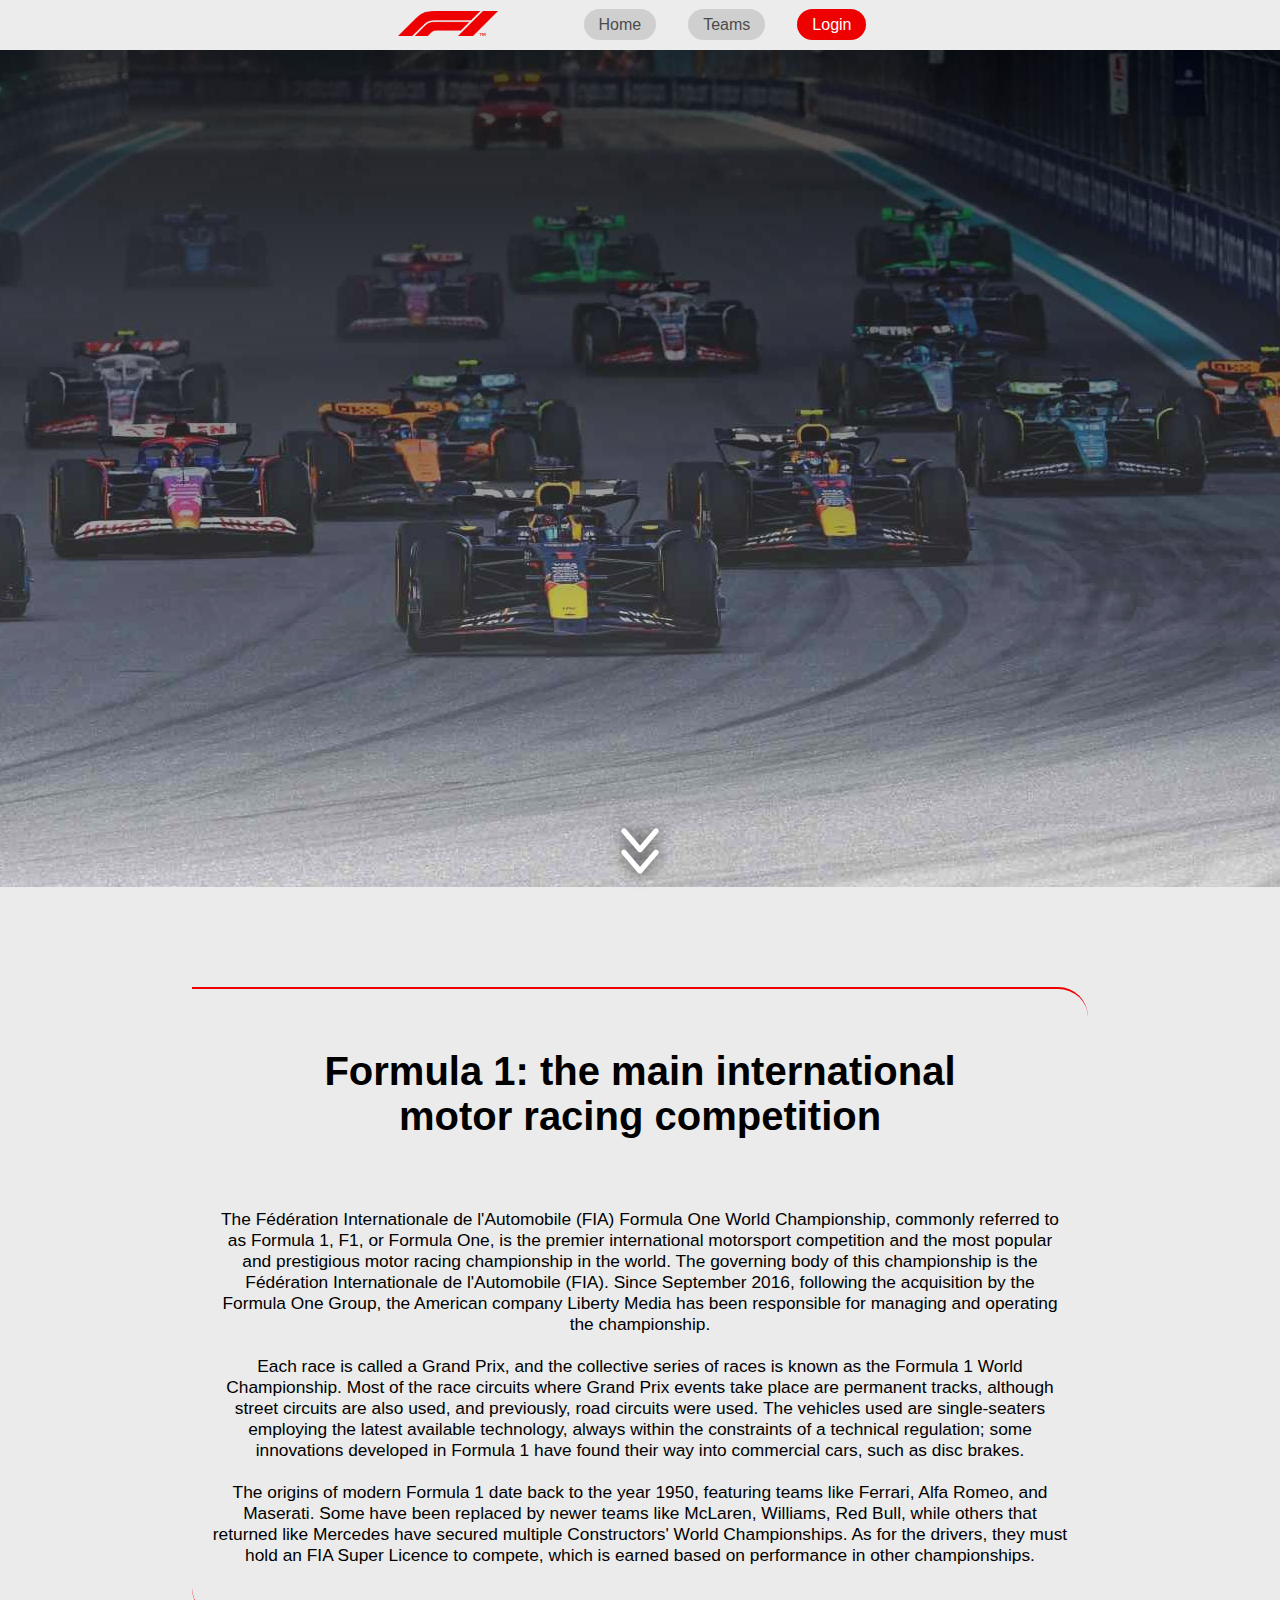
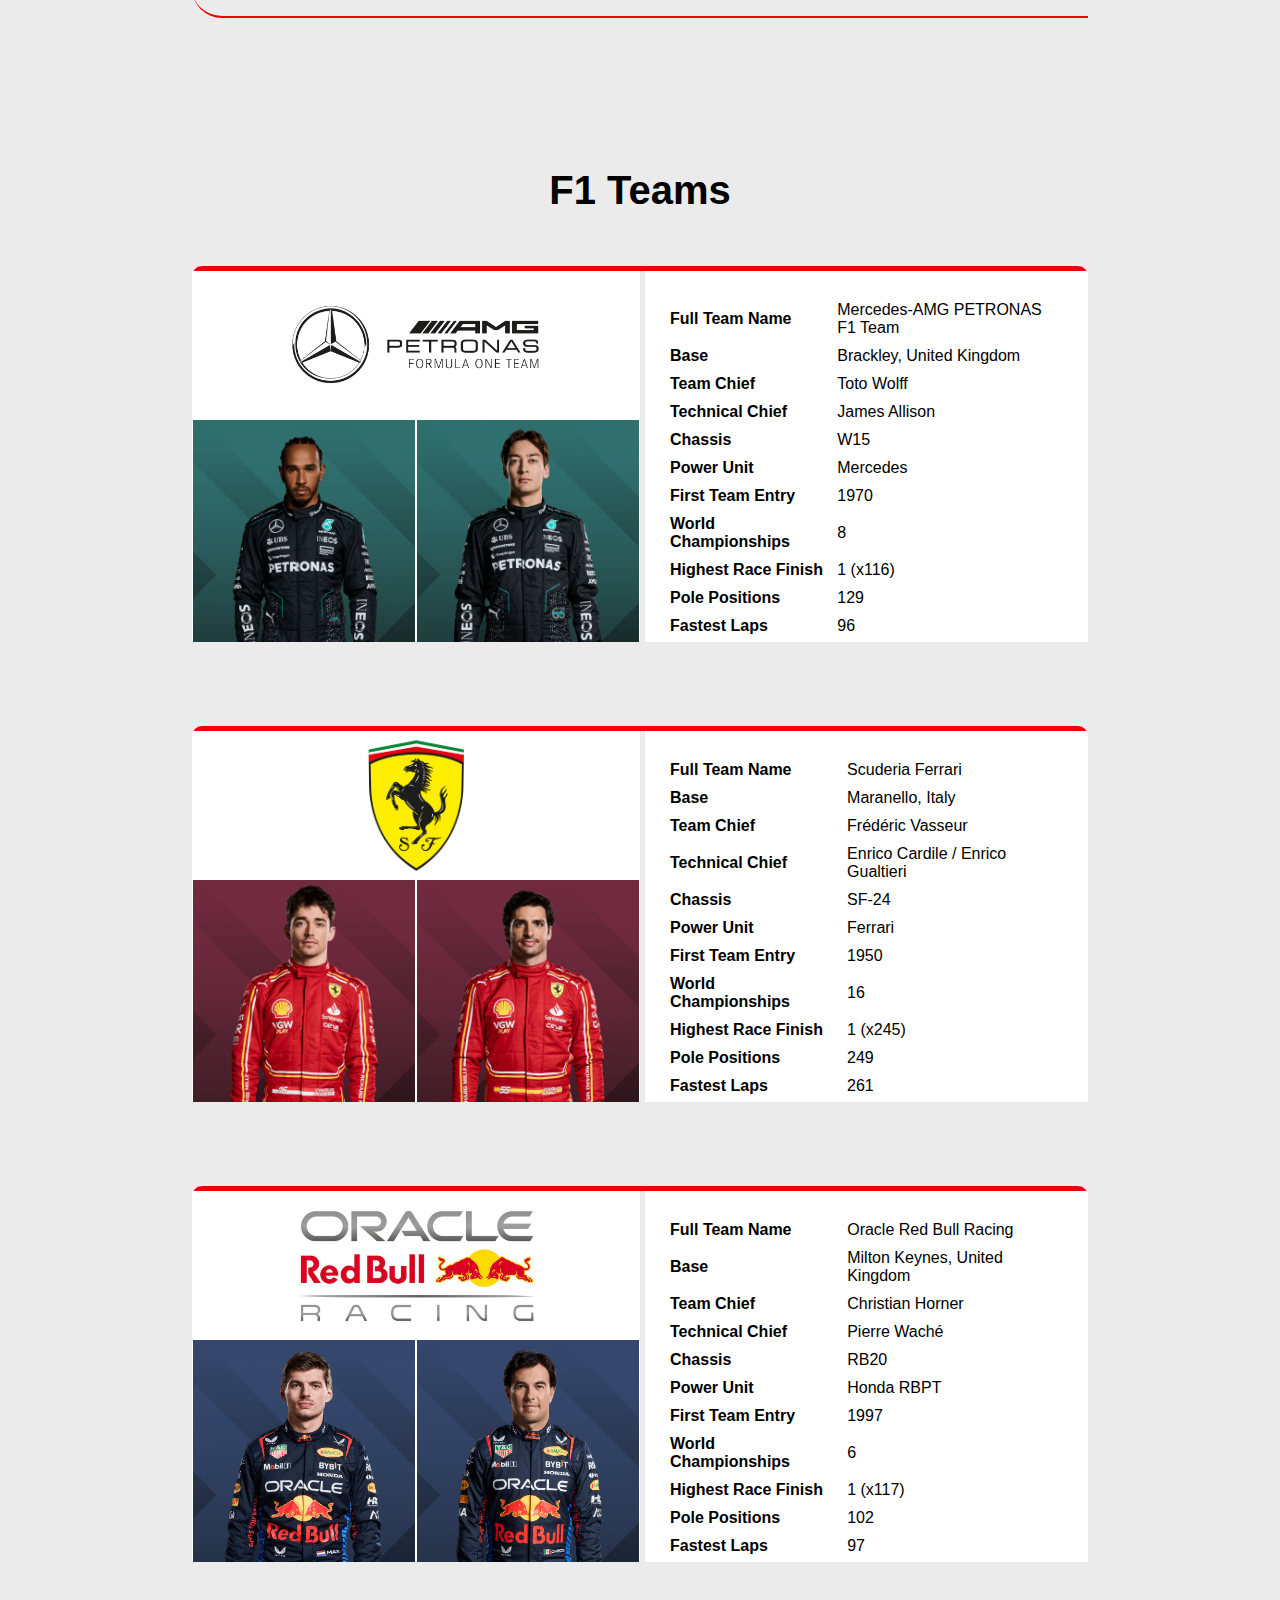
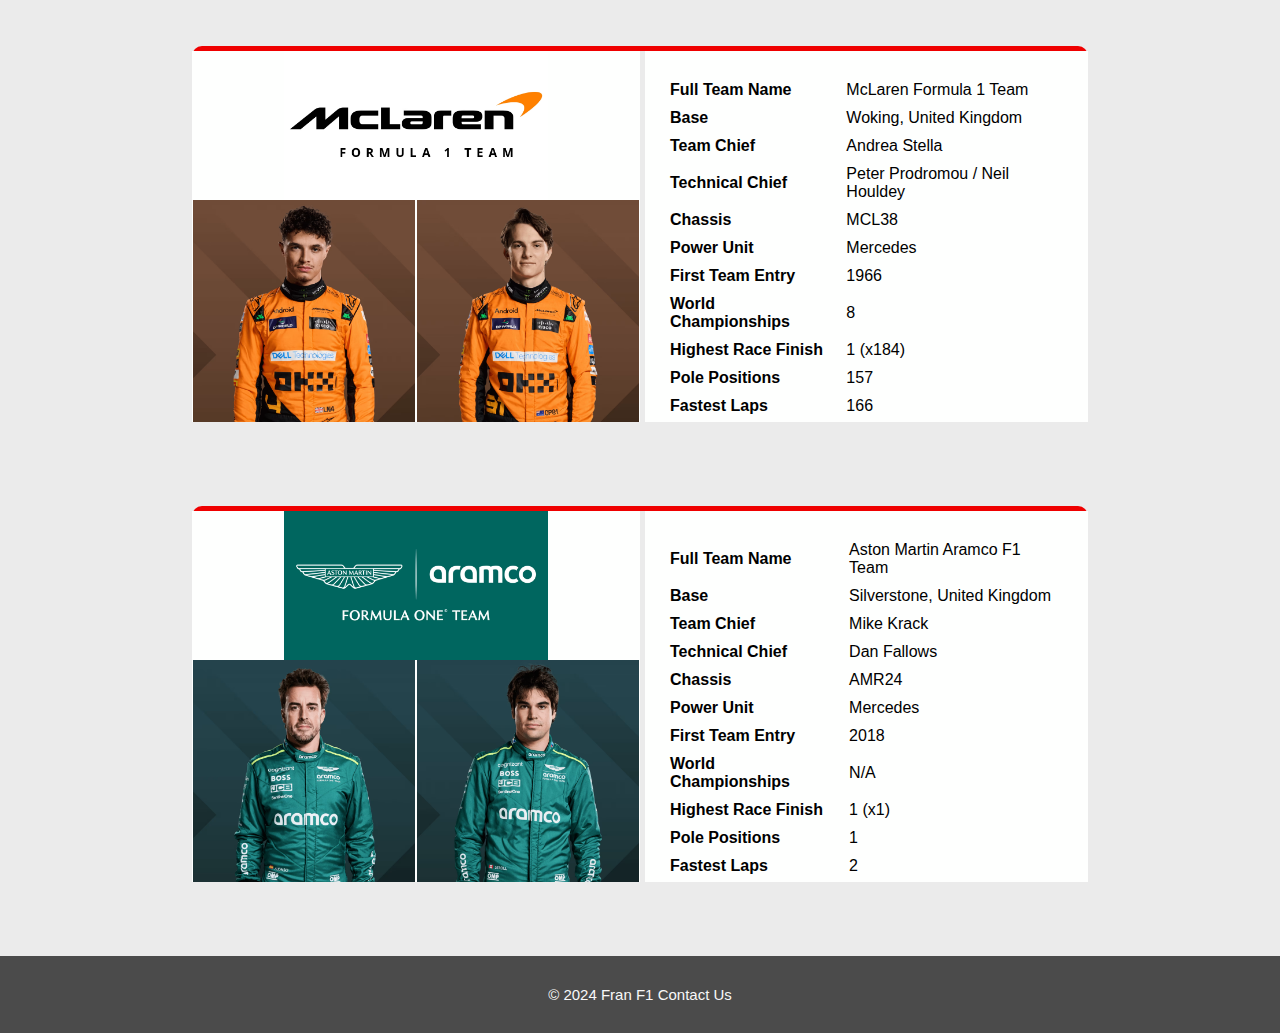
<file: index.html>
<!DOCTYPE html>
<html lang="en">
  <head>
    <meta charset="UTF-8" />
    <meta name="viewport" content="width=device-width, initial-scale=1.0" />
    <link rel="stylesheet" type="text/css" href="style.css" />
    <link
      rel="icon"
      type="image/png"
      sizes="32x32"
      href="page-images/favicon.png"
    />
    <title>F1</title>
  </head>
  <body>
    <nav class="navbar">
      <div class="navbar-logo-container">
        <a href="#"
          ><img
            class="navbar-logo"
            src="page-images/F1.svg.png"
            alt="page-logo"
        /></a>
      </div>
      <input id="menu-toggle" type="checkbox" />
      <label class="menu-button-container" for="menu-toggle">
        <div class="menu-button"></div>
      </label>
      <ul class="menu">
        <li><a href="#">Home</a></li>
        <li><a href="#section-teams">Teams</a></li>
        <li><a class="login-button" href="contact-us.html#login-form">Login</a></li>
      </ul>
    </nav>
    <header class="header">
      <div class="header banner">
        <a href="#main"
          ><img class="header-flechas" src="page-images/flechas.png" alt=""
        /></a>
      </div>
    </header>

    <main class="main" id="main">
      <section class="section-intro" id="section-intro">
        <h1 id="section-title">
          Formula 1: the main international motor racing competition
        </h1>
        <p>
          The Fédération Internationale de l'Automobile (FIA) Formula One World
          Championship, commonly referred to as Formula 1, F1, or Formula One,
          is the premier international motorsport competition and the most
          popular and prestigious motor racing championship in the world. The
          governing body of this championship is the Fédération Internationale
          de l'Automobile (FIA). Since September 2016, following the acquisition
          by the Formula One Group, the American company Liberty Media has been
          responsible for managing and operating the championship.<br /><br />

          Each race is called a Grand Prix, and the collective series of races
          is known as the Formula 1 World Championship. Most of the race
          circuits where Grand Prix events take place are permanent tracks,
          although street circuits are also used, and previously, road circuits
          were used. The vehicles used are single-seaters employing the latest
          available technology, always within the constraints of a technical
          regulation; some innovations developed in Formula 1 have found their
          way into commercial cars, such as disc brakes.<br /><br />

          The origins of modern Formula 1 date back to the year 1950, featuring
          teams like Ferrari, Alfa Romeo, and Maserati. Some have been replaced
          by newer teams like McLaren, Williams, Red Bull, while others that
          returned like Mercedes have secured multiple Constructors' World
          Championships. As for the drivers, they must hold an FIA Super Licence
          to compete, which is earned based on performance in other
          championships.
        </p>
      </section>
      <section class="section-teams" id="section-teams">
        <h2>F1 Teams</h2>
        <div class="grid-team-container">
          <div class="grid-logo">
            <img src="teams-images/mercedes/mercedes.avif" alt="" />
          </div>
          <div class="grid-d1">
            <img
              class="img-link"
              data-url="drivers-pages/hamilton.html"
              src="teams-images/mercedes/hamilton.avif"
              alt=""
            />
          </div>
          <div class="grid-d2">
            <img
              class="img-link"
              data-url="drivers-pages/russell.html"
              src="teams-images/mercedes/russell.avif"
              alt=""
            />
          </div>
          <div class="grid-info">
            <table class="team-info">
              <thead>
                <tr>
                  <th></th>
                  <th></th>
                </tr>
              </thead>
              <tbody>
                <tr>
                  <td>Full Team Name</td>
                  <td>Mercedes-AMG PETRONAS F1 Team</td>
                </tr>
                <tr>
                  <td>Base</td>
                  <td>Brackley, United Kingdom</td>
                </tr>
                <tr>
                  <td>Team Chief</td>
                  <td>Toto Wolff</td>
                </tr>
                <tr>
                  <td>Technical Chief</td>
                  <td>James Allison</td>
                </tr>
                <tr>
                  <td>Chassis</td>
                  <td>W15</td>
                </tr>
                <tr>
                  <td>Power Unit</td>
                  <td>Mercedes</td>
                </tr>
                <tr>
                  <td>First Team Entry</td>
                  <td>1970</td>
                </tr>
                <tr>
                  <td>World Championships</td>
                  <td>8</td>
                </tr>
                <tr>
                  <td>Highest Race Finish</td>
                  <td>1 (x116)</td>
                </tr>
                <tr>
                  <td>Pole Positions</td>
                  <td>129</td>
                </tr>
                <tr>
                  <td>Fastest Laps</td>
                  <td>96</td>
                </tr>
              </tbody>
            </table>
          </div>
        </div>

        <div class="grid-team-container">
          <div class="grid-logo">
            <img src="teams-images/ferrari/ferrari.avif" alt="" />
          </div>
          <div class="grid-d1">
            <img
              class="img-link"
              data-url="drivers-pages/leclerc.html"
              src="teams-images/ferrari/leclerc.avif"
              alt=""
            />
          </div>
          <div class="grid-d2">
            <img
              class="img-link"
              data-url="drivers-pages/sainz.html"
              src="teams-images/ferrari/sainz.avif"
              alt=""
            />
          </div>
          <div class="grid-info">
            <table class="team-info">
              <thead>
                <tr>
                  <th></th>
                  <th></th>
                </tr>
              </thead>
              <tbody>
                <tr>
                  <td>Full Team Name</td>
                  <td>Scuderia Ferrari</td>
                </tr>
                <tr>
                  <td>Base</td>
                  <td>Maranello, Italy</td>
                </tr>
                <tr>
                  <td>Team Chief</td>
                  <td>Frédéric Vasseur</td>
                </tr>
                <tr>
                  <td>Technical Chief</td>
                  <td>Enrico Cardile / Enrico Gualtieri</td>
                </tr>
                <tr>
                  <td>Chassis</td>
                  <td>SF-24</td>
                </tr>
                <tr>
                  <td>Power Unit</td>
                  <td>Ferrari</td>
                </tr>
                <tr>
                  <td>First Team Entry</td>
                  <td>1950</td>
                </tr>
                <tr>
                  <td>World Championships</td>
                  <td>16</td>
                </tr>
                <tr>
                  <td>Highest Race Finish</td>
                  <td>1 (x245)</td>
                </tr>
                <tr>
                  <td>Pole Positions</td>
                  <td>249</td>
                </tr>
                <tr>
                  <td>Fastest Laps</td>
                  <td>261</td>
                </tr>
              </tbody>
            </table>
          </div>
        </div>

        <div class="grid-team-container">
          <div class="grid-logo">
            <img src="teams-images/red-bull/red bull.avif" alt="" />
          </div>
          <div class="grid-d1">
            <img
              class="img-link"
              data-url="drivers-pages/verstappen.html"
              src="teams-images/red-bull/verstappen.avif"
              alt=""
            />
          </div>
          <div class="grid-d2">
            <img
              class="img-link"
              data-url="drivers-pages/perez.html"
              src="teams-images/red-bull/perez.avif"
              alt=""
            />
          </div>
          <div class="grid-info">
            <table class="team-info">
              <thead>
                <tr>
                  <th></th>
                  <th></th>
                </tr>
              </thead>
              <tbody>
                <tr>
                  <td>Full Team Name</td>
                  <td>Oracle Red Bull Racing</td>
                </tr>
                <tr>
                  <td>Base</td>
                  <td>Milton Keynes, United Kingdom</td>
                </tr>
                <tr>
                  <td>Team Chief</td>
                  <td>Christian Horner</td>
                </tr>
                <tr>
                  <td>Technical Chief</td>
                  <td>Pierre Waché</td>
                </tr>
                <tr>
                  <td>Chassis</td>
                  <td>RB20</td>
                </tr>
                <tr>
                  <td>Power Unit</td>
                  <td>Honda RBPT</td>
                </tr>
                <tr>
                  <td>First Team Entry</td>
                  <td>1997</td>
                </tr>
                <tr>
                  <td>World Championships</td>
                  <td>6</td>
                </tr>
                <tr>
                  <td>Highest Race Finish</td>
                  <td>1 (x117)</td>
                </tr>
                <tr>
                  <td>Pole Positions</td>
                  <td>102</td>
                </tr>
                <tr>
                  <td>Fastest Laps</td>
                  <td>97</td>
                </tr>
              </tbody>
            </table>
          </div>
        </div>

        <div class="grid-team-container">
          <div class="grid-logo">
            <img src="teams-images/mclaren/mclaren.avif" alt="" />
          </div>
          <div class="grid-d1">
            <img
              class="img-link"
              data-url="drivers-pages/norris.html"
              src="teams-images/mclaren/norris.avif"
              alt=""
            />
          </div>
          <div class="grid-d2">
            <img
              class="img-link"
              data-url="drivers-pages/piastri.html"
              src="teams-images/mclaren/piastri.avif"
              alt=""
            />
          </div>
          <div class="grid-info">
            <table class="team-info">
              <thead>
                <tr>
                  <th></th>
                  <th></th>
                </tr>
              </thead>
              <tbody>
                <tr>
                  <td>Full Team Name</td>
                  <td>McLaren Formula 1 Team</td>
                </tr>
                <tr>
                  <td>Base</td>
                  <td>Woking, United Kingdom</td>
                </tr>
                <tr>
                  <td>Team Chief</td>
                  <td>Andrea Stella</td>
                </tr>
                <tr>
                  <td>Technical Chief</td>
                  <td>Peter Prodromou / Neil Houldey</td>
                </tr>
                <tr>
                  <td>Chassis</td>
                  <td>MCL38</td>
                </tr>
                <tr>
                  <td>Power Unit</td>
                  <td>Mercedes</td>
                </tr>
                <tr>
                  <td>First Team Entry</td>
                  <td>1966</td>
                </tr>
                <tr>
                  <td>World Championships</td>
                  <td>8</td>
                </tr>
                <tr>
                  <td>Highest Race Finish</td>
                  <td>1 (x184)</td>
                </tr>
                <tr>
                  <td>Pole Positions</td>
                  <td>157</td>
                </tr>
                <tr>
                  <td>Fastest Laps</td>
                  <td>166</td>
                </tr>
              </tbody>
            </table>
          </div>
        </div>

        <div class="grid-team-container">
          <div class="grid-logo">
            <img src="teams-images/aston-martin/aston martin.avif" alt="" />
          </div>
          <div class="grid-d1">
            <img
              class="img-link"
              data-url="drivers-pages/alonso.html"
              src="teams-images/aston-martin/alonso.avif"
              alt=""
            />
          </div>
          <div class="grid-d2">
            <img
              class="img-link"
              data-url="drivers-pages/stroll.html"
              src="teams-images/aston-martin/stroll.avif"
              alt=""
            />
          </div>
          <div class="grid-info">
            <table class="team-info">
              <thead>
                <tr>
                  <th></th>
                  <th></th>
                </tr>
              </thead>
              <tbody>
                <tr>
                  <td>Full Team Name</td>
                  <td>Aston Martin Aramco F1 Team</td>
                </tr>
                <tr>
                  <td>Base</td>
                  <td>Silverstone, United Kingdom</td>
                </tr>
                <tr>
                  <td>Team Chief</td>
                  <td>Mike Krack</td>
                </tr>
                <tr>
                  <td>Technical Chief</td>
                  <td>Dan Fallows</td>
                </tr>
                <tr>
                  <td>Chassis</td>
                  <td>AMR24</td>
                </tr>
                <tr>
                  <td>Power Unit</td>
                  <td>Mercedes</td>
                </tr>
                <tr>
                  <td>First Team Entry</td>
                  <td>2018</td>
                </tr>
                <tr>
                  <td>World Championships</td>
                  <td>N/A</td>
                </tr>
                <tr>
                  <td>Highest Race Finish</td>
                  <td>1 (x1)</td>
                </tr>
                <tr>
                  <td>Pole Positions</td>
                  <td>1</td>
                </tr>
                <tr>
                  <td>Fastest Laps</td>
                  <td>2</td>
                </tr>
              </tbody>
            </table>
          </div>
        </div>
      </section>
    </main>

    <footer class="footer">
      © 2024 Fran F1
      <span class="contact"><a href="contact-us.html#contact-form">Contact Us</a></span>
    </footer>
    <script src="script.js"></script>
  </body>
</html>
</file>
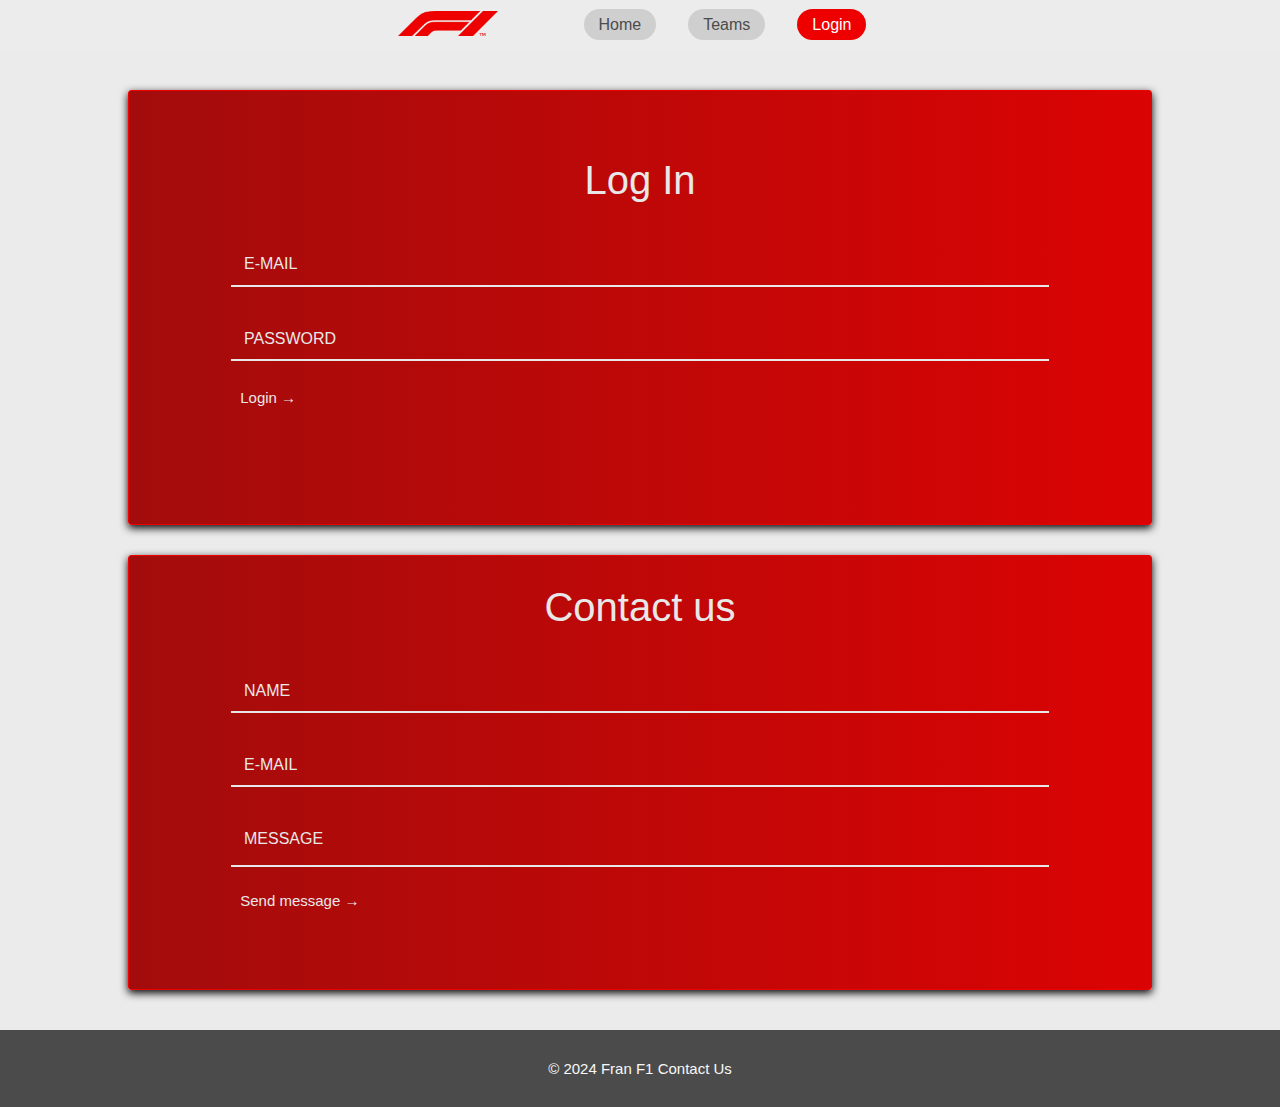
<file: contact-us.html>
<!DOCTYPE html>
<html lang="en">
<head>
    <meta charset="UTF-8">
    <meta name="viewport" content="width=device-width, initial-scale=1.0">
    <link rel="stylesheet" type="text/css" href="style.css" />
    <link
      rel="icon"
      type="image/png"
      sizes="32x32"
      href="page-images/favicon.png"
    />
    <title>F1</title>
</head>
<body>
    <nav class="navbar">
        <div class="navbar-logo-container">
          <a href="index.html"
            ><img
              class="navbar-logo"
              src="page-images/F1.svg.png"
              alt="page-logo"
          /></a>
        </div>
        <input id="menu-toggle" type="checkbox" />
        <label class="menu-button-container" for="menu-toggle">
          <div class="menu-button"></div>
        </label>
        <ul class="menu">
          <li><a href="index.html">Home</a></li>
          <li><a href="index.html#section-teams">Teams</a></li>
          <li><a class="login-button" href="#">Login</a></li>
        </ul>
      </nav>
      <main class="contact-main">
        <div class="container" id="login-form">
          <form class="form form-login">
            <div class="descr">Log In</div>
            <div class="input">
                <input required="" autocomplete="off" name="email" type="email">
                <label for="email">E-mail</label>
            </div>
      
            <div class="input">
                <input required="" name="password" type="password"></input>
                <label for="password">Password</label>
            </div>
            <button>Login →</button>
          </form>
      </div>

        <div class="container" id="contact-form">
          <form class="form">
            <div class="descr">Contact us</div>
            <div class="input">
                <input required="" autocomplete="off" type="text">
                <label for="name">Name</label>
            </div>
      
            <div class="input">
                <input required="" autocomplete="off" name="email" type="text">
                <label for="email">E-mail</label>
            </div>
      
            <div class="input">
                <textarea required="" cols="30" rows="1" id="message"></textarea>
                <label for="message">Message</label>
            </div>
            <button>Send message →</button>
          </form>
      </div>
      </main>
      <footer class="footer">
        © 2024 Fran F1
        <span class="contact"><a href="#">Contact Us</a></span>
      </footer>
</body>
</html>
</file>
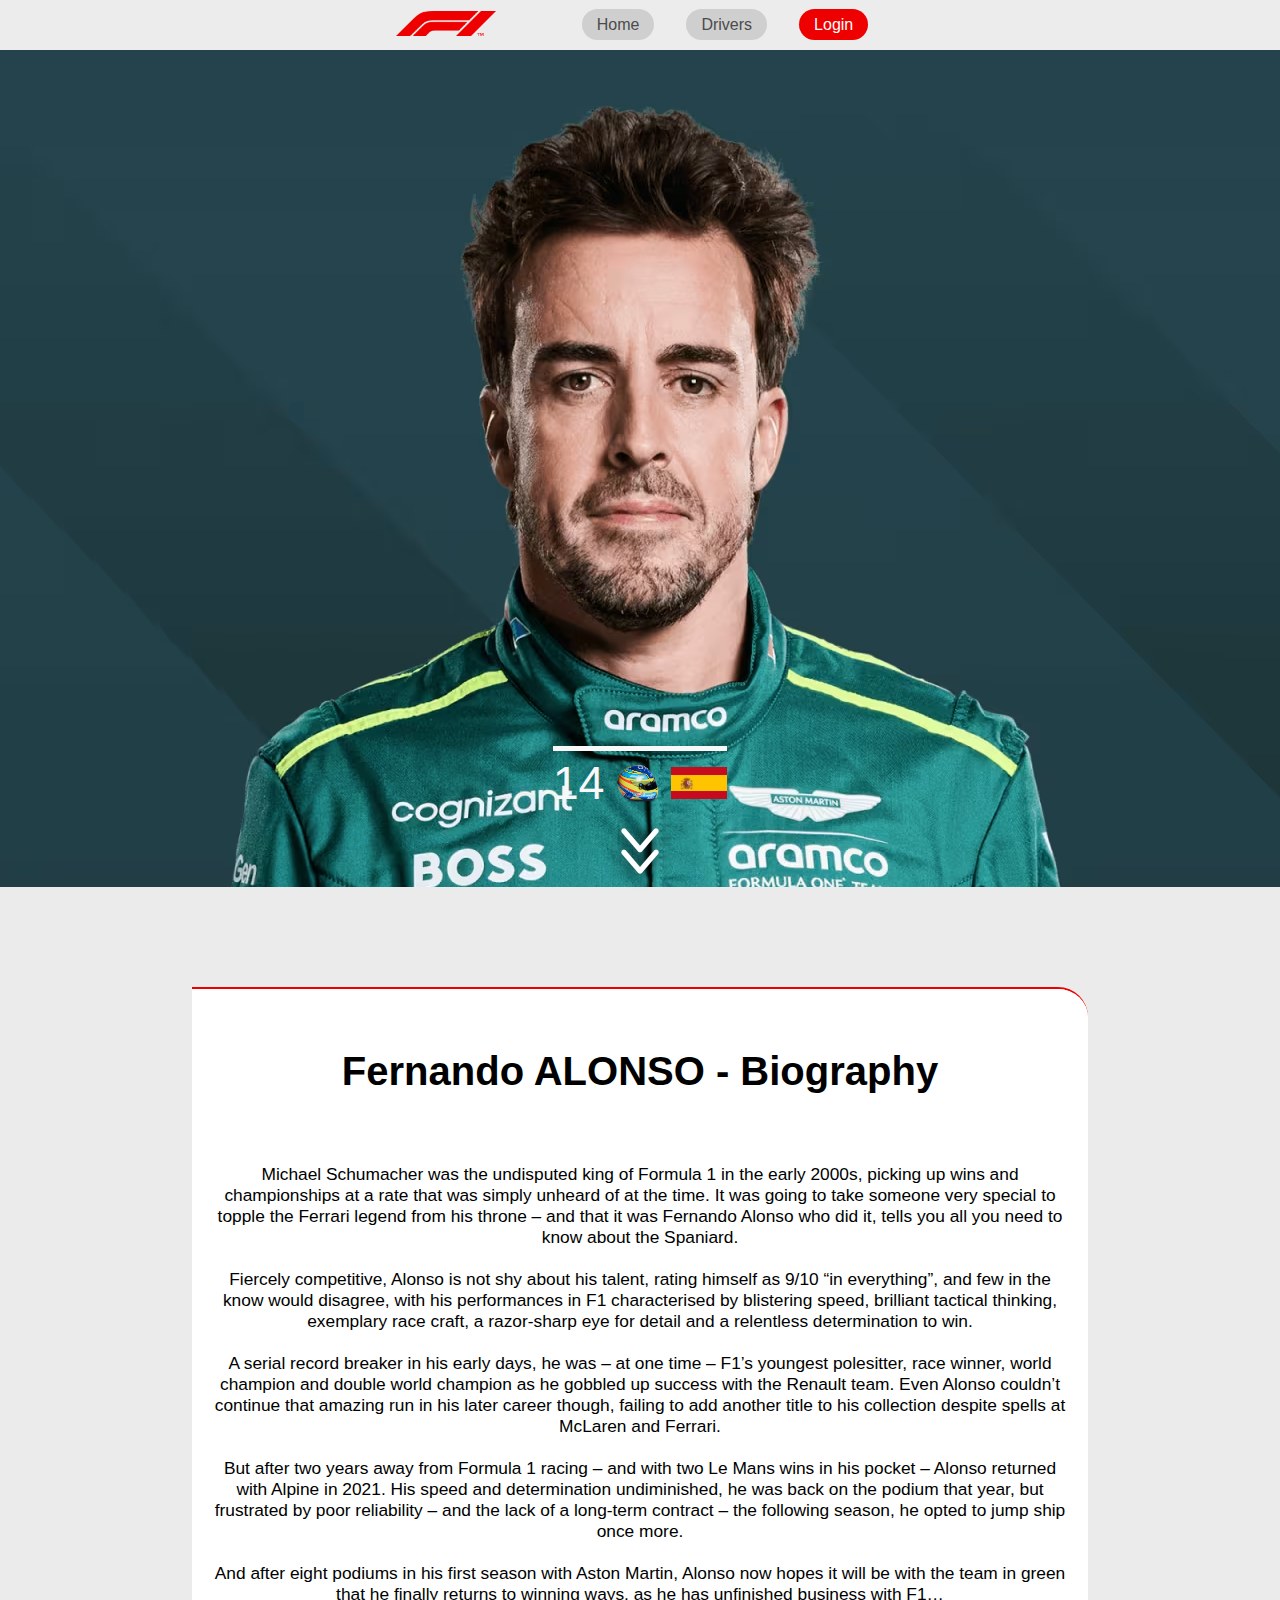
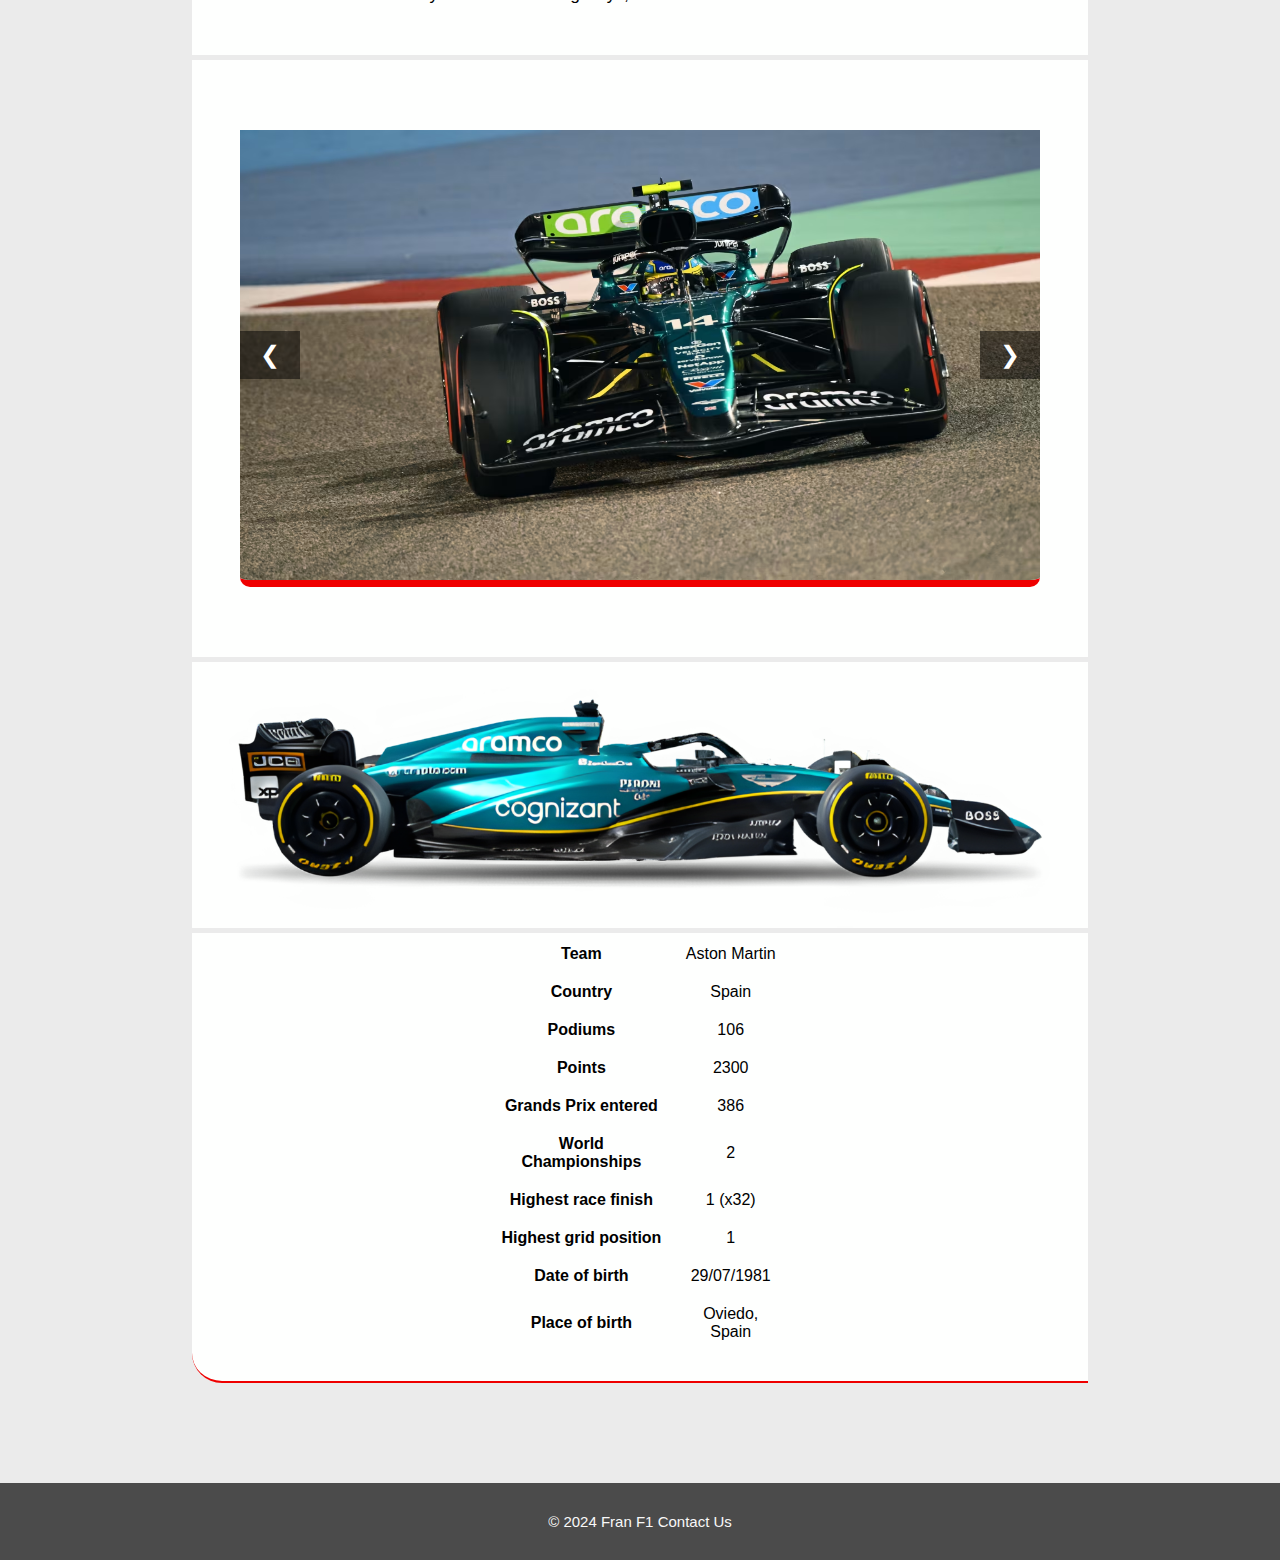
<file: drivers-pages/alonso.html>
<!DOCTYPE html>
<html lang="en">
  <head>
    <meta charset="UTF-8" />
    <meta name="viewport" content="width=device-width, initial-scale=1.0" />
    <link rel="stylesheet" type="text/css" href="../style.css" />
    <link
      rel="icon"
      type="image/png"
      sizes="32x32"
      href="../teams-images/aston-martin/alonso-images/alonso-helmet.avif"
    />
    <title>Fernando Alonso</title>
  </head>
  <body>
    <nav class="navbar">
      <div class="navbar-logo-container">
        <a href="../index.html"
          ><img
            class="navbar-logo"
            src="../page-images/F1.svg.png"
            alt="Page logo"
            title="Page logo"
        /></a>
      </div>
      <input id="menu-toggle" type="checkbox" />
      <label class="menu-button-container" for="menu-toggle">
        <div class="menu-button"></div>
      </label>
      <ul class="menu">
        <li><a href="../index.html">Home</a></li>
        <li class="dropdown">
          <a href="../index.html#section-teams">Drivers</a>
          <div class="dropdown-content">
            <a href="../drivers-pages/hamilton.html"
              >Lewis <strong>HAMILTON</strong></a
            >
            <a href="../drivers-pages/russell.html"
              >George <strong>RUSSELL</strong></a
            >
            <a href="../drivers-pages/leclerc.html"
              >Charles <strong>LECLERC</strong></a
            >
            <a href="../drivers-pages/sainz.html"
              >Carlos <strong>SAINZ</strong></a
            >
            <a href="../drivers-pages/verstappen.html"
              >Max <strong>VERSTAPPEN</strong></a
            >
            <a href="../drivers-pages/perez.html"
              >Sergio <strong>PEREZ</strong></a
            >
            <a href="../drivers-pages/norris.html"
              >Lando <strong>NORRIS</strong></a
            >
            <a href="../drivers-pages/piastri.html"
              >Oscar <strong>PIASTRI</strong></a
            >
            <a href="../drivers-pages/alonso.html"
              >Fernando <strong>ALONSO</strong></a
            >
            <a href="../drivers-pages/stroll.html"
              >Lance <strong>STROLL</strong></a
            >
          </div>
        </li>
        <li>
          <a class="login-button" href="../contact-us.html#login-form">Login</a>
        </li>
      </ul>
    </nav>
    <header class="header">
      <div class="header alonso-banner">
        <div class="driver-items">
          <span title="Fernando Alonso's number">14</span>
          <img
            class="driver-helmet"
            src="../teams-images/aston-martin/alonso-images/alonso-helmet.avif"
            alt="Alonso's helmet"
            title="Alonso's helmet"
          />
          <img
            class="flag"
            src="../teams-images/aston-martin/spain-flag.avif"
            alt="Fernando Alonso's nationality - Spain"
            title="Spain - Fernando Alonso's nationality"
          />
        </div>
        <a href="#section-intro"
          ><img
            class="header-flechas"
            src="../page-images/flechas.png"
            alt=""
        /></a>
      </div>
    </header>

    <main class="main driver-main">
      <section class="section-intro driver-intro" id="section-intro">
        <h1 id="section-title">Fernando ALONSO - Biography</h1>
        <p>
          Michael Schumacher was the undisputed king of Formula 1 in the early
          2000s, picking up wins and championships at a rate that was simply
          unheard of at the time. It was going to take someone very special to
          topple the Ferrari legend from his throne – and that it was Fernando
          Alonso who did it, tells you all you need to know about the
          Spaniard.<br /><br />

          Fiercely competitive, Alonso is not shy about his talent, rating
          himself as 9/10 “in everything”, and few in the know would disagree,
          with his performances in F1 characterised by blistering speed,
          brilliant tactical thinking, exemplary race craft, a razor-sharp eye
          for detail and a relentless determination to win.<br /><br />

          A serial record breaker in his early days, he was – at one time – F1’s
          youngest polesitter, race winner, world champion and double world
          champion as he gobbled up success with the Renault team. Even Alonso
          couldn’t continue that amazing run in his later career though, failing
          to add another title to his collection despite spells at McLaren and
          Ferrari.<br /><br />

          But after two years away from Formula 1 racing – and with two Le Mans
          wins in his pocket – Alonso returned with Alpine in 2021. His speed
          and determination undiminished, he was back on the podium that year,
          but frustrated by poor reliability – and the lack of a long-term
          contract – the following season, he opted to jump ship once more.<br /><br />

          And after eight podiums in his first season with Aston Martin, Alonso
          now hopes it will be with the team in green that he finally returns to
          winning ways, as he has unfinished business with F1…
        </p>
      </section>
      <section class="slider">
        <div class="slides">
          <img
            src="../teams-images/aston-martin/alonso-images/image1.avif"
            alt="slide 1"
          />
          <img
            src="../teams-images/aston-martin/alonso-images/image2.avif"
            alt="slide 2"
          />
          <img
            src="../teams-images/aston-martin/alonso-images/image3.avif"
            alt="slide 3"
          />
        </div>
        <button class="prev" onclick="moveSlide(-1)">&#10094;</button>
        <button class="next" onclick="moveSlide(1)">&#10095;</button>
      </section>
      <section class="section-driver">
        <div class="driver-info">
          <div class="driver-car">
            <img
              src="../teams-images/aston-martin/aston-martin_car.png"
              alt="Aston Martin team car"
              title="Aston Martin team car"
            />
          </div>
          <div class="table-info-container">
            <table class="driver-info-table">
              <thead>
                <tr>
                  <th></th>
                  <th></th>
                </tr>
              </thead>
              <tbody>
                <tr>
                  <td>Team</td>
                  <td>Aston Martin</td>
                </tr>
                <tr>
                  <td>Country</td>
                  <td>Spain</td>
                </tr>
                <tr>
                  <td>Podiums</td>
                  <td>106</td>
                </tr>
                <tr>
                  <td>Points</td>
                  <td>2300</td>
                </tr>
                <tr>
                  <td>Grands Prix entered</td>
                  <td>386</td>
                </tr>
                <tr>
                  <td>World Championships</td>
                  <td>2</td>
                </tr>
                <tr>
                  <td>Highest race finish</td>
                  <td>1 (x32)</td>
                </tr>
                <tr>
                  <td>Highest grid position</td>
                  <td>1</td>
                </tr>
                <tr>
                  <td>Date of birth</td>
                  <td>29/07/1981</td>
                </tr>
                <tr>
                  <td>Place of birth</td>
                  <td>Oviedo, Spain</td>
                </tr>
              </tbody>
            </table>
          </div>
        </div>
      </section>
    </main>

    <footer class="footer">
      © 2024 Fran F1
      <span class="contact"
        ><a href="../contact-us.html#contact-form">Contact Us</a></span
      >
    </footer>
    <script src="../script.js"></script>
  </body>
</html>
</file>
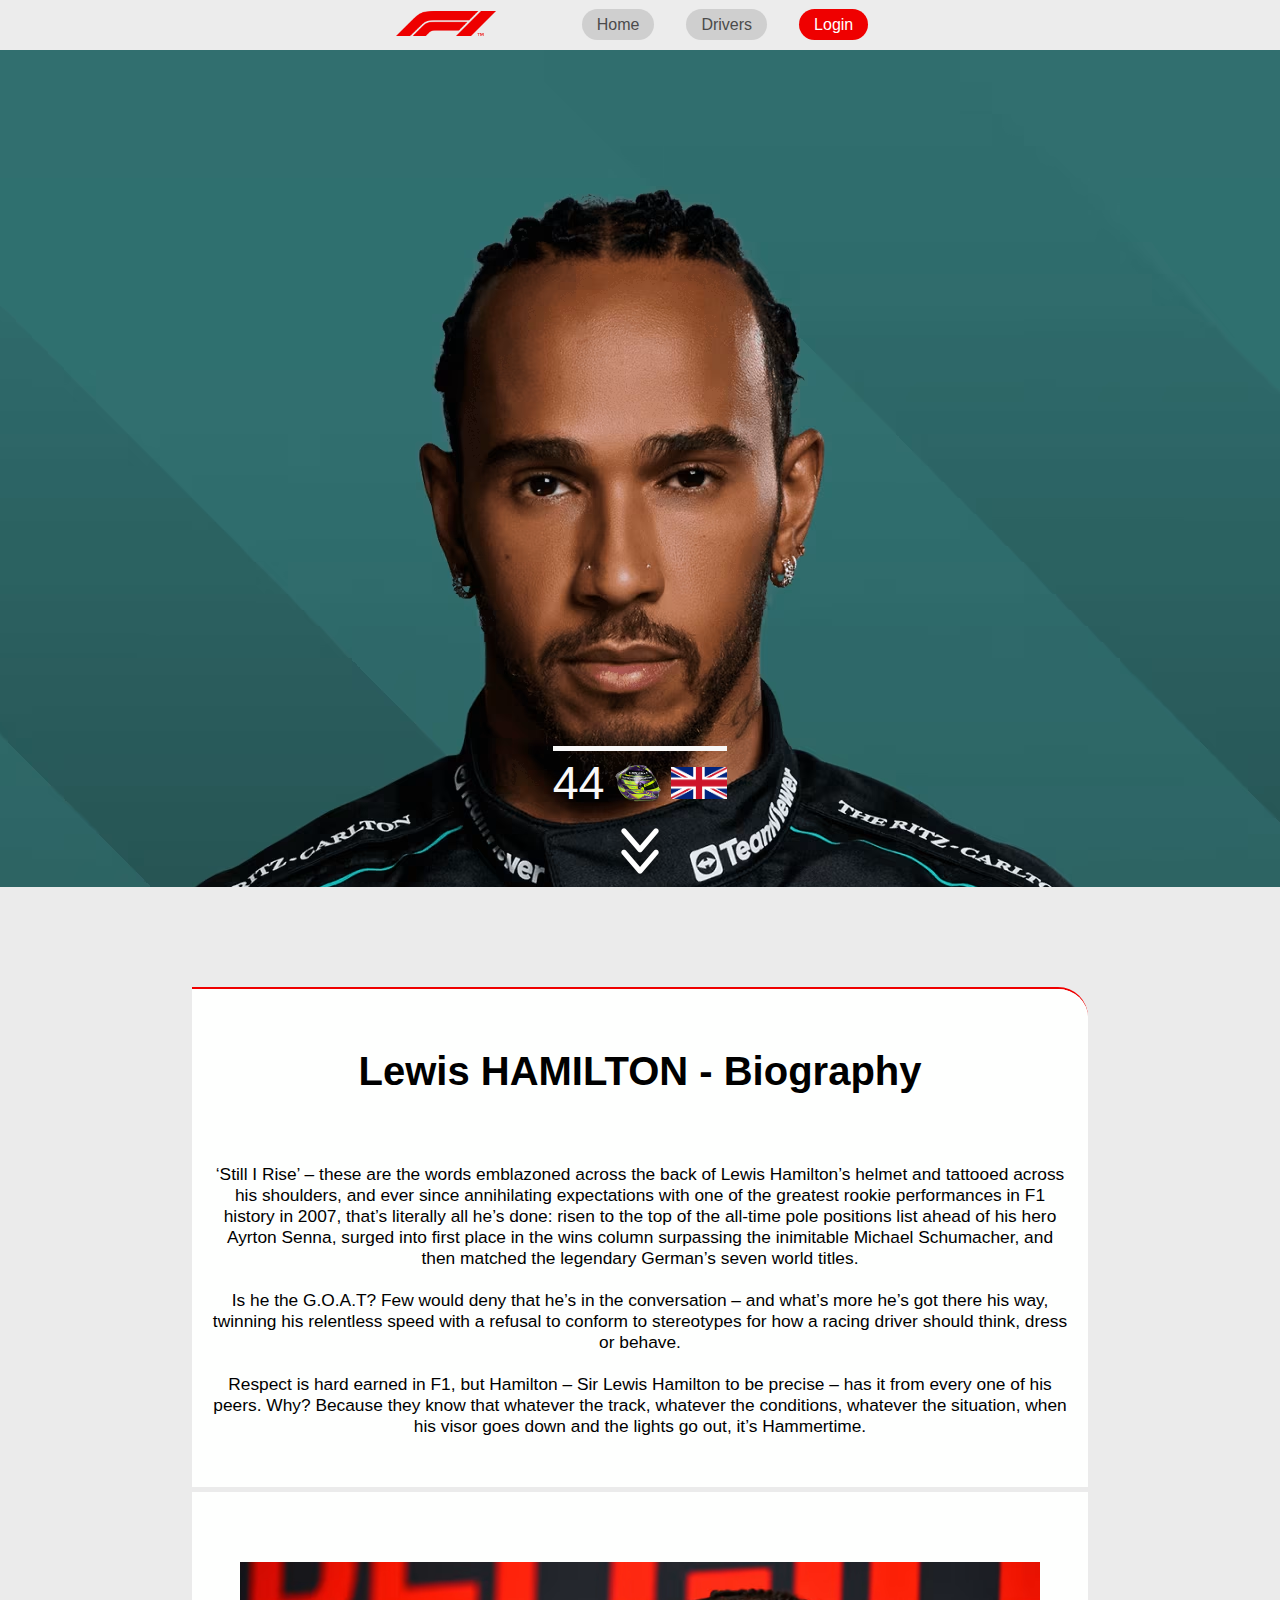
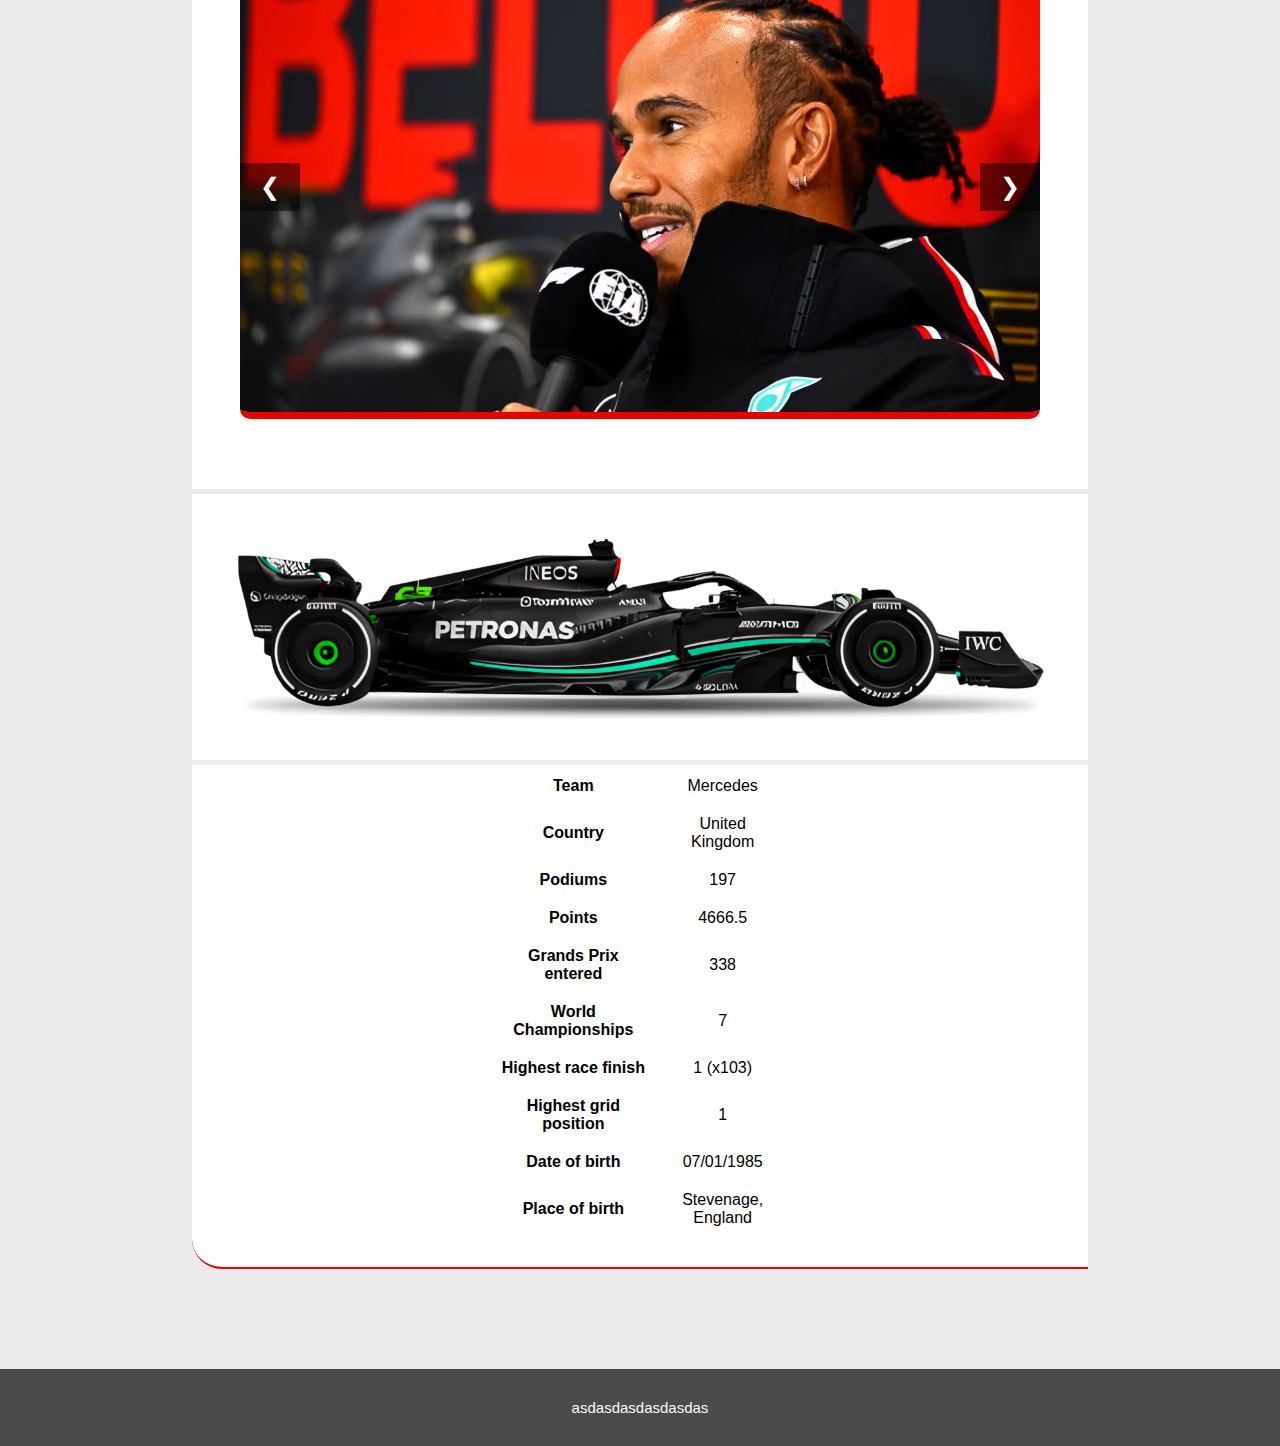
<file: drivers-pages/hamilton.html>
<!DOCTYPE html>
<html lang="en">
<head>
    <meta charset="UTF-8">
    <meta name="viewport" content="width=device-width, initial-scale=1.0">
    <link rel="stylesheet" type="text/css" href="../style.css">
    <link rel="icon" type="image/png" sizes="32x32" href="../teams-images/mercedes/hamilton-images/hamilton-helmet.avif">
    <title>Lewis Hamilton</title>
</head>
<body>
  <nav class="navbar">
    <div class="navbar-logo-container">
      <a href="../index.html"><img class="navbar-logo" src="../page-images/F1.svg.png" alt="page-logo"></a>
    </div>
    <input id="menu-toggle" type="checkbox" />
    <label class='menu-button-container' for="menu-toggle">
    <div class='menu-button'></div>
  </label>
    <ul class="menu">
      <li><a href="../index.html">Home</a></li>
      <li class="dropdown">
        <a href="../index.html#section-teams">Drivers</a>
        <div class="dropdown-content">
          <a href="../drivers-pages/hamilton.html">Lewis <strong>HAMILTON</strong></a>
          <a href="../drivers-pages/russell.html">George <strong>RUSSELL</strong></a>
          <a href="../drivers-pages/leclerc.html">Charles <strong>LECLERC</strong></a>
          <a href="../drivers-pages/sainz.html">Carlos <strong>SAINZ</strong></a>
          <a href="../drivers-pages/verstappen.html">Max <strong>VERSTAPPEN</strong></a>
          <a href="../drivers-pages/perez.html">Sergio <strong>PEREZ</strong></a>
          <a href="../drivers-pages/norris.html">Lando <strong>NORRIS</strong></a>
          <a href="../drivers-pages/piastri.html">Oscar <strong>PIASTRI</strong></a>
          <a href="../drivers-pages/alonso.html">Fernando <strong>ALONSO</strong></a>
          <a href="../drivers-pages/stroll.html">Lance <strong>STROLL</strong></a>
        </div>
    </li>
      <li><a class="login-button" href="#">Login</a></li>
    </ul>
  </nav>
    <header class="header">
        <div class="header hamilton-banner">
          <div class="driver-items">
            <span>44</span>
            <img class="driver-helmet" src="../teams-images/mercedes/hamilton-images/hamilton-helmet.avif" alt="hamilton-helmet">
            <img class="flag" src="../teams-images/mercedes/united-kingdom-flag.avif" alt="united-kingdom-flag">
          </div>
            <a href="#section-intro"><img class="header-flechas" src="../page-images/flechas.png" alt="flechas-content"></a>
        </div>
        
    </header>

    <main class="main driver-main">
        <section class="section-intro driver-intro" id="section-intro">
            <h1 id="section-title">Lewis HAMILTON - Biography</h1>
            <p>
                ‘Still I Rise’ – these are the words emblazoned across the back of Lewis Hamilton’s helmet and tattooed across his shoulders, and ever since annihilating expectations with one of the greatest rookie performances in F1 history in 2007, that’s literally all he’s done: risen to the top of the all-time pole positions list ahead of his hero Ayrton Senna, surged into first place in the wins column surpassing the inimitable Michael Schumacher, and then matched the legendary German’s seven world titles.<br><br>

                Is he the G.O.A.T? Few would deny that he’s in the conversation – and what’s more he’s got there his way, twinning his relentless speed with a refusal to conform to stereotypes for how a racing driver should think, dress or behave.<br><br>

                Respect is hard earned in F1, but Hamilton – Sir Lewis Hamilton to be precise – has it from every one of his peers. Why? Because they know that whatever the track, whatever the conditions, whatever the situation, when his visor goes down and the lights go out, it’s Hammertime.
            </p>
        </section>
        <section class="slider">
            <div class="slides">
                <img src="../teams-images/mercedes/hamilton-images/image1.avif" alt="slide 1">
                <img src="../teams-images/mercedes/hamilton-images/image2.avif" alt="slide 2">
                <img src="../teams-images/mercedes/hamilton-images/image3.avif" alt="slide 3">
                <img src="../teams-images/mercedes/hamilton-images/image4.avif" alt="slide 4">
                <img src="../teams-images/mercedes/hamilton-images/image5.avif" alt="slide 5">
            </div>
            <button class="prev" onclick="moveSlide(-1)">&#10094;</button>
            <button class="next" onclick="moveSlide(1)">&#10095;</button>
        </section>
        <section class="section-driver">
                <div class="driver-info">
                    <div class="driver-car"><img src="../teams-images/mercedes/mercedes-car.png" alt="mercedes-car"></div>
                    <div class="table-info-container">
                        <table class="driver-info-table">
                            <thead>
                              <tr>
                                <th></th>
                                <th></th>
                              </tr>
                            </thead>
                            <tbody>
                              <tr>
                                <td>Team</td>
                                <td>Mercedes</td>
                              </tr>
                              <tr>
                                <td>Country</td>
                                <td>United Kingdom</td>
                              </tr>
                              <tr>
                                <td>Podiums</td>
                                <td>197</td>
                              </tr>
                              <tr>
                                <td>Points</td>
                                <td>4666.5</td>
                              </tr>
                              <tr>
                                <td>Grands Prix entered</td>
                                <td>338</td>
                              </tr>
                              <tr>
                                <td>World Championships
                                </td>
                                <td>7</td>
                              </tr>
                              <tr>
                                <td>Highest race finish</td>
                                <td>1 (x103)</td>
                              </tr>
                              <tr>
                                <td>Highest grid position</td>
                                <td>1</td>
                              </tr>
                              <tr>
                                <td>Date of birth</td>
                                <td>07/01/1985</td>
                              </tr>
                              <tr>
                                <td>Place of birth</td>
                                <td>Stevenage, England</td>
                              </tr>
                            </tbody>
                        </table>
                    </div>
                </div>
        </section>
    </main>

    <footer class="footer">
        asdasdasdasdasdas
    </footer>
    <script src="../script.js"></script>
</body>
</html>
</file>
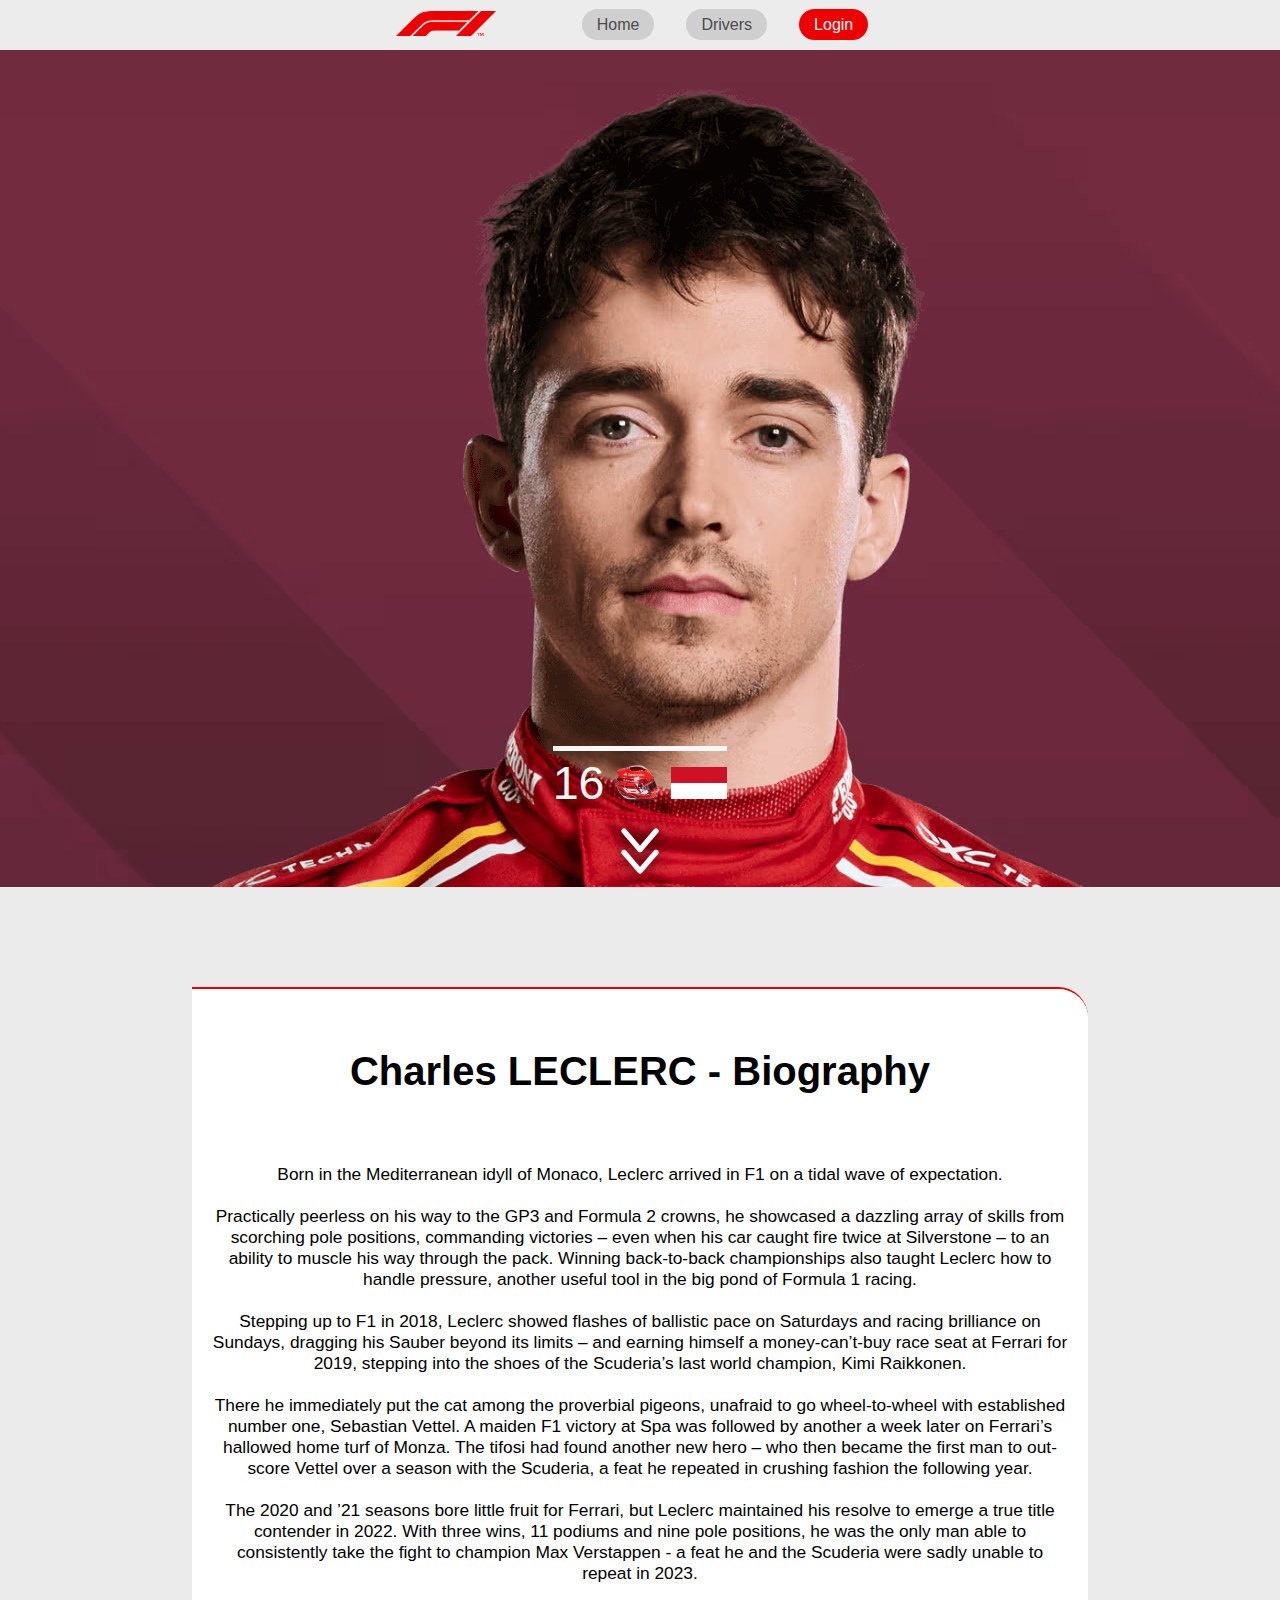
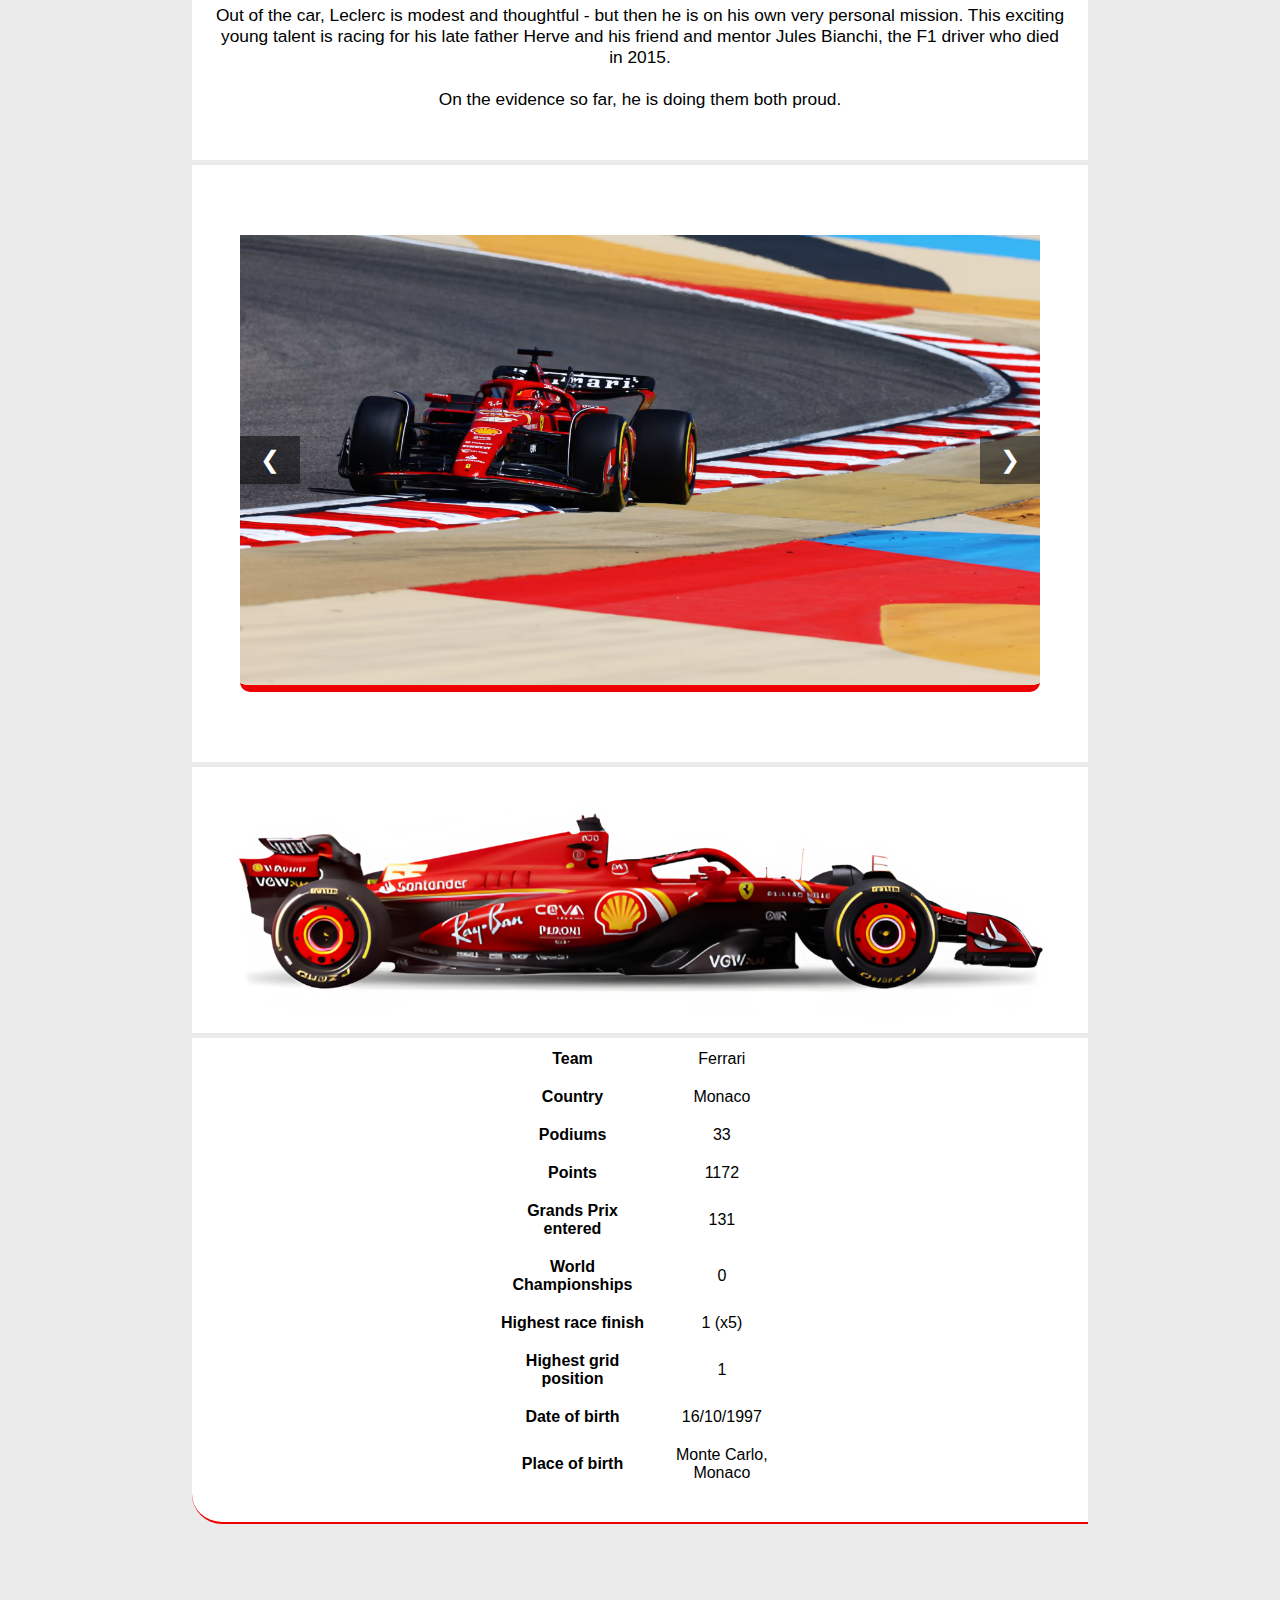
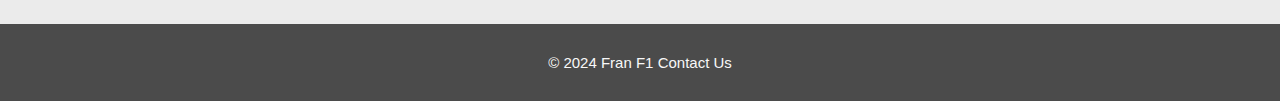
<file: drivers-pages/leclerc.html>
<!DOCTYPE html>
<html lang="en">
  <head>
    <meta charset="UTF-8" />
    <meta name="viewport" content="width=device-width, initial-scale=1.0" />
    <link rel="stylesheet" type="text/css" href="../style.css" />
    <link
      rel="icon"
      type="image/png"
      sizes="32x32"
      href="../teams-images/ferrari/leclerc-images/leclerc-helmet.avif"
    />
    <title>Charles Leclerc</title>
  </head>
  <body>
    <nav class="navbar">
      <div class="navbar-logo-container">
        <a href="../index.html"
          ><img
            class="navbar-logo"
            src="../page-images/F1.svg.png"
            alt="Page logo"
            title="Page logo"
        /></a>
      </div>
      <input id="menu-toggle" type="checkbox" />
      <label class="menu-button-container" for="menu-toggle">
        <div class="menu-button"></div>
      </label>
      <ul class="menu">
        <li><a href="../index.html">Home</a></li>
        <li class="dropdown">
          <a href="../index.html#section-teams">Drivers</a>
          <div class="dropdown-content">
            <a href="../drivers-pages/hamilton.html"
              >Lewis <strong>HAMILTON</strong></a
            >
            <a href="../drivers-pages/russell.html"
              >George <strong>RUSSELL</strong></a
            >
            <a href="../drivers-pages/leclerc.html"
              >Charles <strong>LECLERC</strong></a
            >
            <a href="../drivers-pages/sainz.html"
              >Carlos <strong>SAINZ</strong></a
            >
            <a href="../drivers-pages/verstappen.html"
              >Max <strong>VERSTAPPEN</strong></a
            >
            <a href="../drivers-pages/perez.html"
              >Sergio <strong>PEREZ</strong></a
            >
            <a href="../drivers-pages/norris.html"
              >Lando <strong>NORRIS</strong></a
            >
            <a href="../drivers-pages/piastri.html"
              >Oscar <strong>PIASTRI</strong></a
            >
            <a href="../drivers-pages/alonso.html"
              >Fernando <strong>ALONSO</strong></a
            >
            <a href="../drivers-pages/stroll.html"
              >Lance <strong>STROLL</strong></a
            >
          </div>
        </li>
        <li>
          <a class="login-button" href="../contact-us.html#login-form">Login</a>
        </li>
      </ul>
    </nav>
    <header class="header">
      <div class="header leclerc-banner">
        <div class="driver-items">
          <span title="Charles Leclerc's number">16</span>
          <img
            class="driver-helmet"
            src="../teams-images/ferrari/leclerc-images/leclerc-helmet.avif"
            alt="Charles Leclerc's helmet"
            title="Charles Leclerc's' helmet"
          />
          <img
            class="flag"
            src="../teams-images/ferrari/monaco-flag.avif"
            alt="Charles Leclerc's nationality - Monaco"
            title="Monaco - Charles Leclerc's nationality"
          />
        </div>
        <a href="#section-intro"
          ><img class="header-flechas" src="../page-images/flechas.png" alt=""
        /></a>
      </div>
    </header>

    <main class="main driver-main">
      <section class="section-intro driver-intro" id="section-intro">
        <h1 id="section-title">Charles LECLERC - Biography</h1>
        <p>
          Born in the Mediterranean idyll of Monaco, Leclerc arrived in F1 on a
          tidal wave of expectation.<br /><br />

          Practically peerless on his way to the GP3 and Formula 2 crowns, he
          showcased a dazzling array of skills from scorching pole positions,
          commanding victories – even when his car caught fire twice at
          Silverstone – to an ability to muscle his way through the pack.
          Winning back-to-back championships also taught Leclerc how to handle
          pressure, another useful tool in the big pond of Formula 1 racing.<br /><br />

          Stepping up to F1 in 2018, Leclerc showed flashes of ballistic pace on
          Saturdays and racing brilliance on Sundays, dragging his Sauber beyond
          its limits – and earning himself a money-can’t-buy race seat at
          Ferrari for 2019, stepping into the shoes of the Scuderia’s last world
          champion, Kimi Raikkonen.<br /><br />

          There he immediately put the cat among the proverbial pigeons,
          unafraid to go wheel-to-wheel with established number one, Sebastian
          Vettel. A maiden F1 victory at Spa was followed by another a week
          later on Ferrari’s hallowed home turf of Monza. The tifosi had found
          another new hero – who then became the first man to out-score Vettel
          over a season with the Scuderia, a feat he repeated in crushing
          fashion the following year.<br /><br />

          The 2020 and ’21 seasons bore little fruit for Ferrari, but Leclerc
          maintained his resolve to emerge a true title contender in 2022. With
          three wins, 11 podiums and nine pole positions, he was the only man
          able to consistently take the fight to champion Max Verstappen - a
          feat he and the Scuderia were sadly unable to repeat in 2023.<br /><br />

          Out of the car, Leclerc is modest and thoughtful - but then he is on
          his own very personal mission. This exciting young talent is racing
          for his late father Herve and his friend and mentor Jules Bianchi, the
          F1 driver who died in 2015.<br /><br />

          On the evidence so far, he is doing them both proud.
        </p>
      </section>
      <section class="slider">
        <div class="slides">
          <img
            src="../teams-images/ferrari/leclerc-images/image1.avif"
            alt="slide 1"
          />
          <img
            src="../teams-images/ferrari/leclerc-images/image2.avif"
            alt="slide 2"
          />
          <img
            src="../teams-images/ferrari/leclerc-images/image3.avif"
            alt="slide 3"
          />
        </div>
        <button class="prev" onclick="moveSlide(-1)">&#10094;</button>
        <button class="next" onclick="moveSlide(1)">&#10095;</button>
      </section>
      <section class="section-driver">
        <div class="driver-info">
          <div class="driver-car">
            <img
              src="../teams-images/ferrari/ferrari-car.png"
              alt="Ferrari team car"
              title="Ferrari team car"
            />
          </div>
          <div class="table-info-container">
            <table class="driver-info-table">
              <thead>
                <tr>
                  <th></th>
                  <th></th>
                </tr>
              </thead>
              <tbody>
                <tr>
                  <td>Team</td>
                  <td>Ferrari</td>
                </tr>
                <tr>
                  <td>Country</td>
                  <td>Monaco</td>
                </tr>
                <tr>
                  <td>Podiums</td>
                  <td>33</td>
                </tr>
                <tr>
                  <td>Points</td>
                  <td>1172</td>
                </tr>
                <tr>
                  <td>Grands Prix entered</td>
                  <td>131</td>
                </tr>
                <tr>
                  <td>World Championships</td>
                  <td>0</td>
                </tr>
                <tr>
                  <td>Highest race finish</td>
                  <td>1 (x5)</td>
                </tr>
                <tr>
                  <td>Highest grid position</td>
                  <td>1</td>
                </tr>
                <tr>
                  <td>Date of birth</td>
                  <td>16/10/1997</td>
                </tr>
                <tr>
                  <td>Place of birth</td>
                  <td>Monte Carlo, Monaco</td>
                </tr>
              </tbody>
            </table>
          </div>
        </div>
      </section>
    </main>

    <footer class="footer">
      © 2024 Fran F1
      <span class="contact"
        ><a href="../contact-us.html#contact-form">Contact Us</a></span
      >
    </footer>
    <script src="../script.js"></script>
  </body>
</html>
</file>
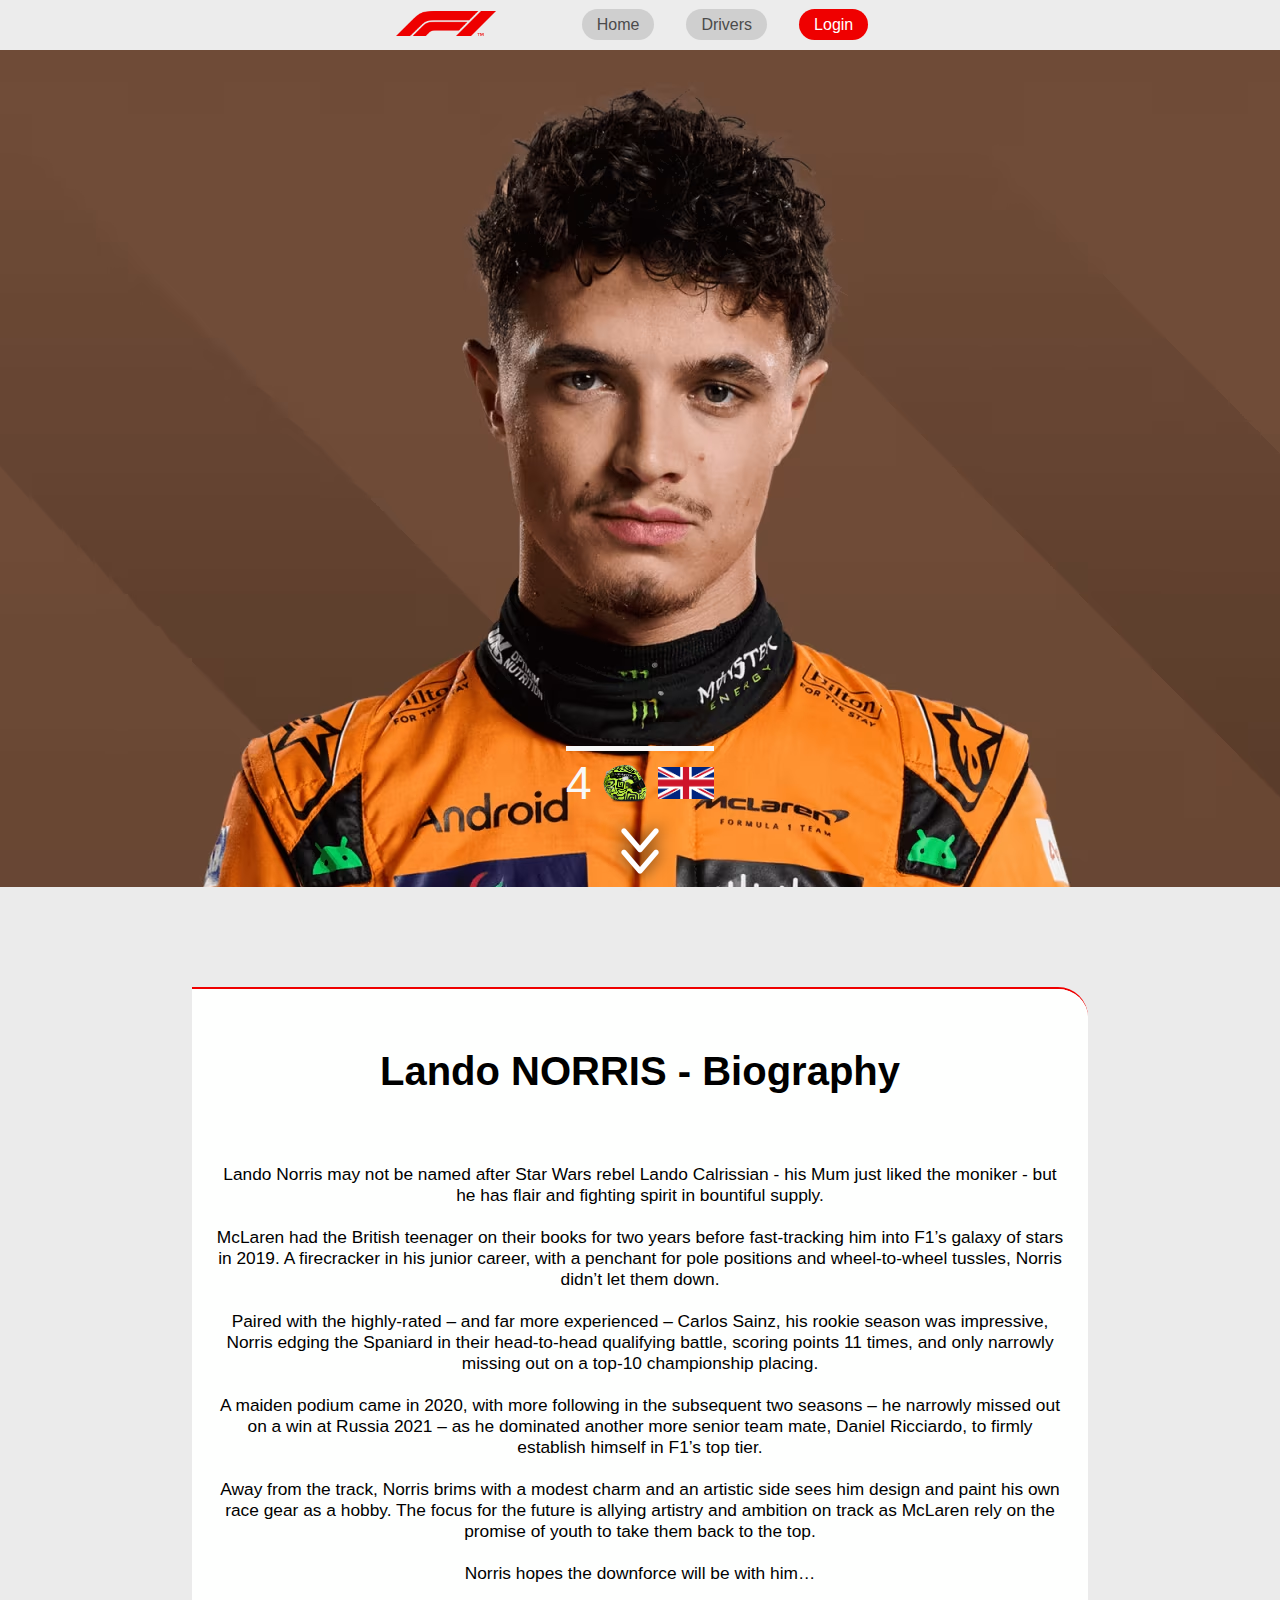
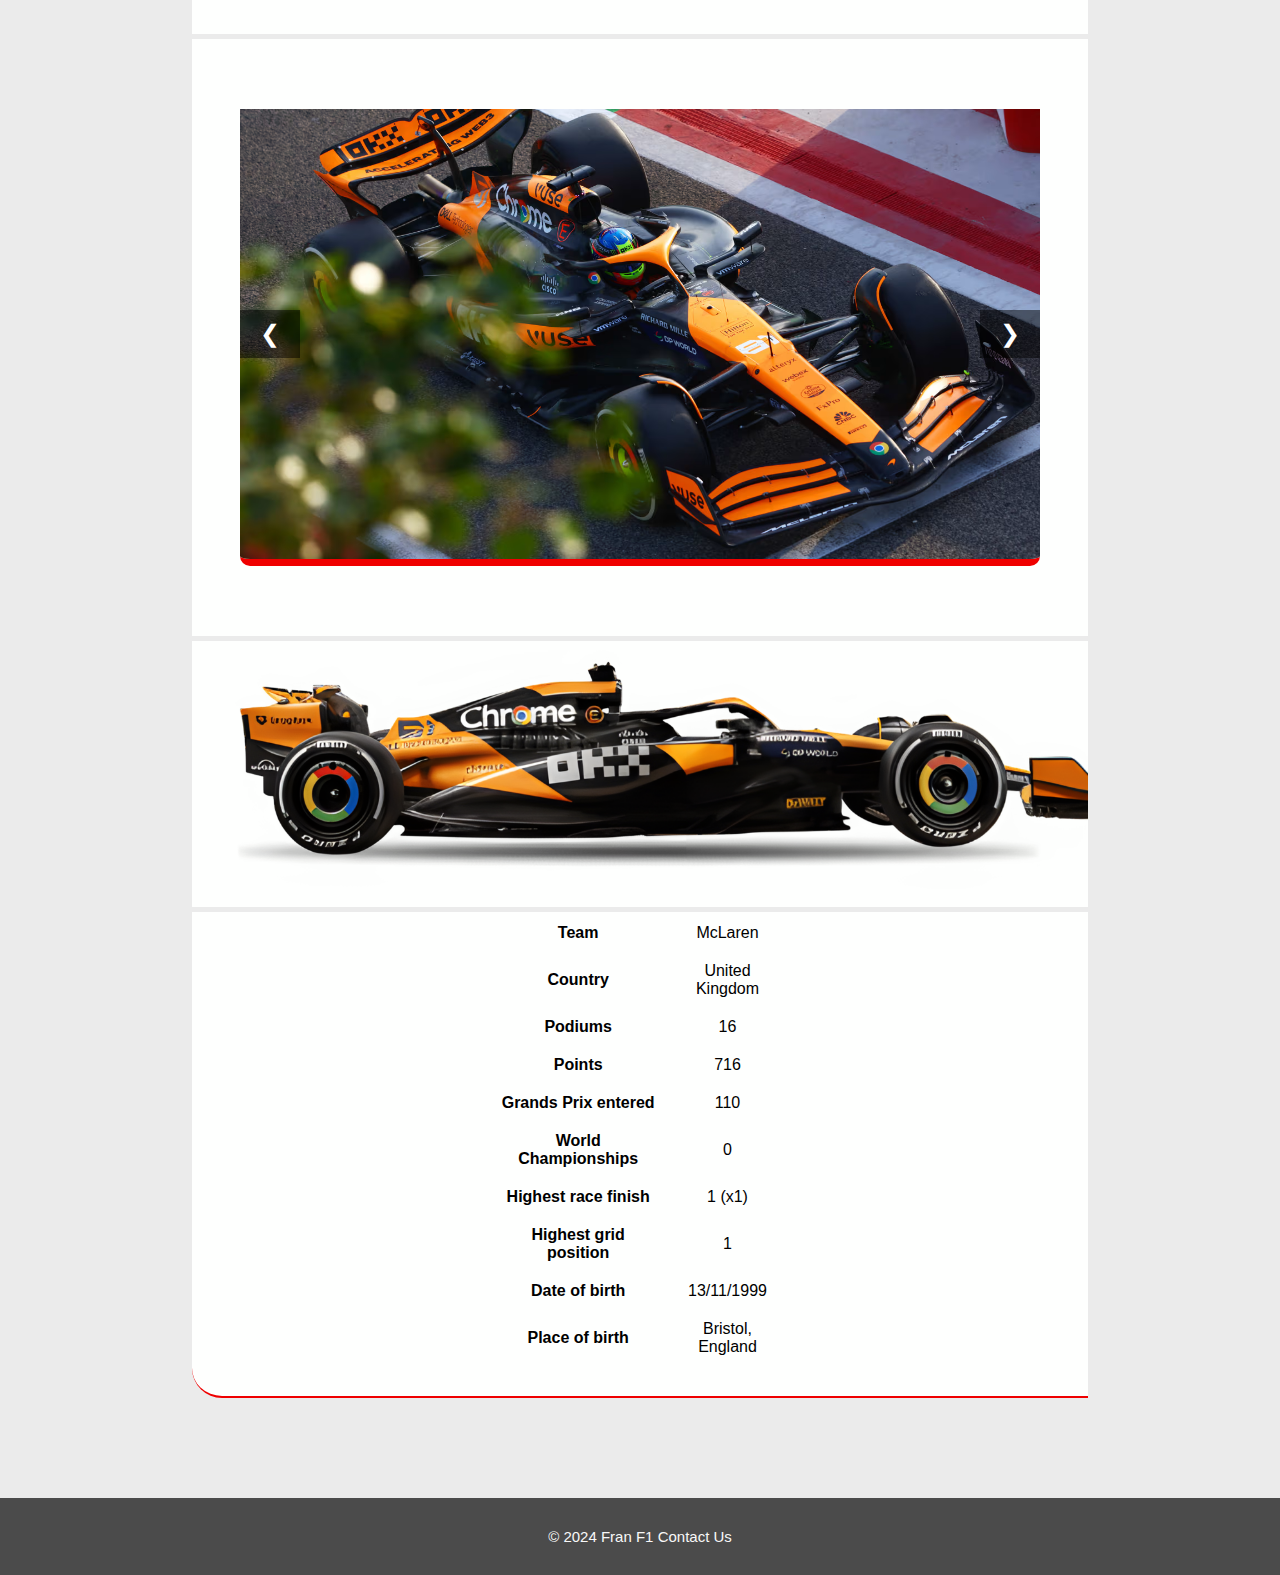
<file: drivers-pages/norris.html>
<!DOCTYPE html>
<html lang="en">
  <head>
    <meta charset="UTF-8" />
    <meta name="viewport" content="width=device-width, initial-scale=1.0" />
    <link rel="stylesheet" type="text/css" href="../style.css" />
    <link
      rel="icon"
      type="image/png"
      sizes="32x32"
      href="../teams-images/mclaren/norris-images/norris-helmet.avif"
    />
    <title>Lando Norris</title>
  </head>
  <body>
    <nav class="navbar">
      <div class="navbar-logo-container">
        <a href="../index.html"
          ><img
            class="navbar-logo"
            src="../page-images/F1.svg.png"
            alt="Page logo"
            title="Page logo"
        /></a>
      </div>
      <input id="menu-toggle" type="checkbox" />
      <label class="menu-button-container" for="menu-toggle">
        <div class="menu-button"></div>
      </label>
      <ul class="menu">
        <li><a href="../index.html">Home</a></li>
        <li class="dropdown">
          <a href="../index.html#section-teams">Drivers</a>
          <div class="dropdown-content">
            <a href="../drivers-pages/hamilton.html"
              >Lewis <strong>HAMILTON</strong></a
            >
            <a href="../drivers-pages/russell.html"
              >George <strong>RUSSELL</strong></a
            >
            <a href="../drivers-pages/leclerc.html"
              >Charles <strong>LECLERC</strong></a
            >
            <a href="../drivers-pages/sainz.html"
              >Carlos <strong>SAINZ</strong></a
            >
            <a href="../drivers-pages/verstappen.html"
              >Max <strong>VERSTAPPEN</strong></a
            >
            <a href="../drivers-pages/perez.html"
              >Sergio <strong>PEREZ</strong></a
            >
            <a href="../drivers-pages/norris.html"
              >Lando <strong>NORRIS</strong></a
            >
            <a href="../drivers-pages/piastri.html"
              >Oscar <strong>PIASTRI</strong></a
            >
            <a href="../drivers-pages/alonso.html"
              >Fernando <strong>ALONSO</strong></a
            >
            <a href="../drivers-pages/stroll.html"
              >Lance <strong>STROLL</strong></a
            >
          </div>
        </li>
        <li>
          <a class="login-button" href="../contact-us.html#login-form">Login</a>
        </li>
      </ul>
    </nav>
    <header class="header">
      <div class="header norris-banner">
        <div class="driver-items">
          <span title="Lando Norris' number">4</span>
          <img
            class="driver-helmet"
            src="../teams-images/mclaren/norris-images/norris-helmet.avif"
            alt="Norris' helmet"
            title="Norris' helmet"
          />
          <img
            class="flag"
            src="../teams-images/mclaren/united-kingdom-flag.avif"
            alt="Lando Norris' nationality - United Kingdom"
            title="United Kingdom - Lando Norris' nationality"
          />
        </div>
        <a href="#section-intro"
          ><img
            class="header-flechas"
            src="../page-images/flechas.png"
            alt=""
        /></a>
      </div>
    </header>

    <main class="main driver-main">
      <section class="section-intro driver-intro" id="section-intro">
        <h1 id="section-title">Lando NORRIS - Biography</h1>
        <p>
          Lando Norris may not be named after Star Wars rebel Lando Calrissian -
          his Mum just liked the moniker - but he has flair and fighting spirit
          in bountiful supply.<br /><br />

          McLaren had the British teenager on their books for two years before
          fast-tracking him into F1’s galaxy of stars in 2019. A firecracker in
          his junior career, with a penchant for pole positions and
          wheel-to-wheel tussles, Norris didn’t let them down.<br /><br />

          Paired with the highly-rated – and far more experienced – Carlos
          Sainz, his rookie season was impressive, Norris edging the Spaniard in
          their head-to-head qualifying battle, scoring points 11 times, and
          only narrowly missing out on a top-10 championship placing.<br /><br />

          A maiden podium came in 2020, with more following in the subsequent
          two seasons – he narrowly missed out on a win at Russia 2021 – as he
          dominated another more senior team mate, Daniel Ricciardo, to firmly
          establish himself in F1’s top tier.<br /><br />

          Away from the track, Norris brims with a modest charm and an artistic
          side sees him design and paint his own race gear as a hobby. The focus
          for the future is allying artistry and ambition on track as McLaren
          rely on the promise of youth to take them back to the top.<br /><br />

          Norris hopes the downforce will be with him…
        </p>
      </section>
      <section class="slider">
        <div class="slides">
          <img
            src="../teams-images/mclaren/norris-images/image1.avif"
            alt="slide 1"
          />
          <img
            src="../teams-images/mclaren/norris-images/image2.avif"
            alt="slide 2"
          />
          <img
            src="../teams-images/mclaren/norris-images/image3.avif"
            alt="slide 3"
          />
        </div>
        <button class="prev" onclick="moveSlide(-1)">&#10094;</button>
        <button class="next" onclick="moveSlide(1)">&#10095;</button>
      </section>
      <section class="section-driver">
        <div class="driver-info">
          <div class="driver-car">
            <img
              src="../teams-images/mclaren/mclaren_car.png"
              alt="McLaren team car"
              title="McLaren team car"
            />
          </div>
          <div class="table-info-container">
            <table class="driver-info-table">
              <thead>
                <tr>
                  <th></th>
                  <th></th>
                </tr>
              </thead>
              <tbody>
                <tr>
                  <td>Team</td>
                  <td>McLaren</td>
                </tr>
                <tr>
                  <td>Country</td>
                  <td>United Kingdom</td>
                </tr>
                <tr>
                  <td>Podiums</td>
                  <td>16</td>
                </tr>
                <tr>
                  <td>Points</td>
                  <td>716</td>
                </tr>
                <tr>
                  <td>Grands Prix entered</td>
                  <td>110</td>
                </tr>
                <tr>
                  <td>World Championships</td>
                  <td>0</td>
                </tr>
                <tr>
                  <td>Highest race finish</td>
                  <td>1 (x1)</td>
                </tr>
                <tr>
                  <td>Highest grid position</td>
                  <td>1</td>
                </tr>
                <tr>
                  <td>Date of birth</td>
                  <td>13/11/1999</td>
                </tr>
                <tr>
                  <td>Place of birth</td>
                  <td>Bristol, England</td>
                </tr>
              </tbody>
            </table>
          </div>
        </div>
      </section>
    </main>

    <footer class="footer">
      © 2024 Fran F1
      <span class="contact"
        ><a href="../contact-us.html#contact-form">Contact Us</a></span
      >
    </footer>
    <script src="../script.js"></script>
  </body>
</html>
</file>
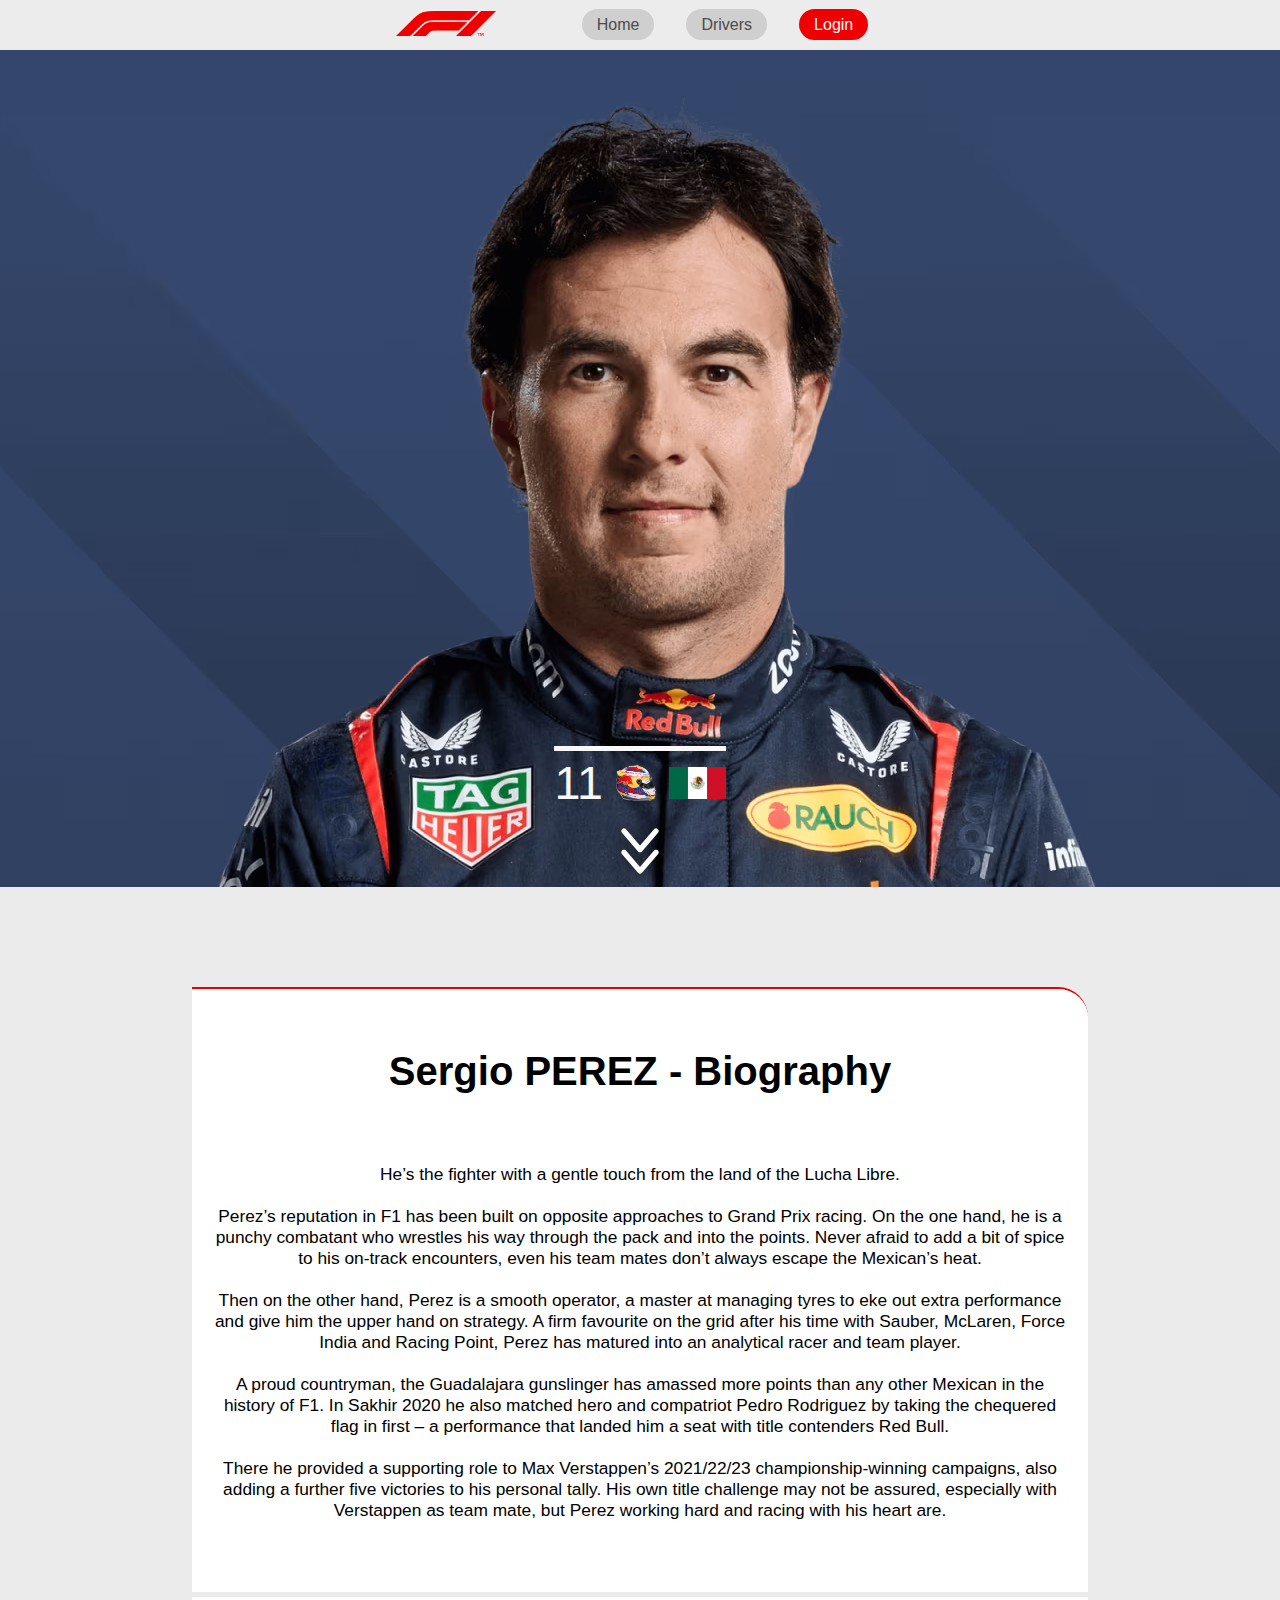
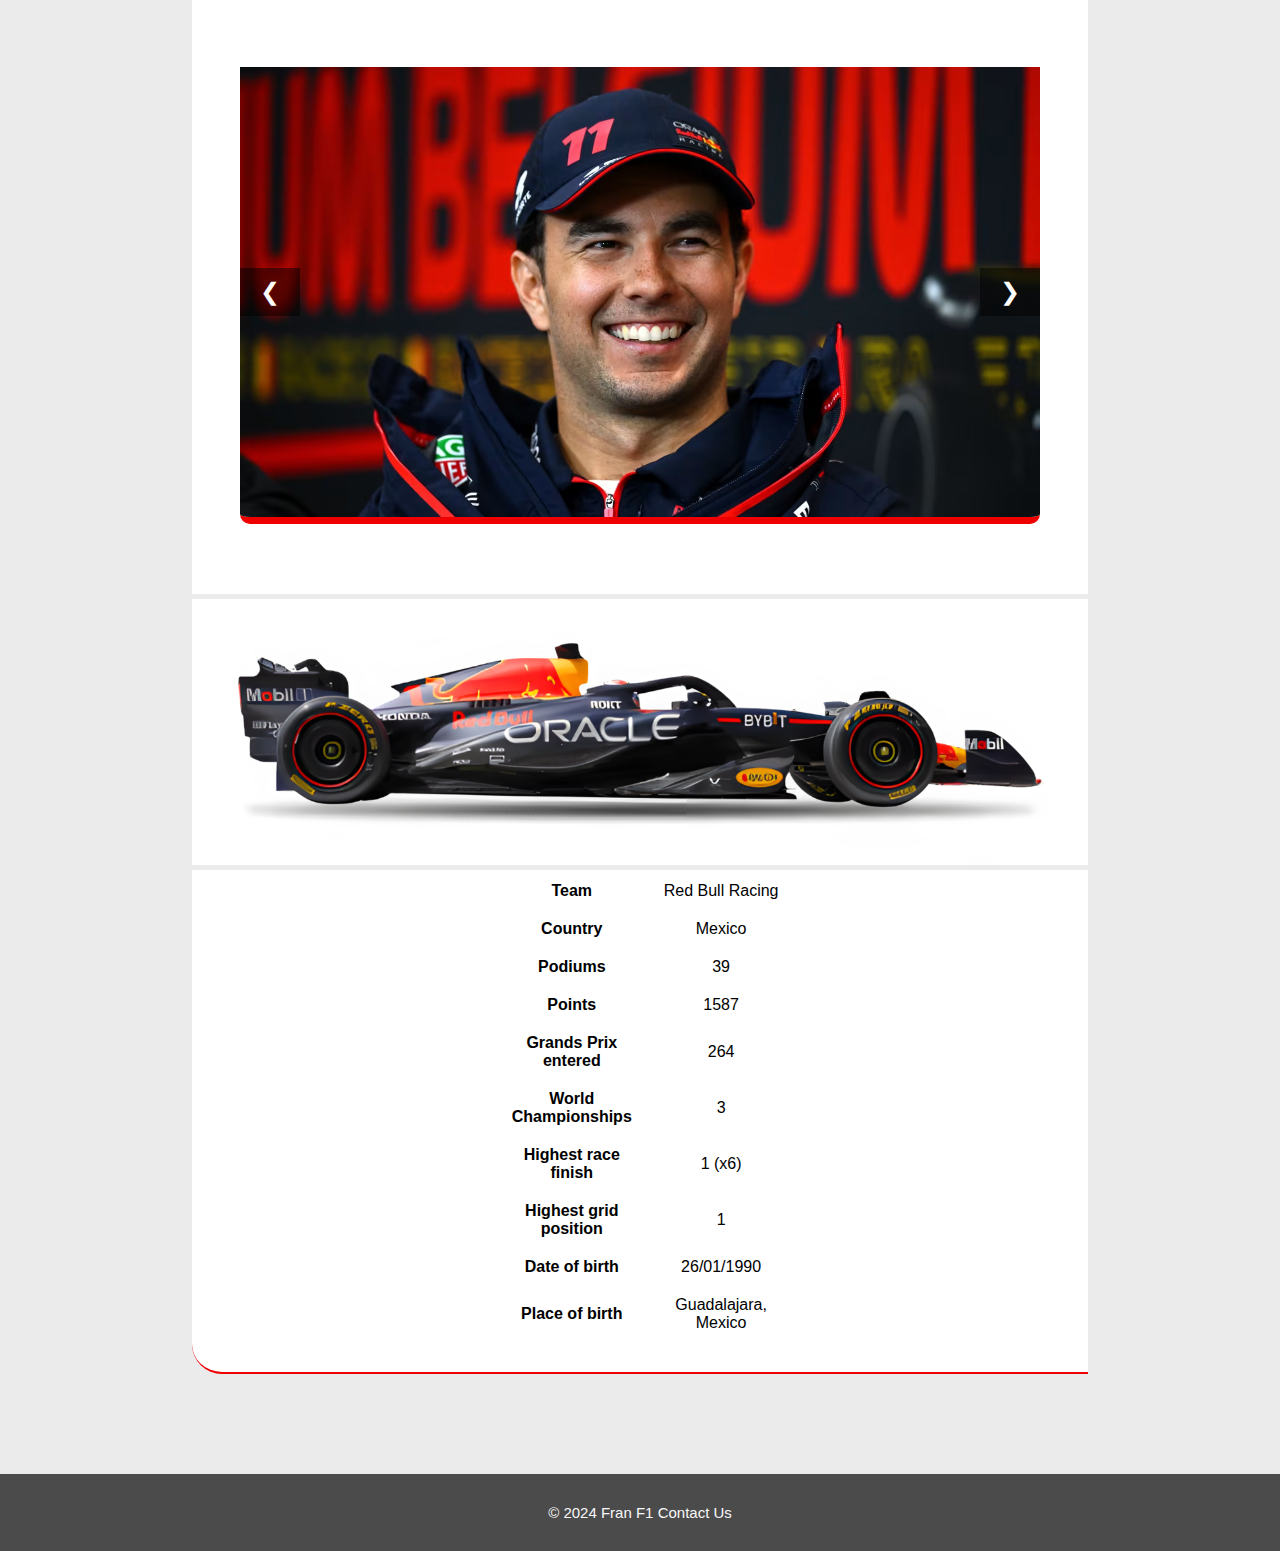
<file: drivers-pages/perez.html>
<!DOCTYPE html>
<html lang="en">
  <head>
    <meta charset="UTF-8" />
    <meta name="viewport" content="width=device-width, initial-scale=1.0" />
    <link rel="stylesheet" type="text/css" href="../style.css" />
    <link
      rel="icon"
      type="image/png"
      sizes="32x32"
      href="../teams-images/red-bull/perez-images/perez-helmet.avif"
    />
    <title>Sergio Perez</title>
  </head>
  <body>
    <nav class="navbar">
      <div class="navbar-logo-container">
        <a href="../index.html"
          ><img
            class="navbar-logo"
            src="../page-images/F1.svg.png"
            alt="Page logo"
            title="Page logo"
        /></a>
      </div>
      <input id="menu-toggle" type="checkbox" />
      <label class="menu-button-container" for="menu-toggle">
        <div class="menu-button"></div>
      </label>
      <ul class="menu">
        <li><a href="../index.html">Home</a></li>
        <li class="dropdown">
          <a href="../index.html#section-teams">Drivers</a>
          <div class="dropdown-content">
            <a href="../drivers-pages/hamilton.html"
              >Lewis <strong>HAMILTON</strong></a
            >
            <a href="../drivers-pages/russell.html"
              >George <strong>RUSSELL</strong></a
            >
            <a href="../drivers-pages/leclerc.html"
              >Charles <strong>LECLERC</strong></a
            >
            <a href="../drivers-pages/sainz.html"
              >Carlos <strong>SAINZ</strong></a
            >
            <a href="../drivers-pages/verstappen.html"
              >Max <strong>VERSTAPPEN</strong></a
            >
            <a href="../drivers-pages/perez.html"
              >Sergio <strong>PEREZ</strong></a
            >
            <a href="../drivers-pages/norris.html"
              >Lando <strong>NORRIS</strong></a
            >
            <a href="../drivers-pages/piastri.html"
              >Oscar <strong>PIASTRI</strong></a
            >
            <a href="../drivers-pages/alonso.html"
              >Fernando <strong>ALONSO</strong></a
            >
            <a href="../drivers-pages/stroll.html"
              >Lance <strong>STROLL</strong></a
            >
          </div>
        </li>
        <li>
          <a class="login-button" href="../contact-us.html#login-form">Login</a>
        </li>
      </ul>
    </nav>
    <header class="header">
      <div class="header perez-banner">
        <div class="driver-items">
          <span title="Sergio Perez's number">11</span>
          <img
            class="driver-helmet"
            src="../teams-images/red-bull/perez-images/perez-helmet.avif"
            alt="Perez's helmet"
            title="Perez's helmet"
          />
          <img
            class="flag"
            src="../teams-images/red-bull/mexico-flag.avif"
            alt="Sergio Perez's nationality - Mexico"
            title="Mexico - Sergio Perez's nationality"
          />
        </div>
        <a href="#section-intro"
          ><img
            class="header-flechas"
            src="../page-images/flechas.png"
            alt="flechas-content"
        /></a>
      </div>
    </header>

    <main class="main driver-main">
      <section class="section-intro driver-intro" id="section-intro">
        <h1 id="section-title">Sergio PEREZ - Biography</h1>
        <p>
          He’s the fighter with a gentle touch from the land of the Lucha
          Libre.<br /><br />

          Perez’s reputation in F1 has been built on opposite approaches to
          Grand Prix racing. On the one hand, he is a punchy combatant who
          wrestles his way through the pack and into the points. Never afraid to
          add a bit of spice to his on-track encounters, even his team mates
          don’t always escape the Mexican’s heat.<br /><br />

          Then on the other hand, Perez is a smooth operator, a master at
          managing tyres to eke out extra performance and give him the upper
          hand on strategy. A firm favourite on the grid after his time with
          Sauber, McLaren, Force India and Racing Point, Perez has matured into
          an analytical racer and team player.<br /><br />

          A proud countryman, the Guadalajara gunslinger has amassed more points
          than any other Mexican in the history of F1. In Sakhir 2020 he also
          matched hero and compatriot Pedro Rodriguez by taking the chequered
          flag in first – a performance that landed him a seat with title
          contenders Red Bull.<br /><br />

          There he provided a supporting role to Max Verstappen’s 2021/22/23
          championship-winning campaigns, also adding a further five victories
          to his personal tally. His own title challenge may not be assured,
          especially with Verstappen as team mate, but Perez working hard and
          racing with his heart are.<br /><br />
        </p>
      </section>
      <section class="slider">
        <div class="slides">
          <img
            src="../teams-images/red-bull/perez-images/image1.avif"
            alt="slide 1"
          />
          <img
            src="../teams-images/red-bull/perez-images/image2.avif"
            alt="slide 2"
          />
          <img
            src="../teams-images/red-bull/perez-images/image3.avif"
            alt="slide 3"
          />
          <img
            src="../teams-images/red-bull/perez-images/image4.avif"
            alt="slide 4"
          />
          <img
            src="../teams-images/red-bull/perez-images/image5.avif"
            alt="slide 5"
          />
        </div>
        <button class="prev" onclick="moveSlide(-1)">&#10094;</button>
        <button class="next" onclick="moveSlide(1)">&#10095;</button>
      </section>
      <section class="section-driver">
        <div class="driver-info">
          <div class="driver-car">
            <img
              src="../teams-images/red-bull/red-bull-car.png"
              alt="Red Bull team car"
              title="Red bull team car"
            />
          </div>
          <div class="table-info-container">
            <table class="driver-info-table">
              <thead>
                <tr>
                  <th></th>
                  <th></th>
                </tr>
              </thead>
              <tbody>
                <tr>
                  <td>Team</td>
                  <td>Red Bull Racing</td>
                </tr>
                <tr>
                  <td>Country</td>
                  <td>Mexico</td>
                </tr>
                <tr>
                  <td>Podiums</td>
                  <td>39</td>
                </tr>
                <tr>
                  <td>Points</td>
                  <td>1587</td>
                </tr>
                <tr>
                  <td>Grands Prix entered</td>
                  <td>264</td>
                </tr>
                <tr>
                  <td>World Championships</td>
                  <td>3</td>
                </tr>
                <tr>
                  <td>Highest race finish</td>
                  <td>1 (x6)</td>
                </tr>
                <tr>
                  <td>Highest grid position</td>
                  <td>1</td>
                </tr>
                <tr>
                  <td>Date of birth</td>
                  <td>26/01/1990</td>
                </tr>
                <tr>
                  <td>Place of birth</td>
                  <td>Guadalajara, Mexico</td>
                </tr>
              </tbody>
            </table>
          </div>
        </div>
      </section>
    </main>

    <footer class="footer">
      © 2024 Fran F1
      <span class="contact"
        ><a href="../contact-us.html#contact-form">Contact Us</a></span
      >
    </footer>
    <script src="../script.js"></script>
  </body>
</html>
</file>
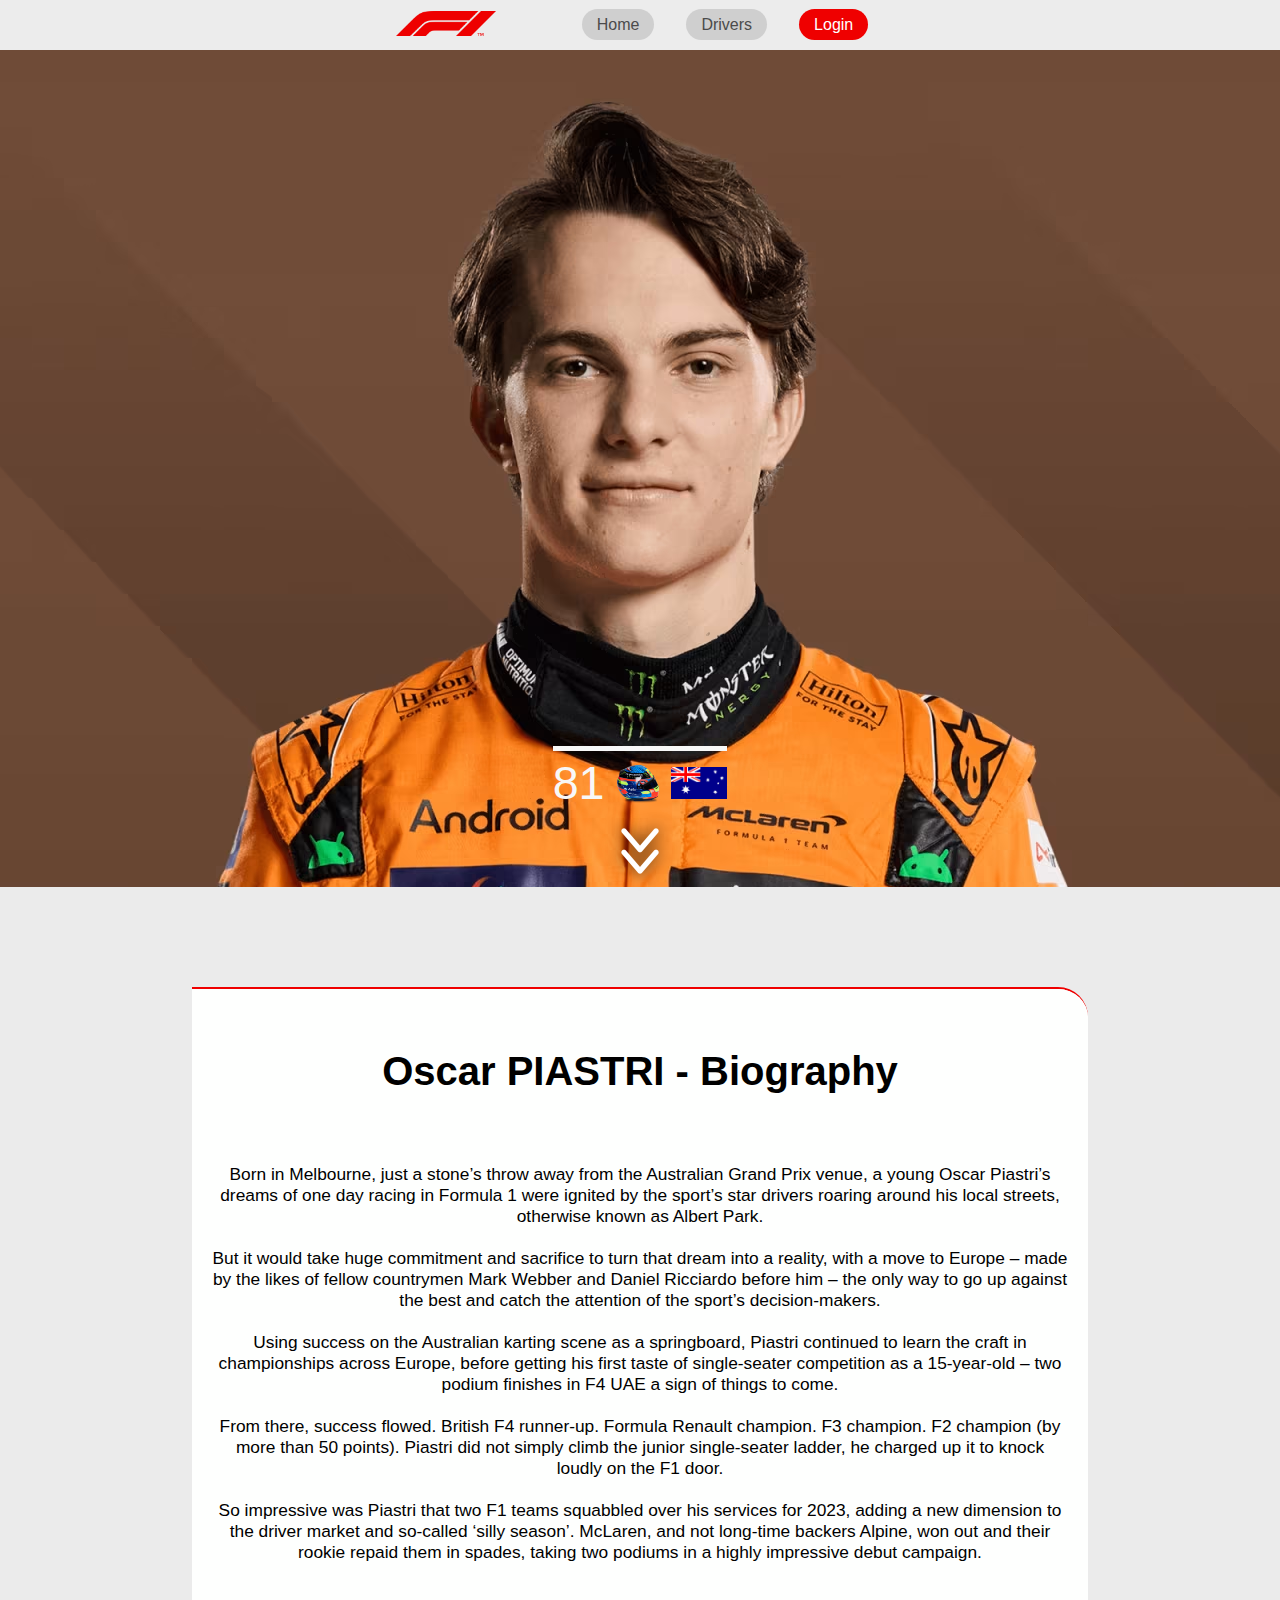
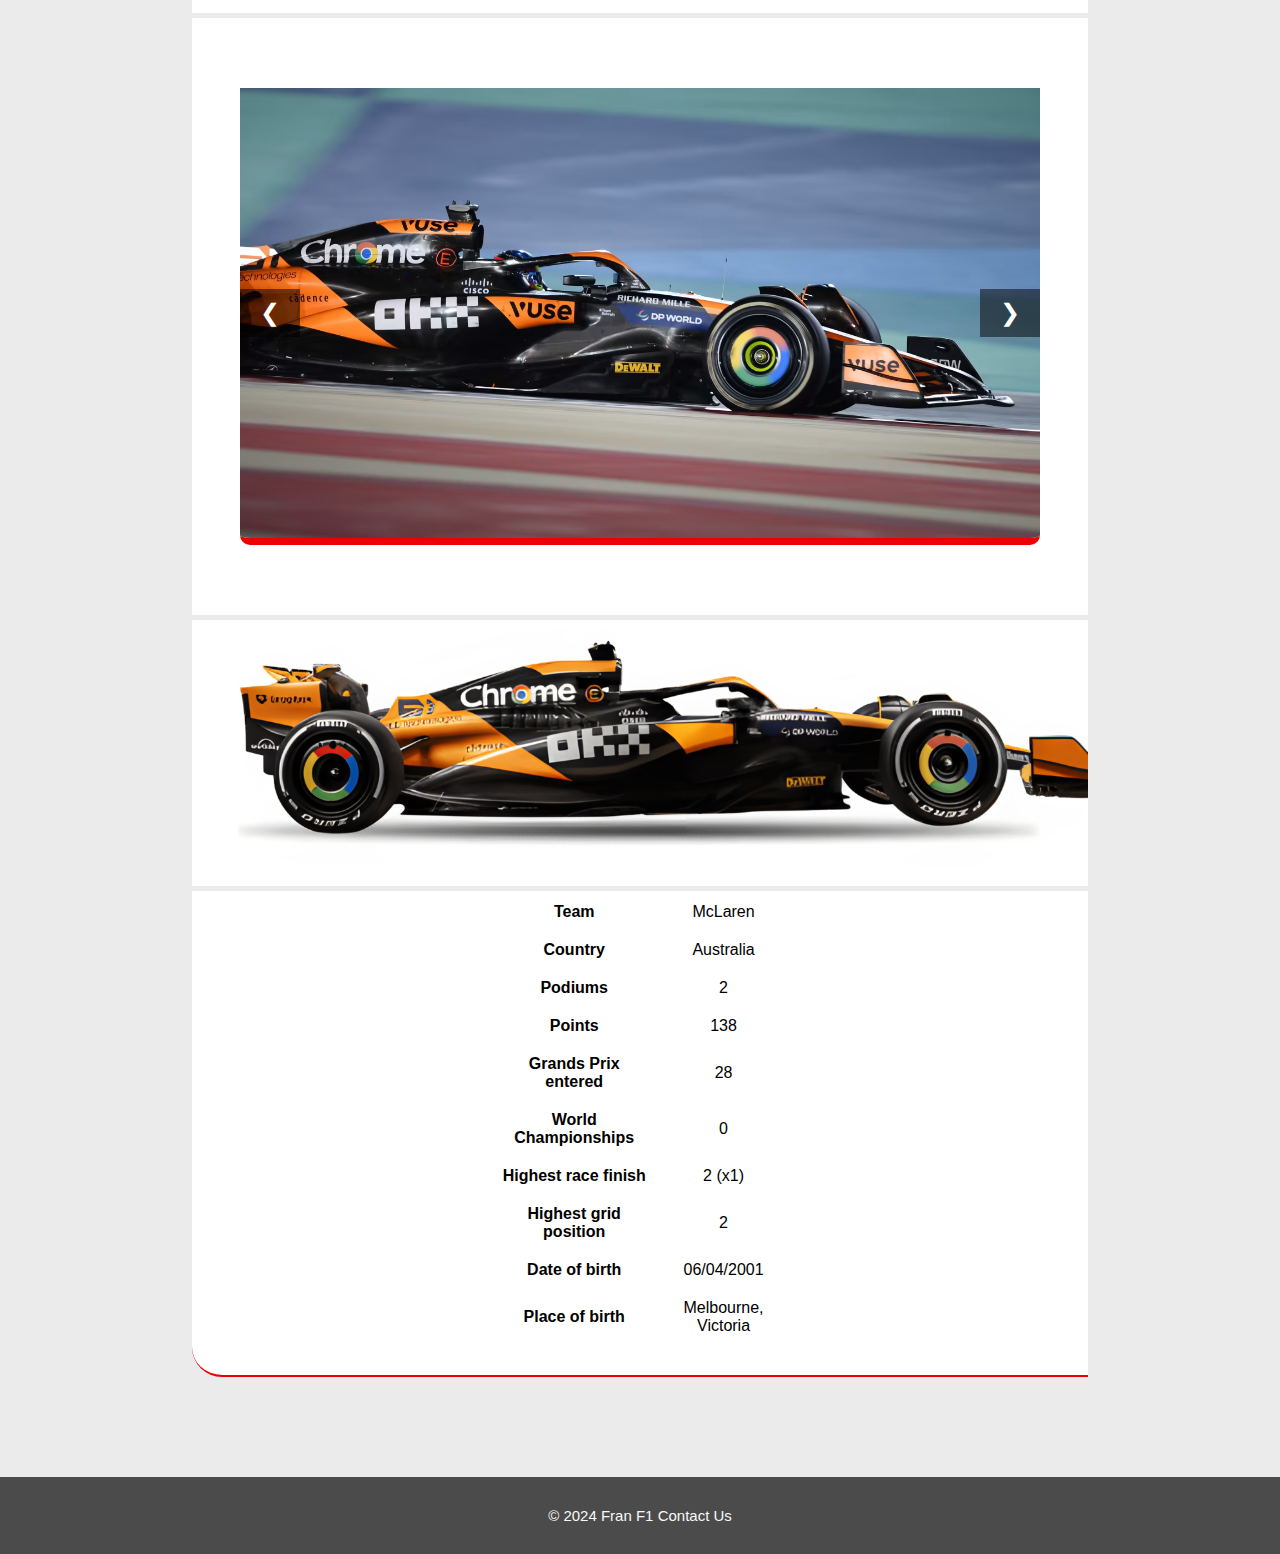
<file: drivers-pages/piastri.html>
<!DOCTYPE html>
<html lang="en">
<head>
    <meta charset="UTF-8">
    <meta name="viewport" content="width=device-width, initial-scale=1.0">
    <link rel="stylesheet" type="text/css" href="../style.css">
    <link rel="icon" type="image/png" sizes="32x32" href="../teams-images/mclaren/piastri-images/piastri-helmet.avif">
    <title>Oscar Piastri</title>
</head>
<body>
  <nav class="navbar">
    <div class="navbar-logo-container">
      <a href="../index.html"><img class="navbar-logo" src="../page-images/F1.svg.png" alt="page-logo"></a>
    </div>
    <input id="menu-toggle" type="checkbox" />
    <label class='menu-button-container' for="menu-toggle">
    <div class='menu-button'></div>
  </label>
    <ul class="menu">
      <li><a href="../index.html">Home</a></li>
      <li class="dropdown">
        <a href="../index.html#section-teams">Drivers</a>
        <div class="dropdown-content">
          <a href="../drivers-pages/hamilton.html">Lewis <strong>HAMILTON</strong></a>
          <a href="../drivers-pages/russell.html">George <strong>RUSSELL</strong></a>
          <a href="../drivers-pages/leclerc.html">Charles <strong>LECLERC</strong></a>
          <a href="../drivers-pages/sainz.html">Carlos <strong>SAINZ</strong></a>
          <a href="../drivers-pages/verstappen.html">Max <strong>VERSTAPPEN</strong></a>
          <a href="../drivers-pages/perez.html">Sergio <strong>PEREZ</strong></a>
          <a href="../drivers-pages/norris.html">Lando <strong>NORRIS</strong></a>
          <a href="../drivers-pages/piastri.html">Oscar <strong>PIASTRI</strong></a>
          <a href="../drivers-pages/alonso.html">Fernando <strong>ALONSO</strong></a>
          <a href="../drivers-pages/stroll.html">Lance <strong>STROLL</strong></a>
        </div>
    </li>
      <li><a class="login-button" href="../contact-us.html#login-form">Login</a></li>
    </ul>
  </nav>
    <header class="header">
      
        <div class="header piastri-banner">
          <div class="driver-items">
            <span>81</span>
            <img class="driver-helmet" src="../teams-images/mclaren/piastri-images/piastri-helmet.avif" alt="piastri-helmet">
            <img class="flag" src="../teams-images/mclaren/australia-flag.png" alt="australia-flag">
          </div>
            <a href="#section-intro"><img class="header-flechas" src="../page-images/flechas.png" alt="flechas-content"></a>
        </div>
        
    </header>

    <main class="main driver-main">
        <section class="section-intro driver-intro" id="section-intro">
            <h1 id="section-title">Oscar PIASTRI - Biography</h1>
            <p>
                Born in Melbourne, just a stone’s throw away from the Australian Grand Prix venue, a young Oscar Piastri’s dreams of one day racing in Formula 1 were ignited by the sport’s star drivers roaring around his local streets, otherwise known as Albert Park.<br><br>

                But it would take huge commitment and sacrifice to turn that dream into a reality, with a move to Europe – made by the likes of fellow countrymen Mark Webber and Daniel Ricciardo before him – the only way to go up against the best and catch the attention of the sport’s decision-makers.<br><br>

                Using success on the Australian karting scene as a springboard, Piastri continued to learn the craft in championships across Europe, before getting his first taste of single-seater competition as a 15-year-old – two podium finishes in F4 UAE a sign of things to come.<br><br>

                From there, success flowed. British F4 runner-up. Formula Renault champion. F3 champion. F2 champion (by more than 50 points). Piastri did not simply climb the junior single-seater ladder, he charged up it to knock loudly on the F1 door.<br><br>

                So impressive was Piastri that two F1 teams squabbled over his services for 2023, adding a new dimension to the driver market and so-called ‘silly season’. McLaren, and not long-time backers Alpine, won out and their rookie repaid them in spades, taking two podiums in a highly impressive debut campaign.
            </p>
        </section>
        <section class="slider">
            <div class="slides">
                <img src="../teams-images/mclaren/piastri-images/image1.avif" alt="slide 1">
                <img src="../teams-images/mclaren/piastri-images/image2.avif" alt="slide 2">
                <img src="../teams-images/mclaren/piastri-images/image3.avif" alt="slide 3">
            </div>
            <button class="prev" onclick="moveSlide(-1)">&#10094;</button>
            <button class="next" onclick="moveSlide(1)">&#10095;</button>
        </section>
        <section class="section-driver">
                <div class="driver-info">
                    <div class="driver-car"><img src="../teams-images/mclaren/mclaren_car.png" alt="mclaren-car"></div>
                    <div class="table-info-container">
                        <table class="driver-info-table">
                            <thead>
                              <tr>
                                <th></th>
                                <th></th>
                              </tr>
                            </thead>
                            <tbody>
                              <tr>
                                <td>Team</td>
                                <td>McLaren</td>
                              </tr>
                              <tr>
                                <td>Country</td>
                                <td>Australia</td>
                              </tr>
                              <tr>
                                <td>Podiums</td>
                                <td>2</td>
                              </tr>
                              <tr>
                                <td>Points</td>
                                <td>138</td>
                              </tr>
                              <tr>
                                <td>Grands Prix entered</td>
                                <td>28</td>
                              </tr>
                              <tr>
                                <td>World Championships
                                </td>
                                <td>0</td>
                              </tr>
                              <tr>
                                <td>Highest race finish</td>
                                <td>2 (x1)</td>
                              </tr>
                              <tr>
                                <td>Highest grid position</td>
                                <td>2</td>
                              </tr>
                              <tr>
                                <td>Date of birth</td>
                                <td>06/04/2001</td>
                              </tr>
                              <tr>
                                <td>Place of birth</td>
                                <td>Melbourne, Victoria</td>
                              </tr>
                            </tbody>
                        </table>
                    </div>
                </div>
        </section>
    </main>

    <footer class="footer">
      © 2024 Fran F1
      <span class="contact"><a href="../contact-us.html#contact-form">Contact Us</a></span>
    </footer>
    <script src="../script.js"></script>
</body>
</html>
</file>
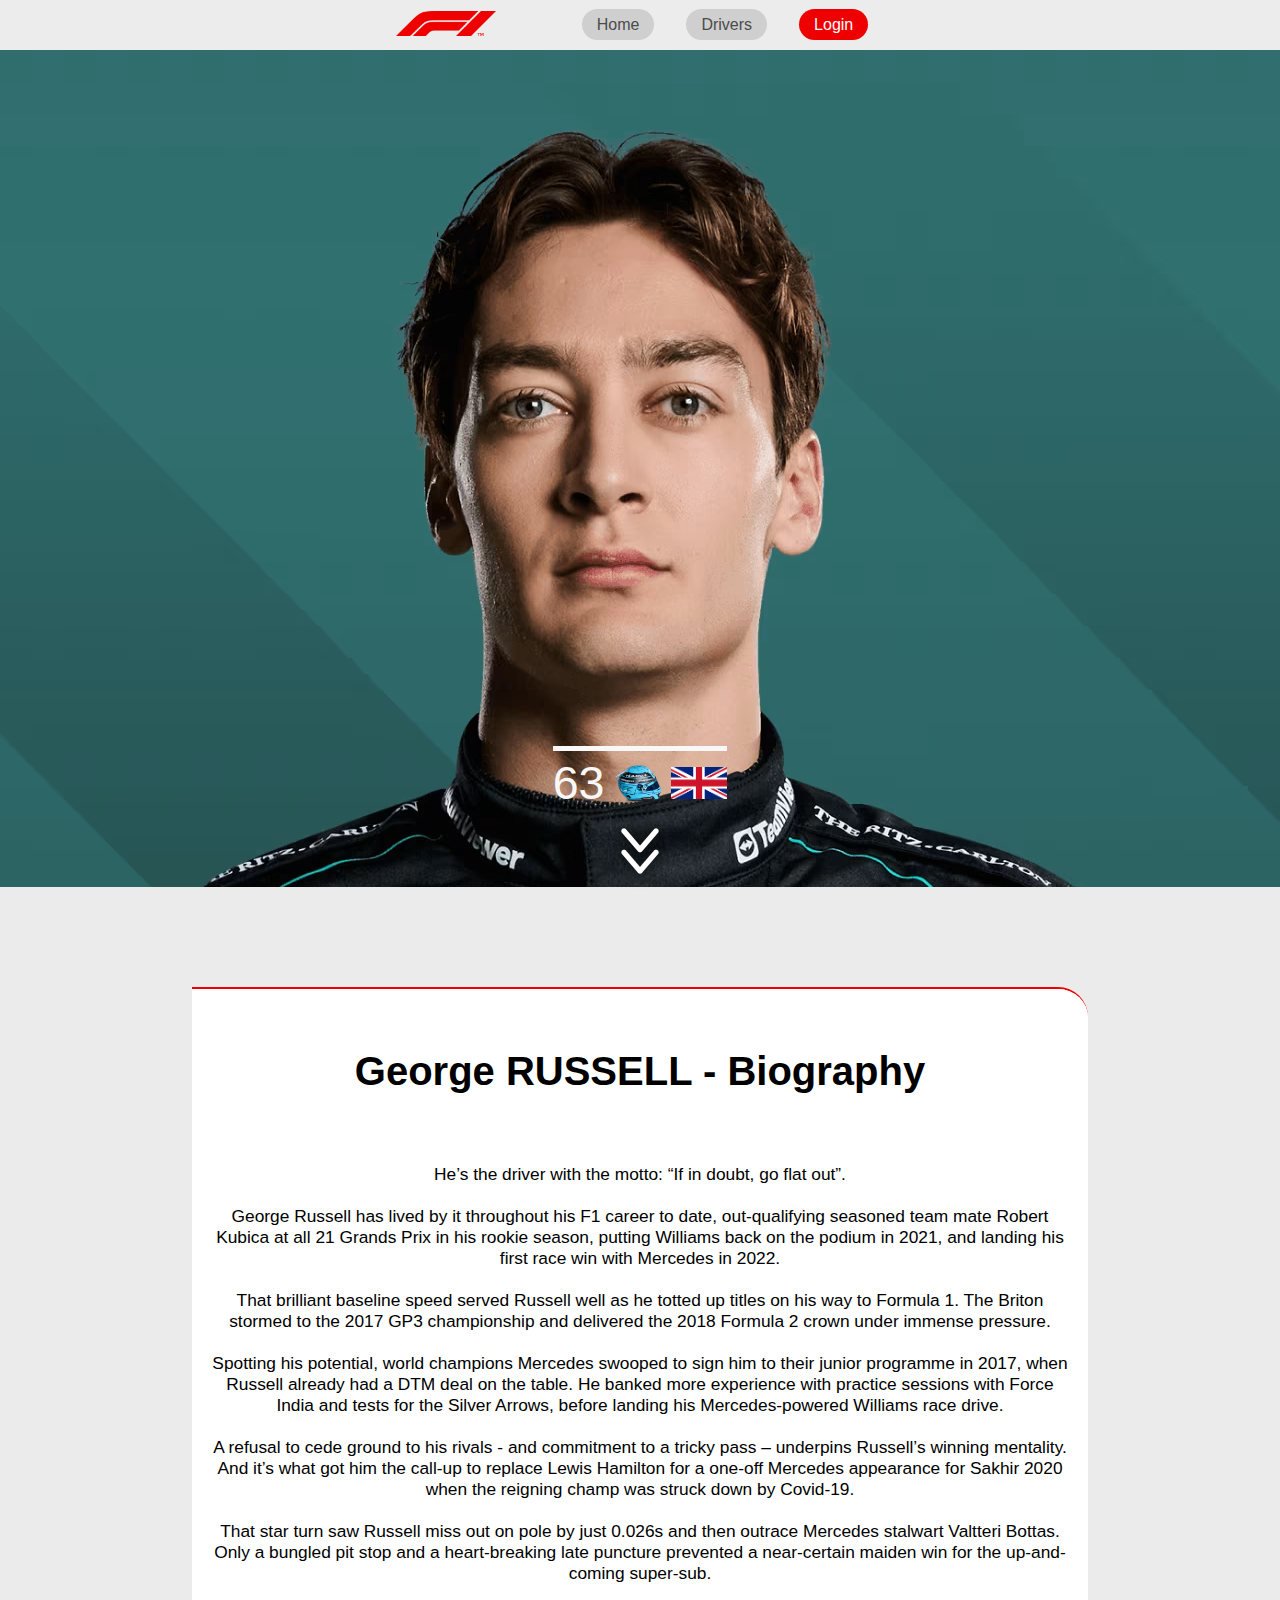
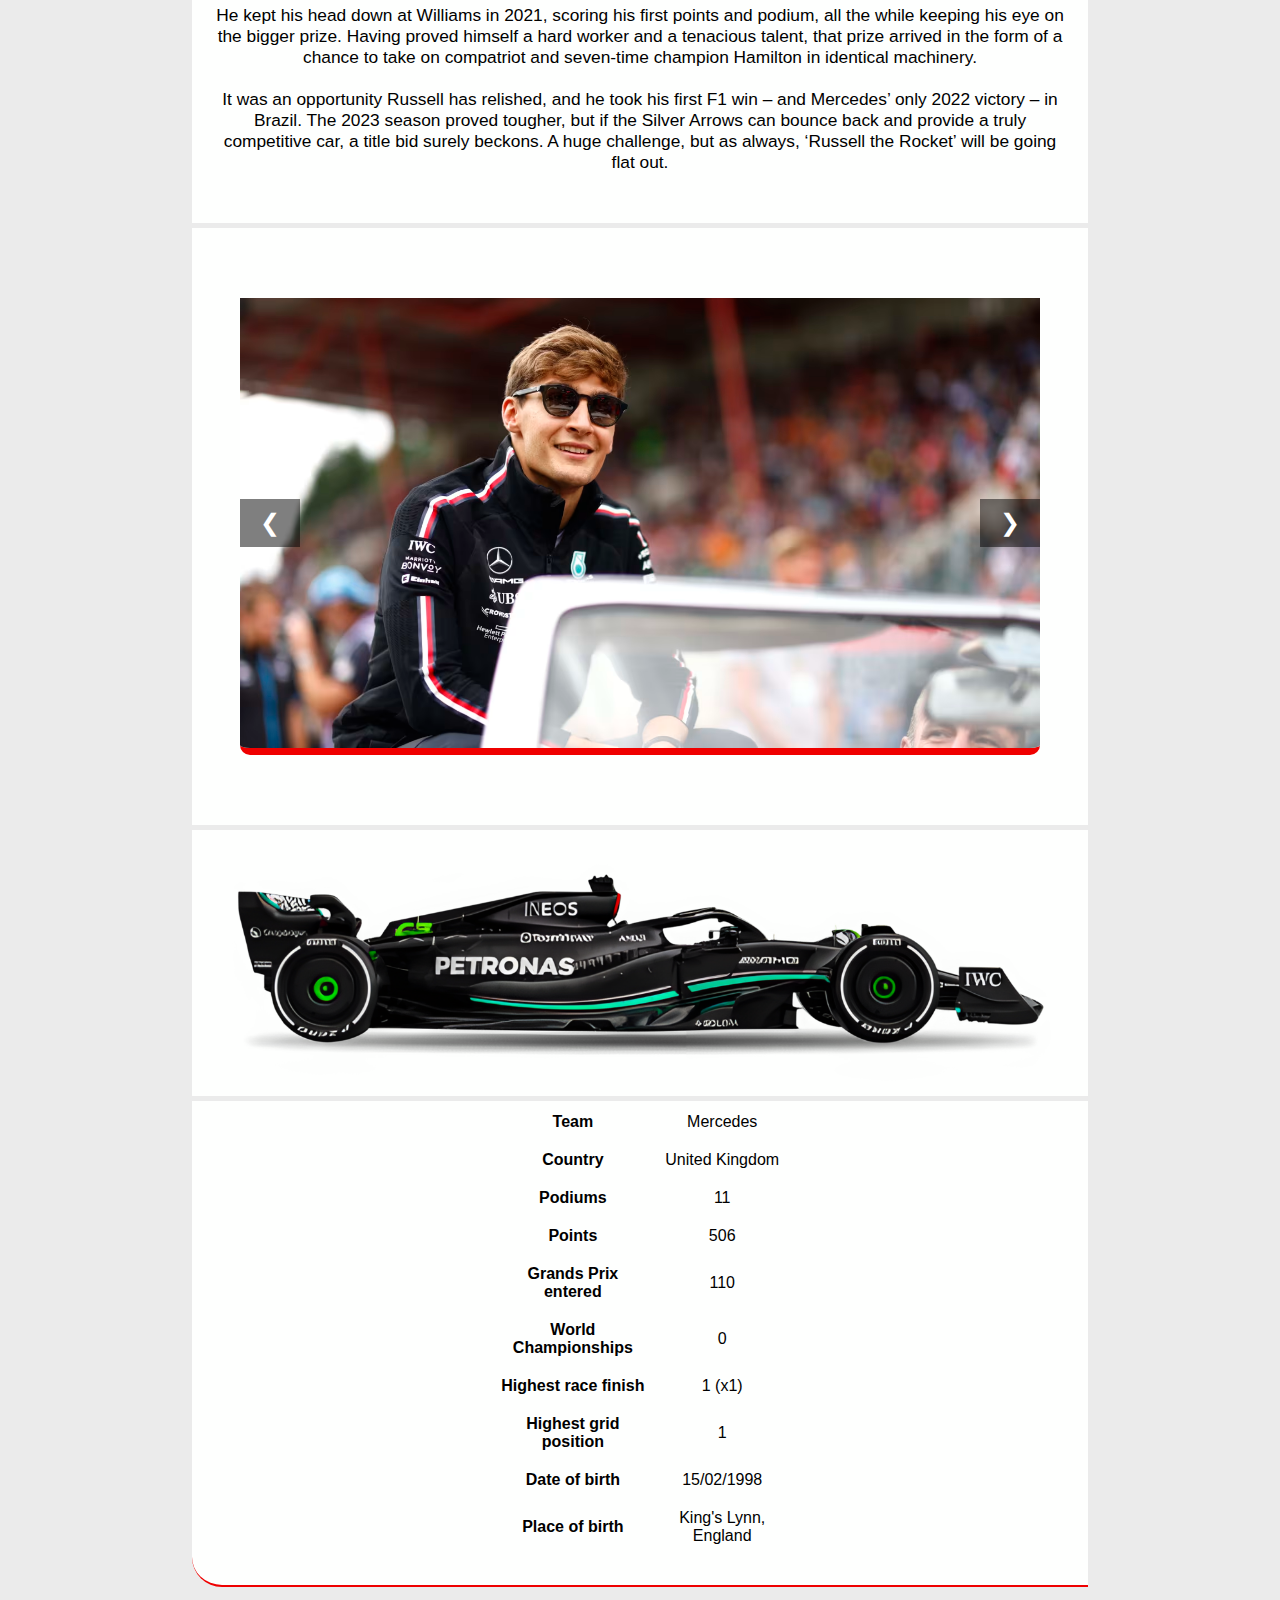
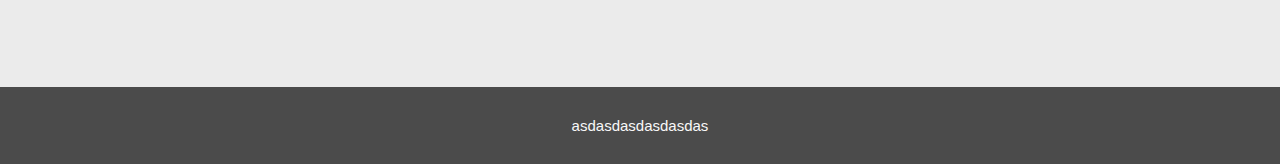
<file: drivers-pages/russell.html>
<!DOCTYPE html>
<html lang="en">
<head>
    <meta charset="UTF-8">
    <meta name="viewport" content="width=device-width, initial-scale=1.0">
    <link rel="stylesheet" type="text/css" href="../style.css">
    <link rel="icon" type="image/png" sizes="32x32" href="../teams-images/mercedes/russell-images/russell-helmet.avif">
    <title>George Russell</title>
</head>
<body>
  <nav class="navbar">
    <div class="navbar-logo-container">
      <a href="../index.html"><img class="navbar-logo" src="../page-images/F1.svg.png" alt="page-logo"></a>
    </div>
    <input id="menu-toggle" type="checkbox" />
    <label class='menu-button-container' for="menu-toggle">
    <div class='menu-button'></div>
  </label>
    <ul class="menu">
      <li><a href="../index.html">Home</a></li>
      <li class="dropdown">
        <a href="../index.html#section-teams">Drivers</a>
        <div class="dropdown-content">
          <a href="../drivers-pages/hamilton.html">Lewis <strong>HAMILTON</strong></a>
          <a href="../drivers-pages/russell.html">George <strong>RUSSELL</strong></a>
          <a href="../drivers-pages/leclerc.html">Charles <strong>LECLERC</strong></a>
          <a href="../drivers-pages/sainz.html">Carlos <strong>SAINZ</strong></a>
          <a href="../drivers-pages/verstappen.html">Max <strong>VERSTAPPEN</strong></a>
          <a href="../drivers-pages/perez.html">Sergio <strong>PEREZ</strong></a>
          <a href="../drivers-pages/norris.html">Lando <strong>NORRIS</strong></a>
          <a href="../drivers-pages/piastri.html">Oscar <strong>PIASTRI</strong></a>
          <a href="../drivers-pages/alonso.html">Fernando <strong>ALONSO</strong></a>
          <a href="../drivers-pages/stroll.html">Lance <strong>STROLL</strong></a>
        </div>
    </li>
      <li><a class="login-button" href="#">Login</a></li>
    </ul>
  </nav>
    <header class="header">
      
        <div class="header russell-banner">
          <div class="driver-items">
            <span>63</span>
            <img class="driver-helmet" src="../teams-images/mercedes/russell-images/russell-helmet.avif" alt="russell-helmet">
            <img class="flag" src="../teams-images/mercedes/united-kingdom-flag.avif" alt="united-kingdom-flag">
          </div>
            <a href="#section-intro"><img class="header-flechas" src="../page-images/flechas.png" alt="flechas-content"></a>
        </div>
        
    </header>

    <main class="main driver-main">
        <section class="section-intro driver-intro" id="section-intro">
            <h1 id="section-title">George RUSSELL - Biography</h1>
            <p>
              He’s the driver with the motto: “If in doubt, go flat out”.<br><br>

              George Russell has lived by it throughout his F1 career to date, out-qualifying seasoned team mate Robert Kubica at all 21 Grands Prix in his rookie season, putting Williams back on the podium in 2021, and landing his first race win with Mercedes in 2022.<br><br>
              
              That brilliant baseline speed served Russell well as he totted up titles on his way to Formula 1. The Briton stormed to the 2017 GP3 championship and delivered the 2018 Formula 2 crown under immense pressure.<br><br>
              
              Spotting his potential, world champions Mercedes swooped to sign him to their junior programme in 2017, when Russell already had a DTM deal on the table. He banked more experience with practice sessions with Force India and tests for the Silver Arrows, before landing his Mercedes-powered Williams race drive.<br><br>
              
              A refusal to cede ground to his rivals - and commitment to a tricky pass – underpins Russell’s winning mentality. And it’s what got him the call-up to replace Lewis Hamilton for a one-off Mercedes appearance for Sakhir 2020 when the reigning champ was struck down by Covid-19.<br><br>
              
              That star turn saw Russell miss out on pole by just 0.026s and then outrace Mercedes stalwart Valtteri Bottas. Only a bungled pit stop and a heart-breaking late puncture prevented a near-certain maiden win for the up-and-coming super-sub.<br><br>
              
              He kept his head down at Williams in 2021, scoring his first points and podium, all the while keeping his eye on the bigger prize. Having proved himself a hard worker and a tenacious talent, that prize arrived in the form of a chance to take on compatriot and seven-time champion Hamilton in identical machinery.<br><br>
              
              It was an opportunity Russell has relished, and he took his first F1 win – and Mercedes’ only 2022 victory – in Brazil. The 2023 season proved tougher, but if the Silver Arrows can bounce back and provide a truly competitive car, a title bid surely beckons. A huge challenge, but as always, ‘Russell the Rocket’ will be going flat out.
            </p>
        </section>
        <section class="slider">
            <div class="slides">
                <img src="../teams-images/mercedes/russell-images/image1.avif" alt="slide 1">
                <img src="../teams-images/mercedes/russell-images/image2.avif" alt="slide 2">
                <img src="../teams-images/mercedes/russell-images/image3.avif" alt="slide 3">
                <img src="../teams-images/mercedes/russell-images/image4.avif" alt="slide 4">
                <img src="../teams-images/mercedes/russell-images/image5.avif" alt="slide 5">
            </div>
            <button class="prev" onclick="moveSlide(-1)">&#10094;</button>
            <button class="next" onclick="moveSlide(1)">&#10095;</button>
        </section>
        <section class="section-driver">
                <div class="driver-info">
                    <div class="driver-car"><img src="../teams-images/mercedes/mercedes-car.png" alt="mercedes-car"></div>
                    <div class="table-info-container">
                        <table class="driver-info-table">
                            <thead>
                              <tr>
                                <th></th>
                                <th></th>
                              </tr>
                            </thead>
                            <tbody>
                              <tr>
                                <td>Team</td>
                                <td>Mercedes</td>
                              </tr>
                              <tr>
                                <td>Country</td>
                                <td>United Kingdom</td>
                              </tr>
                              <tr>
                                <td>Podiums</td>
                                <td>11</td>
                              </tr>
                              <tr>
                                <td>Points</td>
                                <td>506</td>
                              </tr>
                              <tr>
                                <td>Grands Prix entered</td>
                                <td>110</td>
                              </tr>
                              <tr>
                                <td>World Championships
                                </td>
                                <td>0</td>
                              </tr>
                              <tr>
                                <td>Highest race finish</td>
                                <td>1 (x1)</td>
                              </tr>
                              <tr>
                                <td>Highest grid position</td>
                                <td>1</td>
                              </tr>
                              <tr>
                                <td>Date of birth</td>
                                <td>15/02/1998</td>
                              </tr>
                              <tr>
                                <td>Place of birth</td>
                                <td>King's Lynn, England</td>
                              </tr>
                            </tbody>
                        </table>
                    </div>
                </div>
        </section>
    </main>

    <footer class="footer">
        asdasdasdasdasdas
    </footer>
    <script src="../script.js"></script>
</body>
</html>
</file>
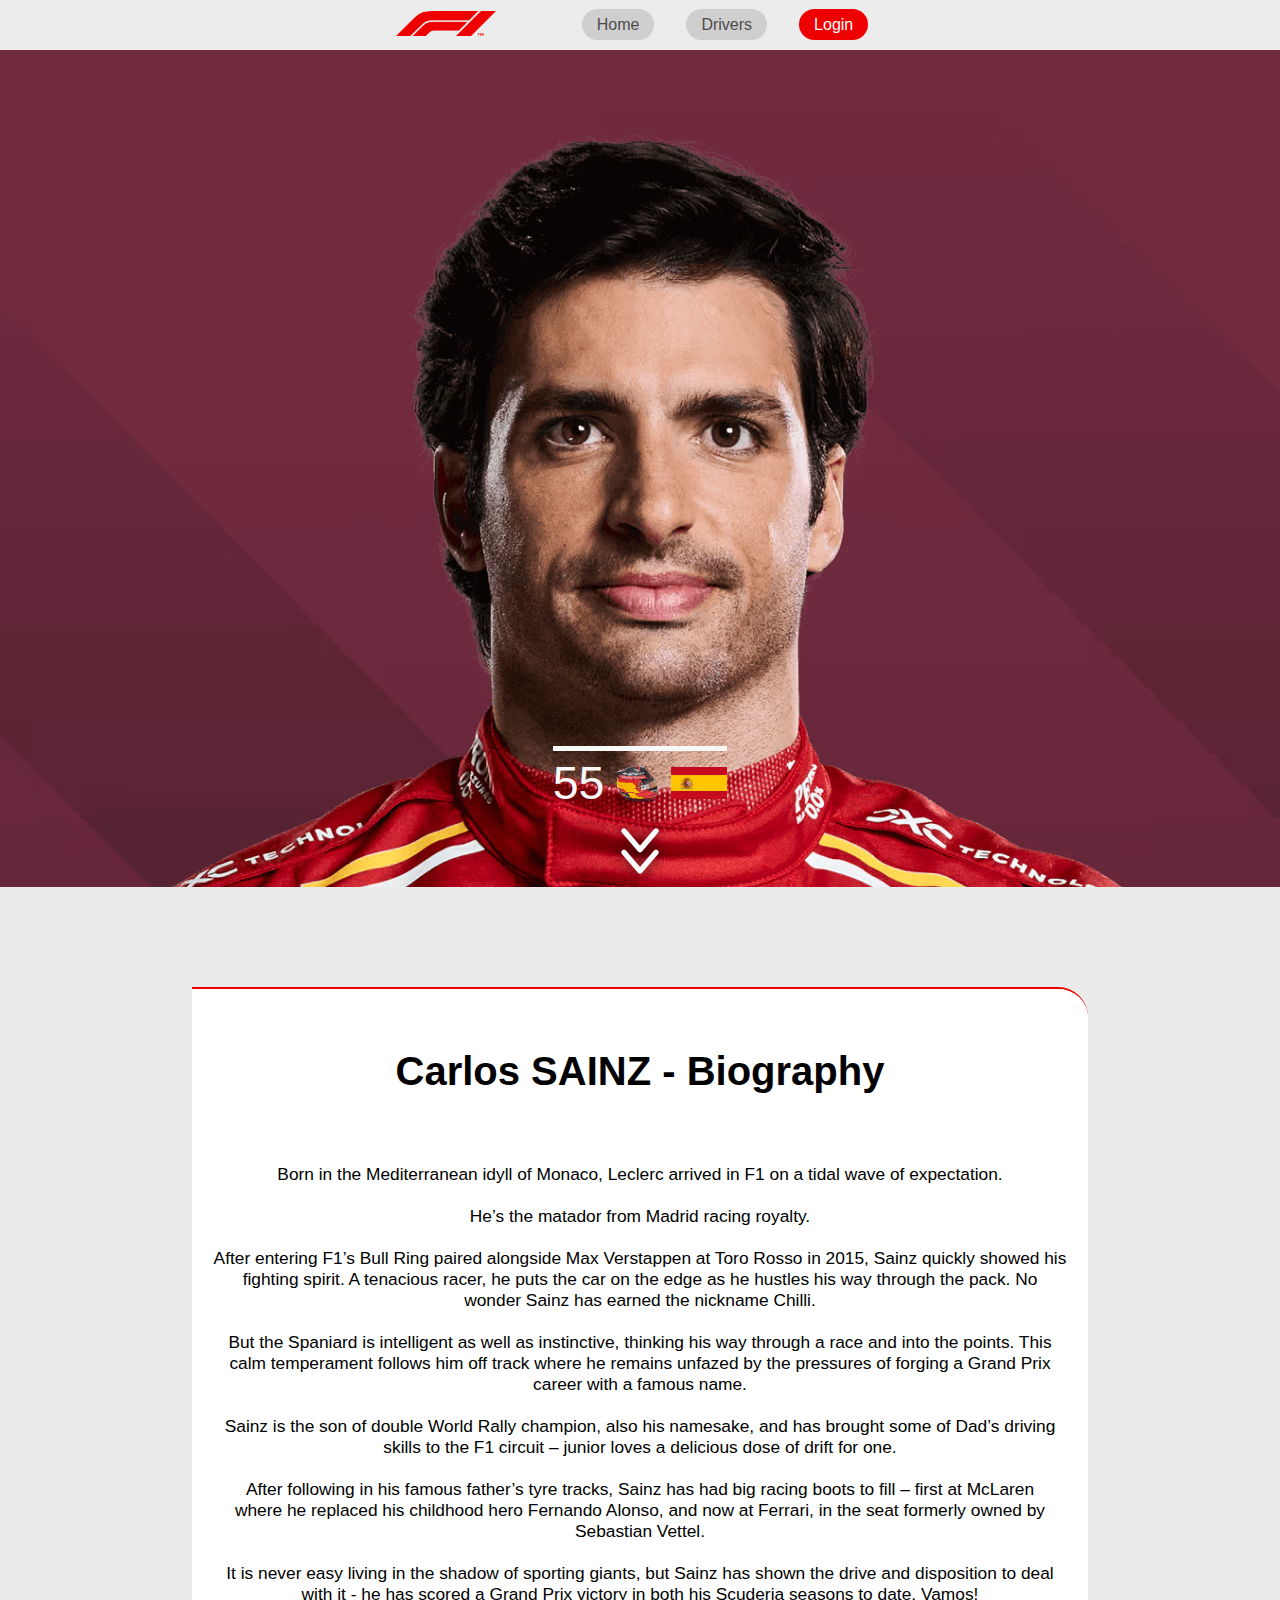
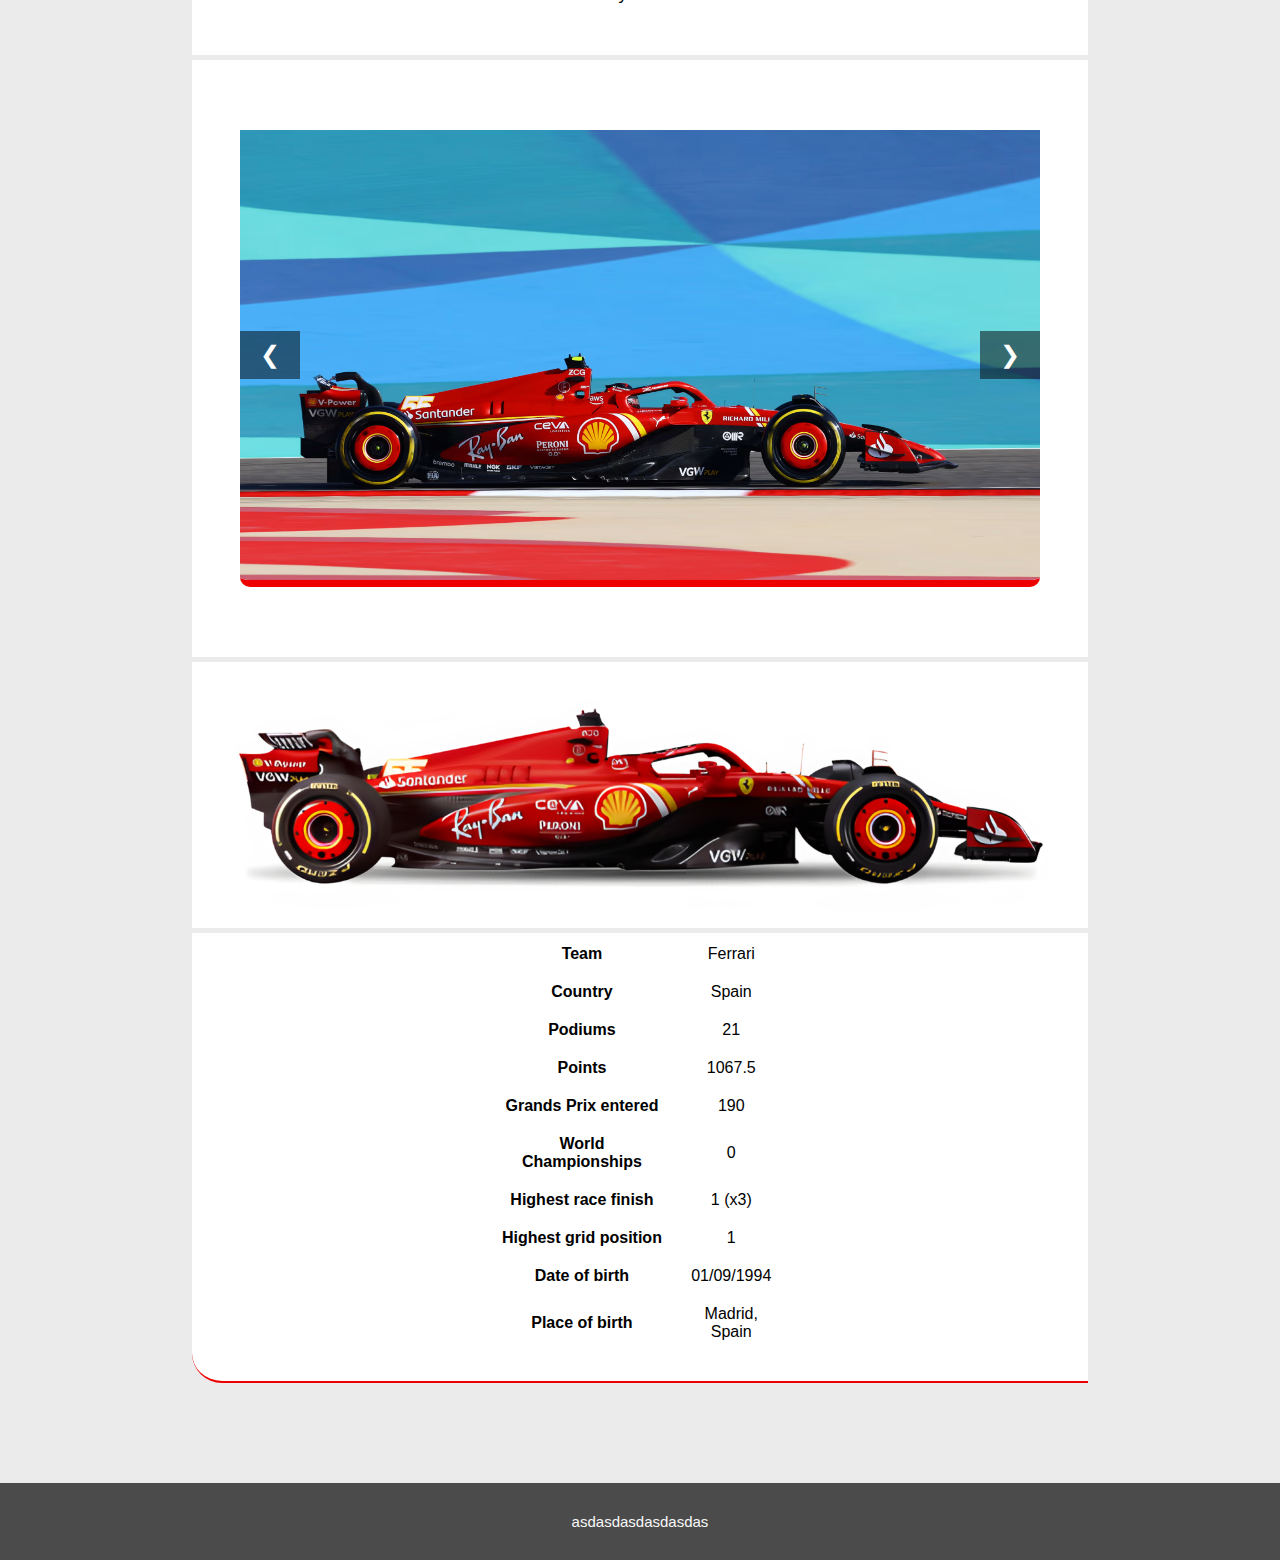
<file: drivers-pages/sainz.html>
<!DOCTYPE html>
<html lang="en">
<head>
    <meta charset="UTF-8">
    <meta name="viewport" content="width=device-width, initial-scale=1.0">
    <link rel="stylesheet" type="text/css" href="../style.css">
    <link rel="icon" type="image/png" sizes="32x32" href="../teams-images/ferrari/sainz-images/sainz-helmet.avif">
    <title>Carlos Sainz</title>
</head>
<body>
  <nav class="navbar">
    <div class="navbar-logo-container">
      <a href="../index.html"><img class="navbar-logo" src="../page-images/F1.svg.png" alt="page-logo"></a>
    </div>
    <input id="menu-toggle" type="checkbox" />
    <label class='menu-button-container' for="menu-toggle">
    <div class='menu-button'></div>
  </label>
    <ul class="menu">
      <li><a href="../index.html">Home</a></li>
      <li class="dropdown">
        <a href="../index.html#section-teams">Drivers</a>
        <div class="dropdown-content">
          <a href="../drivers-pages/hamilton.html">Lewis <strong>HAMILTON</strong></a>
          <a href="../drivers-pages/russell.html">George <strong>RUSSELL</strong></a>
          <a href="../drivers-pages/leclerc.html">Charles <strong>LECLERC</strong></a>
          <a href="../drivers-pages/sainz.html">Carlos <strong>SAINZ</strong></a>
          <a href="../drivers-pages/verstappen.html">Max <strong>VERSTAPPEN</strong></a>
          <a href="../drivers-pages/perez.html">Sergio <strong>PEREZ</strong></a>
          <a href="../drivers-pages/norris.html">Lando <strong>NORRIS</strong></a>
          <a href="../drivers-pages/piastri.html">Oscar <strong>PIASTRI</strong></a>
          <a href="../drivers-pages/alonso.html">Fernando <strong>ALONSO</strong></a>
          <a href="../drivers-pages/stroll.html">Lance <strong>STROLL</strong></a>
        </div>
    </li>
      <li><a class="login-button" href="#">Login</a></li>
    </ul>
  </nav>
    <header class="header">
      
        <div class="header sainz-banner">
          <div class="driver-items">
            <span>55</span>
            <img class="driver-helmet" src="../teams-images/ferrari/sainz-images/sainz-helmet.avif" alt="sainz-helmet">
            <img class="flag" src="../teams-images/ferrari/spain-flag.avif" alt="spain-flag">
          </div>
            <a href="#section-intro"><img class="header-flechas" src="../page-images/flechas.png" alt="flechas-content"></a>
        </div>
        
    </header>

    <main class="main driver-main">
        <section class="section-intro driver-intro" id="section-intro">
            <h1 id="section-title">Carlos SAINZ - Biography</h1>
            <p>
                Born in the Mediterranean idyll of Monaco, Leclerc arrived in F1 on a tidal wave of expectation.<br><br>

                He’s the matador from Madrid racing royalty.<br><br>

                After entering F1’s Bull Ring paired alongside Max Verstappen at Toro Rosso in 2015, Sainz quickly showed his fighting spirit. A tenacious racer, he puts the car on the edge as he hustles his way through the pack. No wonder Sainz has earned the nickname Chilli.<br><br>

                But the Spaniard is intelligent as well as instinctive, thinking his way through a race and into the points. This calm temperament follows him off track where he remains unfazed by the pressures of forging a Grand Prix career with a famous name.<br><br>

                Sainz is the son of double World Rally champion, also his namesake, and has brought some of Dad’s driving skills to the F1 circuit – junior loves a delicious dose of drift for one.<br><br>

                After following in his famous father’s tyre tracks, Sainz has had big racing boots to fill – first at McLaren where he replaced his childhood hero Fernando Alonso, and now at Ferrari, in the seat formerly owned by Sebastian Vettel.<br><br>

                It is never easy living in the shadow of sporting giants, but Sainz has shown the drive and disposition to deal with it - he has scored a Grand Prix victory in both his Scuderia seasons to date. Vamos!
            </p>
        </section>
        <section class="slider">
            <div class="slides">
                <img src="../teams-images/ferrari/sainz-images/image1.avif" alt="slide 1">
                <img src="../teams-images/ferrari/sainz-images/image2.avif" alt="slide 2">
                <img src="../teams-images/ferrari/sainz-images/image3.avif" alt="slide 3">
            </div>
            <button class="prev" onclick="moveSlide(-1)">&#10094;</button>
            <button class="next" onclick="moveSlide(1)">&#10095;</button>
        </section>
        <section class="section-driver">
                <div class="driver-info">
                    <div class="driver-car"><img src="../teams-images/ferrari/ferrari-car.png" alt="ferrari-car"></div>
                    <div class="table-info-container">
                        <table class="driver-info-table">
                            <thead>
                              <tr>
                                <th></th>
                                <th></th>
                              </tr>
                            </thead>
                            <tbody>
                              <tr>
                                <td>Team</td>
                                <td>Ferrari</td>
                              </tr>
                              <tr>
                                <td>Country</td>
                                <td>Spain</td>
                              </tr>
                              <tr>
                                <td>Podiums</td>
                                <td>21</td>
                              </tr>
                              <tr>
                                <td>Points</td>
                                <td>1067.5</td>
                              </tr>
                              <tr>
                                <td>Grands Prix entered</td>
                                <td>190</td>
                              </tr>
                              <tr>
                                <td>World Championships
                                </td>
                                <td>0</td>
                              </tr>
                              <tr>
                                <td>Highest race finish</td>
                                <td>1 (x3)</td>
                              </tr>
                              <tr>
                                <td>Highest grid position</td>
                                <td>1</td>
                              </tr>
                              <tr>
                                <td>Date of birth</td>
                                <td>01/09/1994</td>
                              </tr>
                              <tr>
                                <td>Place of birth</td>
                                <td>Madrid, Spain</td>
                              </tr>
                            </tbody>
                        </table>
                    </div>
                </div>
        </section>
    </main>

    <footer class="footer">
        asdasdasdasdasdas
    </footer>
    <script src="../script.js"></script>
</body>
</html>
</file>
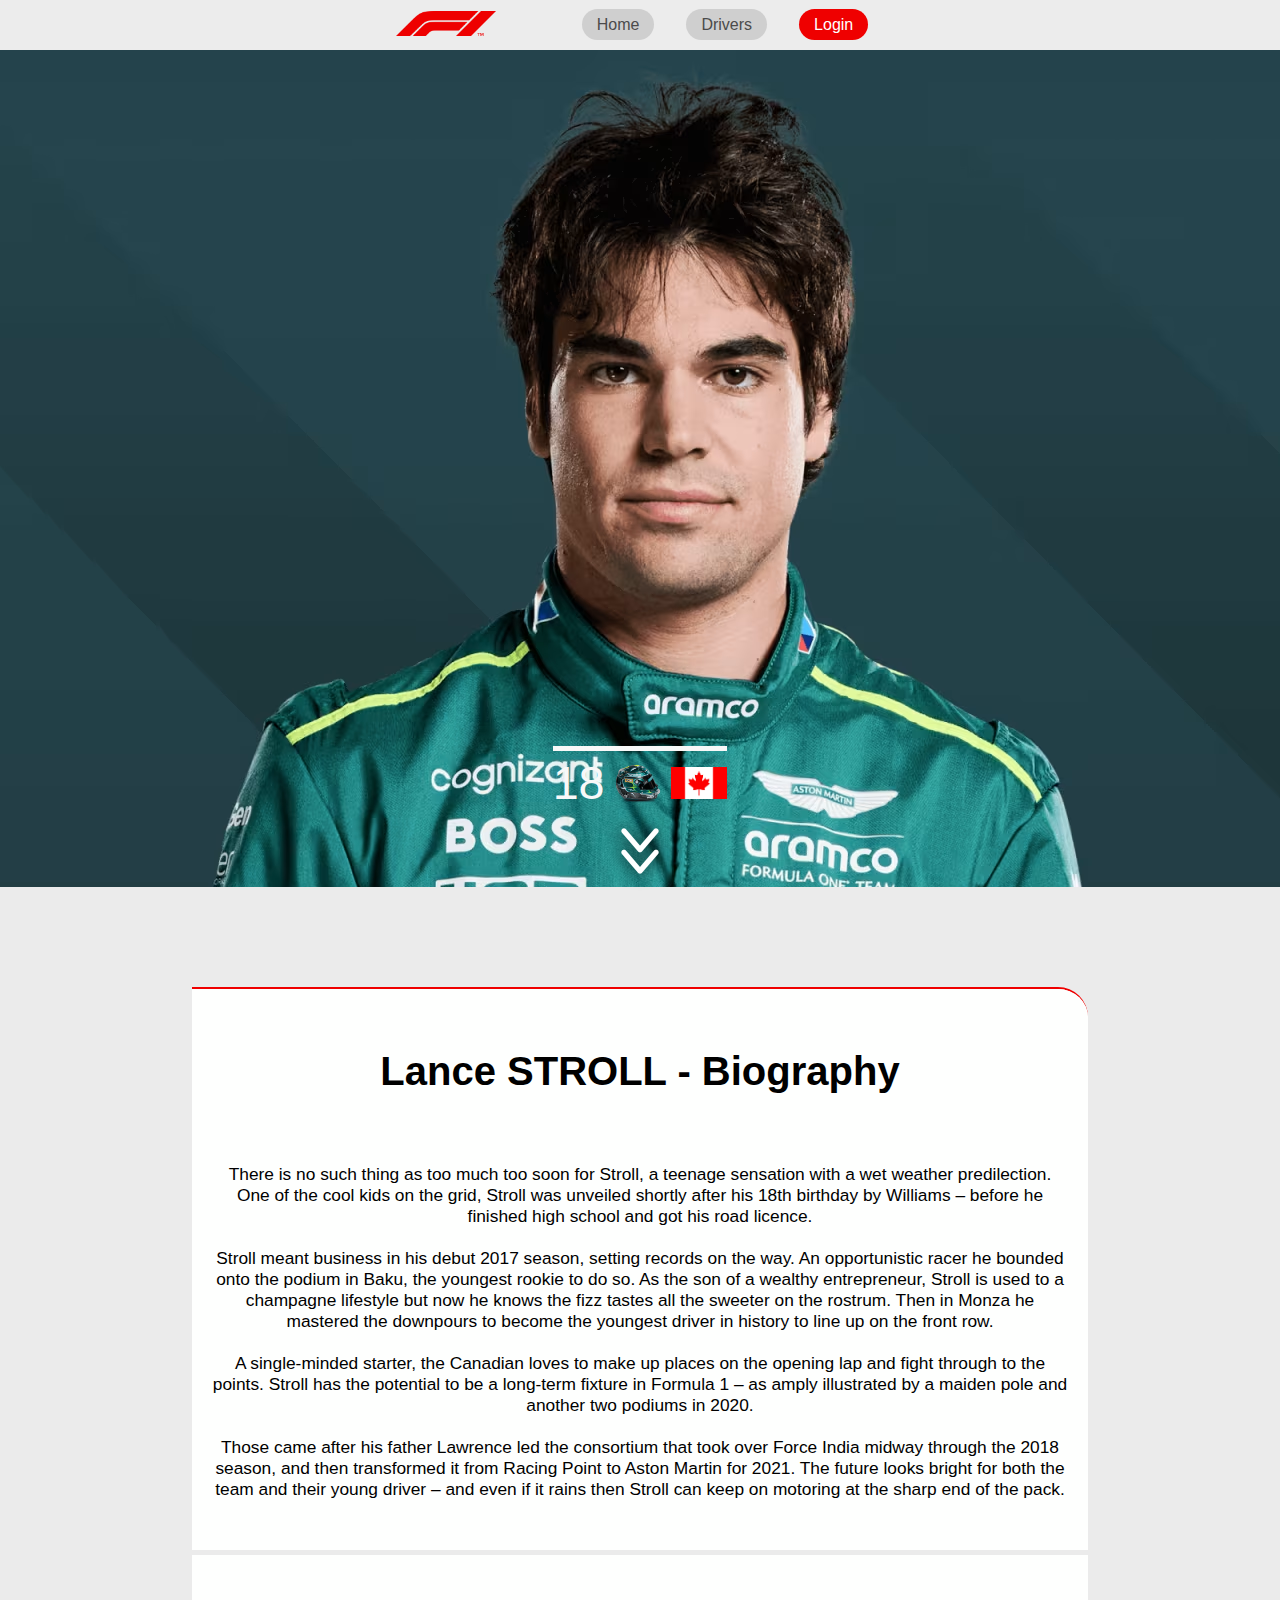
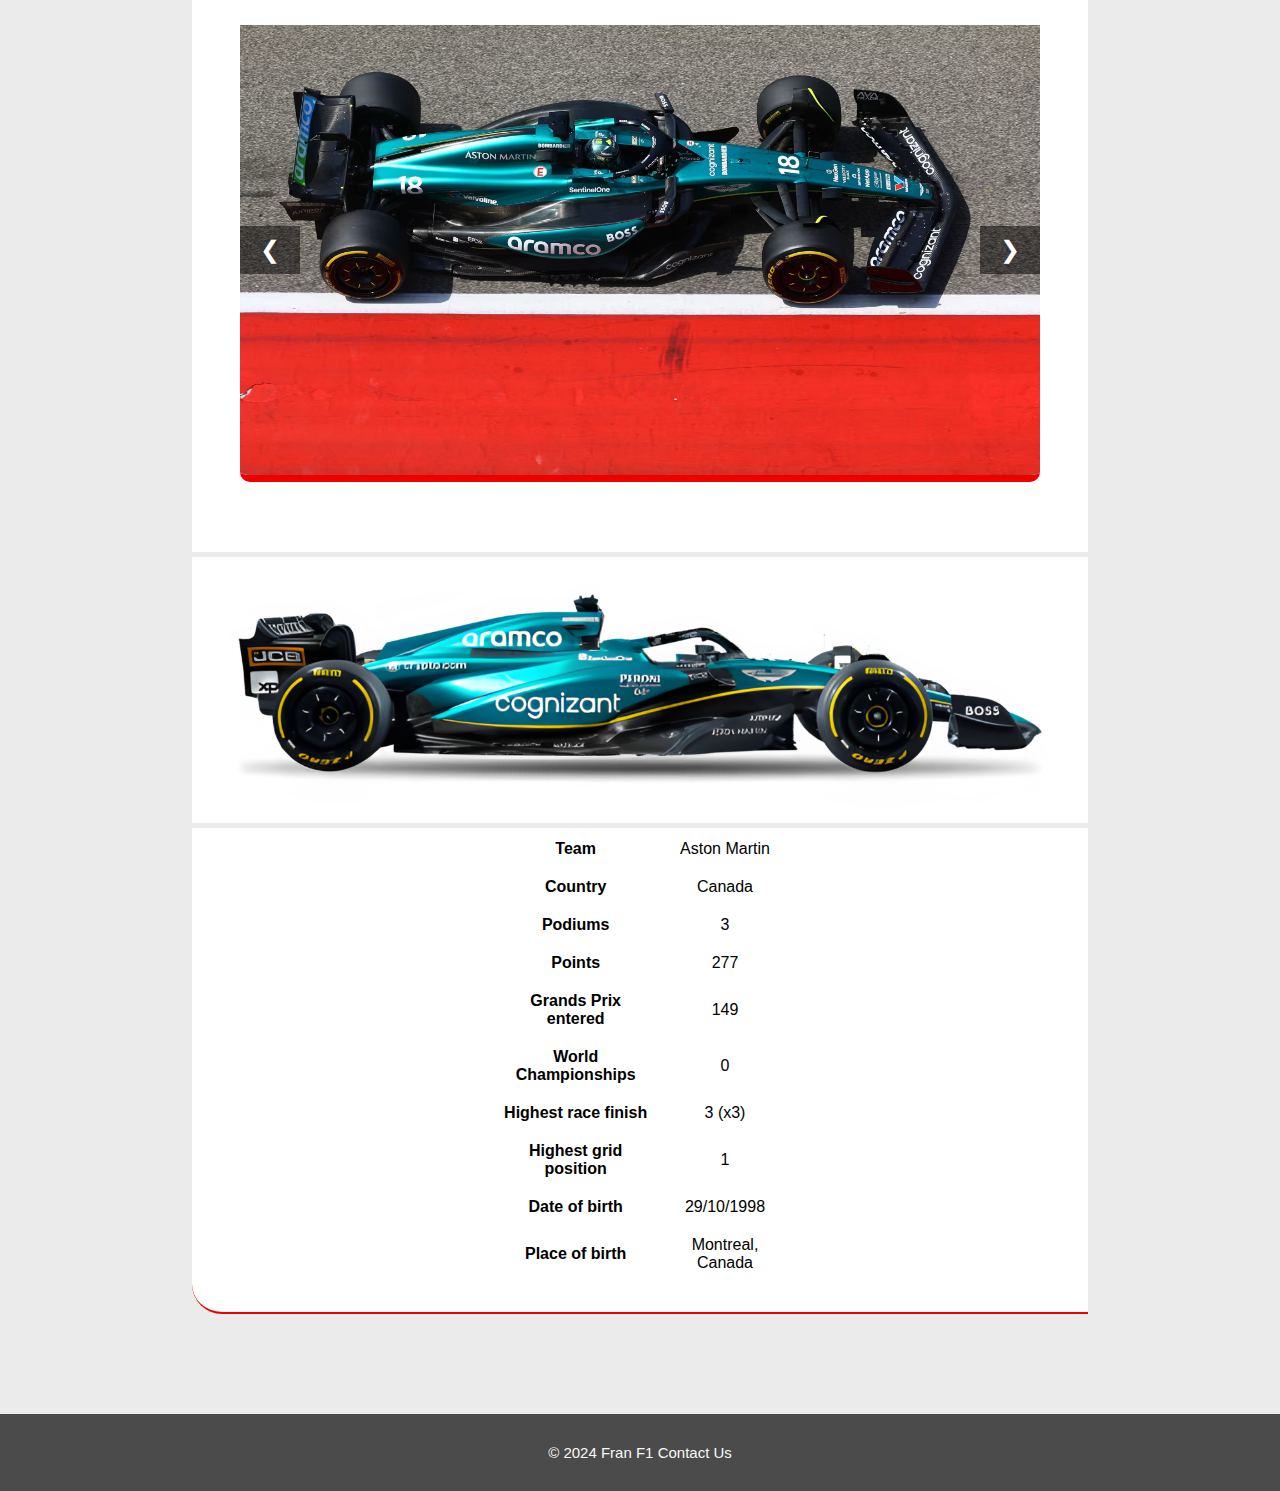
<file: drivers-pages/stroll.html>
<!DOCTYPE html>
<html lang="en">
<head>
    <meta charset="UTF-8">
    <meta name="viewport" content="width=device-width, initial-scale=1.0">
    <link rel="stylesheet" type="text/css" href="../style.css">
    <link rel="icon" type="image/png" sizes="32x32" href="../teams-images/aston-martin/stroll-images/stroll-helmet.avif">
    <title>Lance Stroll</title>
</head>
<body>
  <nav class="navbar">
    <div class="navbar-logo-container">
      <a href="../index.html"><img class="navbar-logo" src="../page-images/F1.svg.png" alt="page-logo"></a>
    </div>
    <input id="menu-toggle" type="checkbox" />
    <label class='menu-button-container' for="menu-toggle">
    <div class='menu-button'></div>
  </label>
    <ul class="menu">
      <li><a href="../index.html">Home</a></li>
      <li class="dropdown">
        <a href="../index.html#section-teams">Drivers</a>
        <div class="dropdown-content">
          <a href="../drivers-pages/hamilton.html">Lewis <strong>HAMILTON</strong></a>
          <a href="../drivers-pages/russell.html">George <strong>RUSSELL</strong></a>
          <a href="../drivers-pages/leclerc.html">Charles <strong>LECLERC</strong></a>
          <a href="../drivers-pages/sainz.html">Carlos <strong>SAINZ</strong></a>
          <a href="../drivers-pages/verstappen.html">Max <strong>VERSTAPPEN</strong></a>
          <a href="../drivers-pages/perez.html">Sergio <strong>PEREZ</strong></a>
          <a href="../drivers-pages/norris.html">Lando <strong>NORRIS</strong></a>
          <a href="../drivers-pages/piastri.html">Oscar <strong>PIASTRI</strong></a>
          <a href="../drivers-pages/alonso.html">Fernando <strong>ALONSO</strong></a>
          <a href="../drivers-pages/stroll.html">Lance <strong>STROLL</strong></a>
        </div>
    </li>
      <li><a class="login-button" href="../contact-us.html#login-form">Login</a></li>
    </ul>
  </nav>
    <header class="header">
                
        <div class="header stroll-banner">
          <div class="driver-items">
            <span>18</span>
            <img class="driver-helmet" src="../teams-images/aston-martin/stroll-images/stroll-helmet.avif" alt="stroll-helmet">
            <img class="flag" src="../teams-images/aston-martin/canada-flag.avif" alt="canada-flag">
          </div>
            <a href="#section-intro"><img class="header-flechas" src="../page-images/flechas.png" alt="flechas-content"></a>
        </div>
        
    </header>

    <main class="main driver-main">
        <section class="section-intro driver-intro" id="section-intro">
            <h1 id="section-title">Lance STROLL - Biography</h1>
            <p>
                There is no such thing as too much too soon for Stroll, a teenage sensation with a wet weather predilection. One of the cool kids on the grid, Stroll was unveiled shortly after his 18th birthday by Williams – before he finished high school and got his road licence.<br><br>

                Stroll meant business in his debut 2017 season, setting records on the way. An opportunistic racer he bounded onto the podium in Baku, the youngest rookie to do so. As the son of a wealthy entrepreneur, Stroll is used to a champagne lifestyle but now he knows the fizz tastes all the sweeter on the rostrum. Then in Monza he mastered the downpours to become the youngest driver in history to line up on the front row.<br><br>

                A single-minded starter, the Canadian loves to make up places on the opening lap and fight through to the points. Stroll has the potential to be a long-term fixture in Formula 1 – as amply illustrated by a maiden pole and another two podiums in 2020.<br><br>

                Those came after his father Lawrence led the consortium that took over Force India midway through the 2018 season, and then transformed it from Racing Point to Aston Martin for 2021. The future looks bright for both the team and their young driver – and even if it rains then Stroll can keep on motoring at the sharp end of the pack.
            </p>
        </section>
        <section class="slider">
            <div class="slides">
                <img src="../teams-images/aston-martin/stroll-images/image1.avif" alt="slide 1">
                <img src="../teams-images/aston-martin/stroll-images/image2.avif" alt="slide 2">
                <img src="../teams-images/aston-martin/stroll-images/image3.avif" alt="slide 3">
            </div>
            <button class="prev" onclick="moveSlide(-1)">&#10094;</button>
            <button class="next" onclick="moveSlide(1)">&#10095;</button>
        </section>
        <section class="section-driver">
                <div class="driver-info">
                    <div class="driver-car"><img src="../teams-images/aston-martin/aston-martin_car.png" alt="aston-martin-car"></div>
                    <div class="table-info-container">
                        <table class="driver-info-table">
                            <thead>
                              <tr>
                                <th></th>
                                <th></th>
                              </tr>
                            </thead>
                            <tbody>
                              <tr>
                                <td>Team</td>
                                <td>Aston Martin</td>
                              </tr>
                              <tr>
                                <td>Country</td>
                                <td>Canada</td>
                              </tr>
                              <tr>
                                <td>Podiums</td>
                                <td>3</td>
                              </tr>
                              <tr>
                                <td>Points</td>
                                <td>277</td>
                              </tr>
                              <tr>
                                <td>Grands Prix entered</td>
                                <td>149</td>
                              </tr>
                              <tr>
                                <td>World Championships
                                </td>
                                <td>0</td>
                              </tr>
                              <tr>
                                <td>Highest race finish</td>
                                <td>3 (x3)</td>
                              </tr>
                              <tr>
                                <td>Highest grid position</td>
                                <td>1</td>
                              </tr>
                              <tr>
                                <td>Date of birth</td>
                                <td>29/10/1998</td>
                              </tr>
                              <tr>
                                <td>Place of birth</td>
                                <td>Montreal, Canada</td>
                              </tr>
                            </tbody>
                        </table>
                    </div>
                </div>
        </section>
    </main>

    <footer class="footer">
      © 2024 Fran F1
      <span class="contact"><a href="../contact-us.html#contact-form">Contact Us</a></span>
    </footer>
    <script src="../script.js"></script>
</body>
</html>
</file>
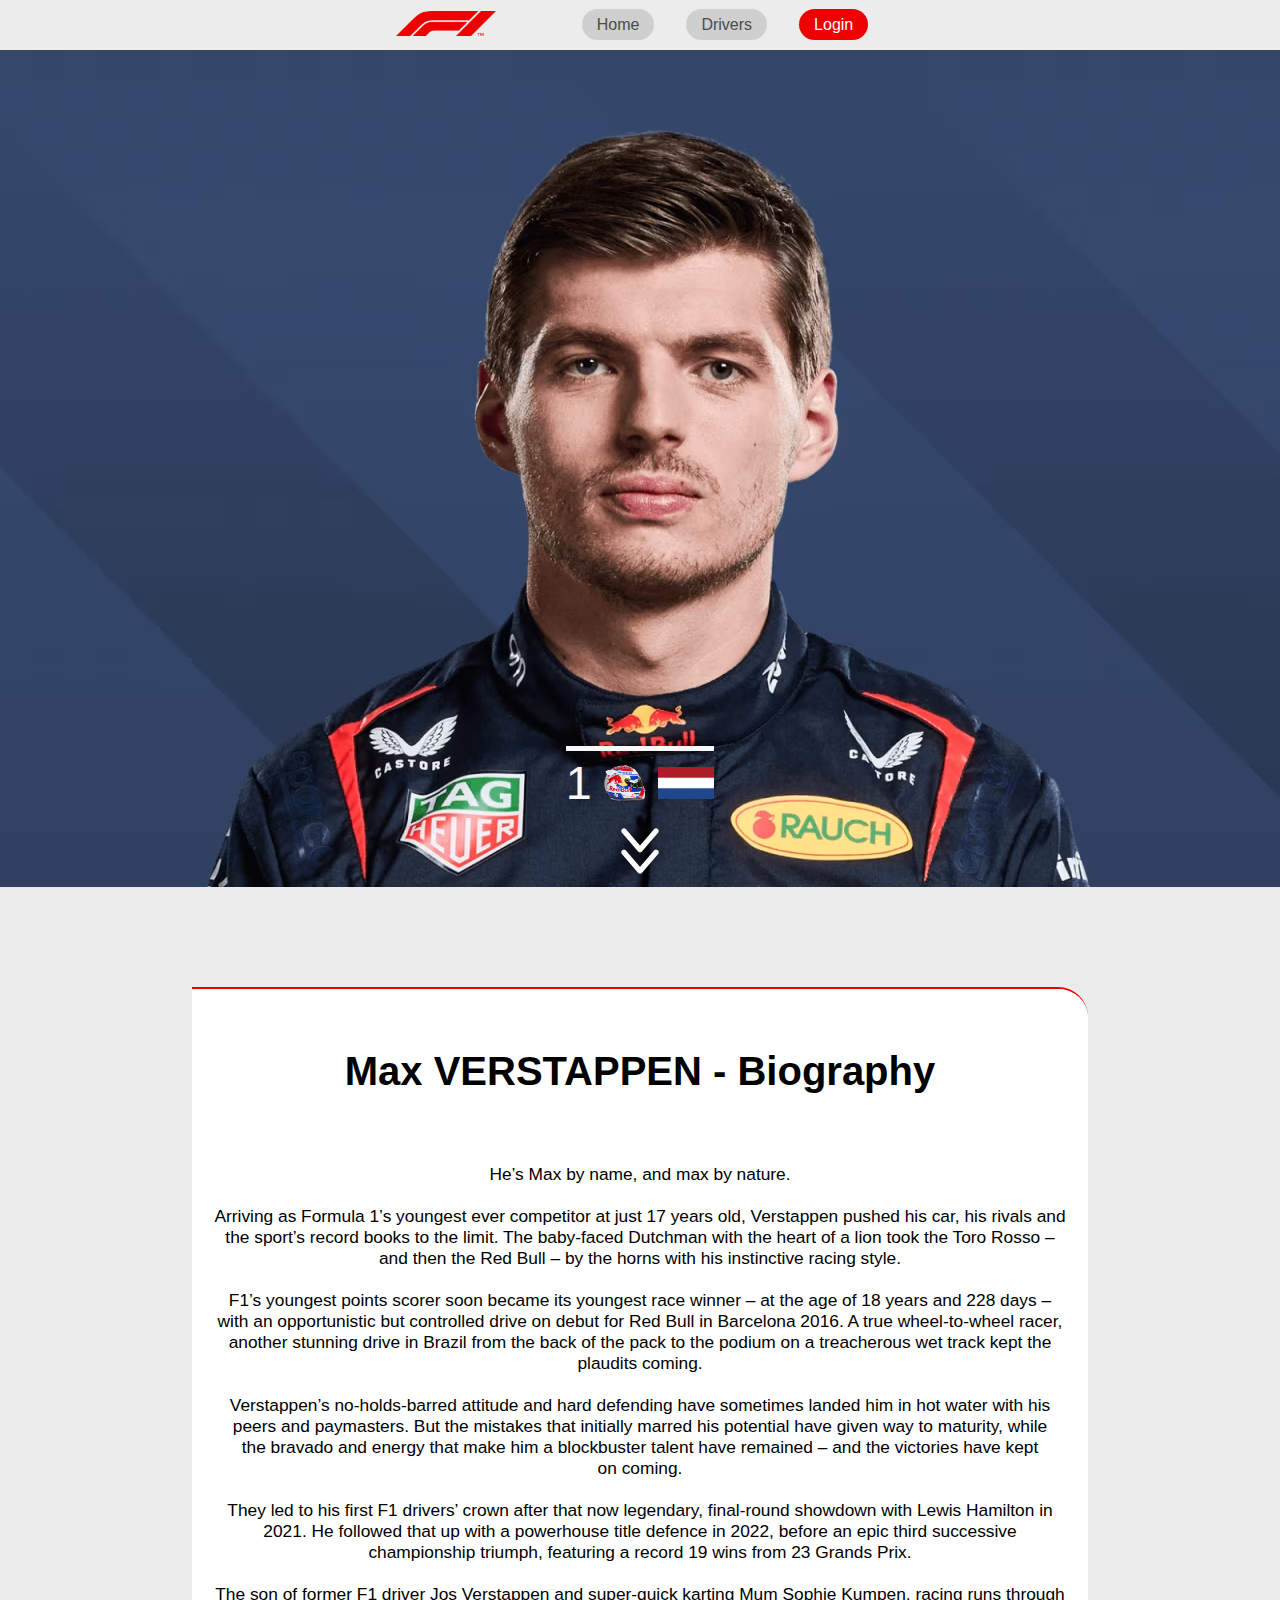
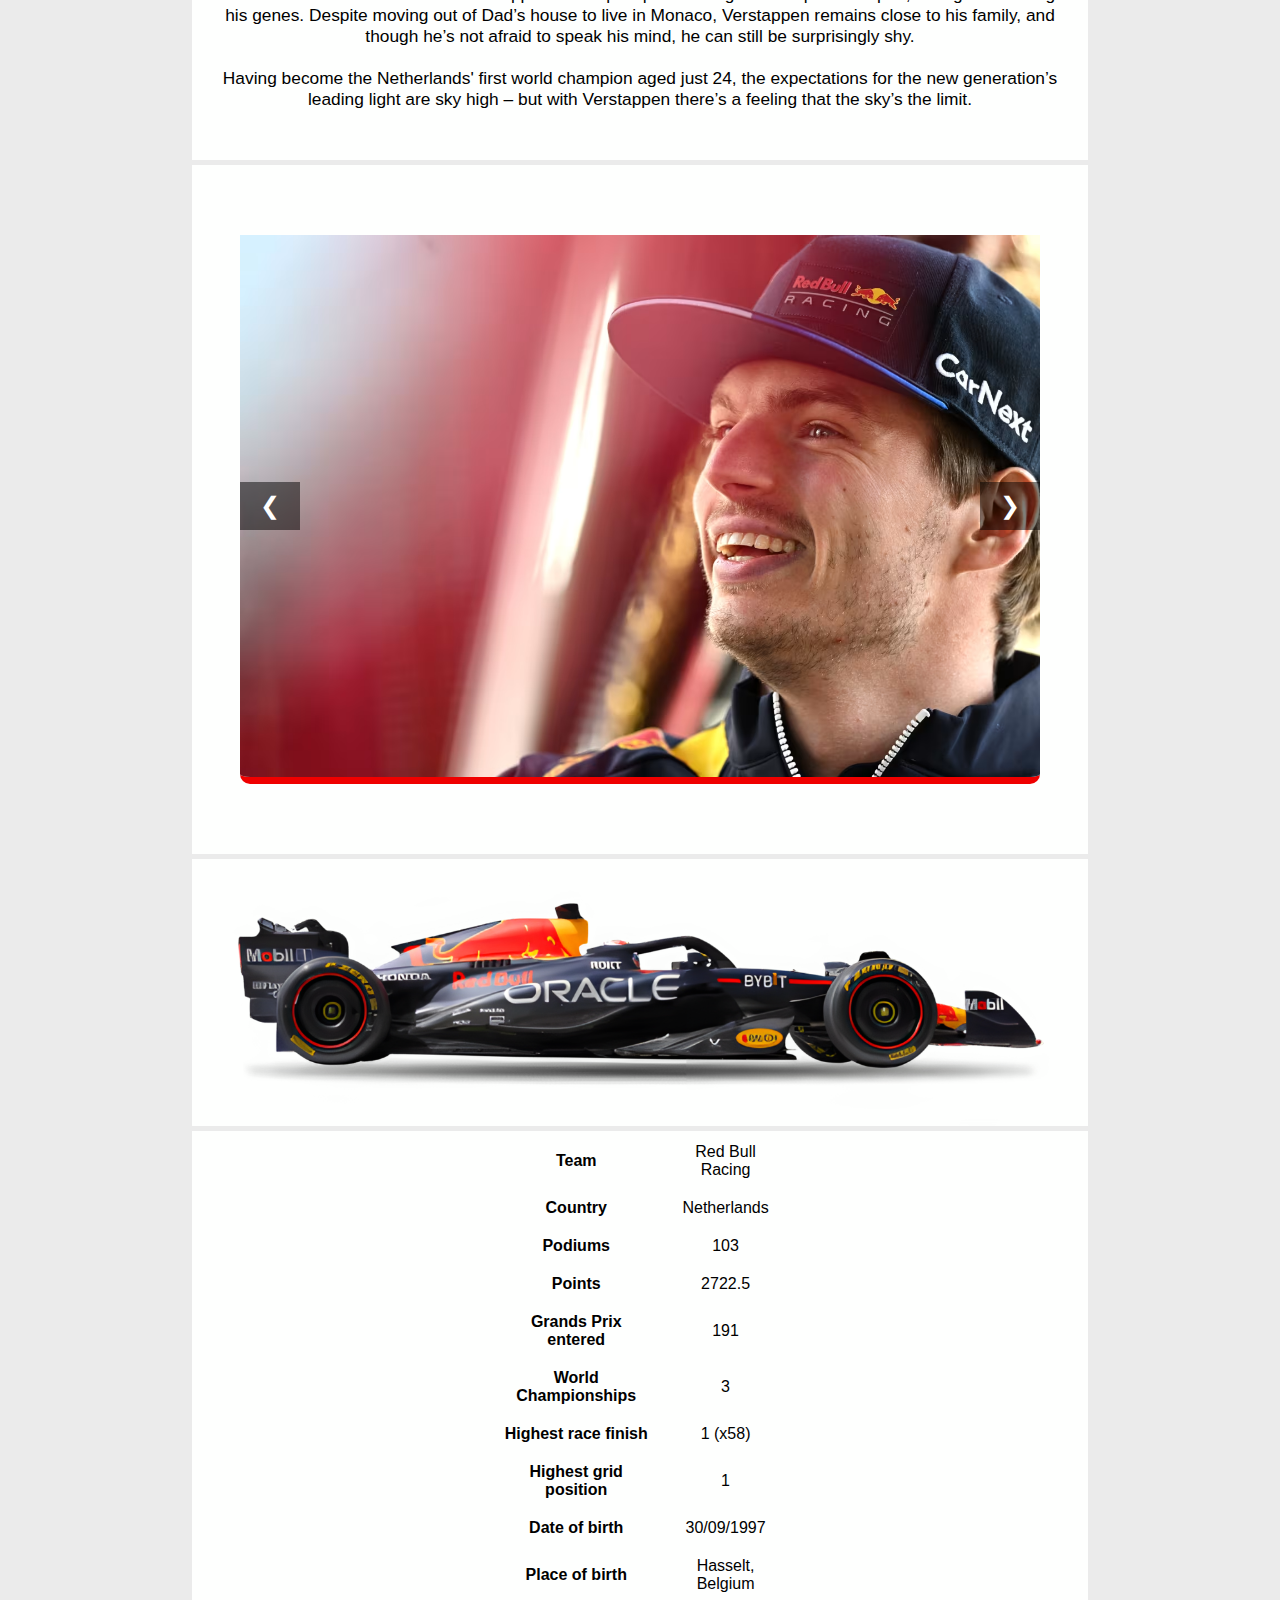
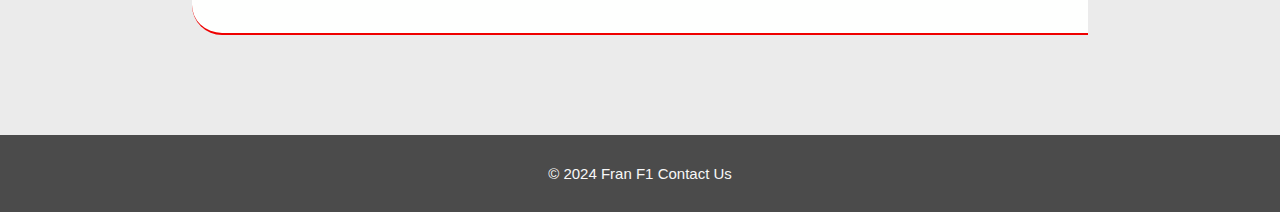
<file: drivers-pages/verstappen.html>
<!DOCTYPE html>
<html lang="en">
<head>
    <meta charset="UTF-8">
    <meta name="viewport" content="width=device-width, initial-scale=1.0">
    <link rel="stylesheet" type="text/css" href="../style.css">
    <link rel="icon" type="image/png" sizes="32x32" href="../teams-images/red-bull/verstappen-images/verstappen-helmet.avif">
    <title>Max Verstappen</title>
</head>
<body>
  <nav class="navbar">
    <div class="navbar-logo-container">
      <a href="../index.html"><img class="navbar-logo" src="../page-images/F1.svg.png" alt="page-logo"></a>
    </div>
    <input id="menu-toggle" type="checkbox" />
    <label class='menu-button-container' for="menu-toggle">
    <div class='menu-button'></div>
  </label>
    <ul class="menu">
      <li><a href="../index.html">Home</a></li>
      <li class="dropdown">
        <a href="../index.html#section-teams">Drivers</a>
        <div class="dropdown-content">
          <a href="../drivers-pages/hamilton.html">Lewis <strong>HAMILTON</strong></a>
          <a href="../drivers-pages/russell.html">George <strong>RUSSELL</strong></a>
          <a href="../drivers-pages/leclerc.html">Charles <strong>LECLERC</strong></a>
          <a href="../drivers-pages/sainz.html">Carlos <strong>SAINZ</strong></a>
          <a href="../drivers-pages/verstappen.html">Max <strong>VERSTAPPEN</strong></a>
          <a href="../drivers-pages/perez.html">Sergio <strong>PEREZ</strong></a>
          <a href="../drivers-pages/norris.html">Lando <strong>NORRIS</strong></a>
          <a href="../drivers-pages/piastri.html">Oscar <strong>PIASTRI</strong></a>
          <a href="../drivers-pages/alonso.html">Fernando <strong>ALONSO</strong></a>
          <a href="../drivers-pages/stroll.html">Lance <strong>STROLL</strong></a>
        </div>
    </li>
      <li><a class="login-button" href="../contact-us.html#login-form">Login</a></li>
    </ul>
  </nav>
    <header class="header">
      
        <div class="header verstappen-banner">
          <div class="driver-items">
            <span>1</span>
            <img class="driver-helmet" src="../teams-images/red-bull/verstappen-images/verstappen-helmet.avif" alt="verstappen-helmet">
            <img class="flag" src="../teams-images/red-bull/netherlands-flag.avif" alt="netherlands-flag">
          </div>
            <a href="#section-intro"><img class="header-flechas" src="../page-images/flechas.png" alt="flechas-content"></a>
        </div>
        
    </header>

    <main class="main driver-main">
        <section class="section-intro driver-intro" id="section-intro">
            <h1 id="section-title">Max VERSTAPPEN - Biography</h1>
            <p>
                He’s Max by name, and max by nature.<br><br>

                Arriving as Formula 1’s youngest ever competitor at just 17 years old, Verstappen pushed his car, his rivals and the sport’s record books to the limit. The baby-faced Dutchman with the heart of a lion took the Toro Rosso – and then the Red Bull – by the horns with his instinctive racing style.<br><br>

                F1’s youngest points scorer soon became its youngest race winner – at the age of 18 years and 228 days – with an opportunistic but controlled drive on debut for Red Bull in Barcelona 2016. A true wheel-to-wheel racer, another stunning drive in Brazil from the back of the pack to the podium on a treacherous wet track kept the plaudits coming.<br><br>

                Verstappen’s no-holds-barred attitude and hard defending have sometimes landed him in hot water with his peers and paymasters. But the mistakes that initially marred his potential have given way to maturity, while the bravado and energy that make him a blockbuster talent have remained – and the victories have kept on coming.<br><br>

                They led to his first F1 drivers’ crown after that now legendary, final-round showdown with Lewis Hamilton in 2021. He followed that up with a powerhouse title defence in 2022, before an epic third successive championship triumph, featuring a record 19 wins from 23 Grands Prix.<br><br>

                The son of former F1 driver Jos Verstappen and super-quick karting Mum Sophie Kumpen, racing runs through his genes. Despite moving out of Dad’s house to live in Monaco, Verstappen remains close to his family, and though he’s not afraid to speak his mind, he can still be surprisingly shy.<br><br>

                Having become the Netherlands' first world champion aged just 24, the expectations for the new generation’s leading light are sky high – but with Verstappen there’s a feeling that the sky’s the limit.
            </p>
        </section>
        <section class="slider">
            <div class="slides">
                <img src="../teams-images/red-bull/verstappen-images/image1.avif" alt="slide 1">
                <img src="../teams-images/red-bull/verstappen-images/image2.avif" alt="slide 2">
                <img src="../teams-images/red-bull/verstappen-images/image3.avif" alt="slide 3">
                <img src="../teams-images/red-bull/verstappen-images/image4.avif" alt="slide 4">
                <img src="../teams-images/red-bull/verstappen-images/image5.avif" alt="slide 5">
            </div>
            <button class="prev" onclick="moveSlide(-1)">&#10094;</button>
            <button class="next" onclick="moveSlide(1)">&#10095;</button>
        </section>
        <section class="section-driver">
                <div class="driver-info">
                    <div class="driver-car"><img src="../teams-images/red-bull/red-bull-car.png" alt="red-bull-car"></div>
                    <div class="table-info-container">
                        <table class="driver-info-table">
                            <thead>
                              <tr>
                                <th></th>
                                <th></th>
                              </tr>
                            </thead>
                            <tbody>
                              <tr>
                                <td>Team</td>
                                <td>Red Bull Racing</td>
                              </tr>
                              <tr>
                                <td>Country</td>
                                <td>Netherlands</td>
                              </tr>
                              <tr>
                                <td>Podiums</td>
                                <td>103</td>
                              </tr>
                              <tr>
                                <td>Points</td>
                                <td>2722.5</td>
                              </tr>
                              <tr>
                                <td>Grands Prix entered</td>
                                <td>191</td>
                              </tr>
                              <tr>
                                <td>World Championships
                                </td>
                                <td>3</td>
                              </tr>
                              <tr>
                                <td>Highest race finish</td>
                                <td>1 (x58)</td>
                              </tr>
                              <tr>
                                <td>Highest grid position</td>
                                <td>1</td>
                              </tr>
                              <tr>
                                <td>Date of birth</td>
                                <td>30/09/1997</td>
                              </tr>
                              <tr>
                                <td>Place of birth</td>
                                <td>Hasselt, Belgium</td>
                              </tr>
                            </tbody>
                        </table>
                    </div>
                </div>
        </section>
    </main>

    <footer class="footer">
      © 2024 Fran F1
      <span class="contact"><a href="../contact-us.html#contact-form">Contact Us</a></span>
    </footer>
    <script src="../script.js"></script>
</body>
</html>
</file>
<file: style.css>
html {
  scroll-behavior: smooth;
}

* {
  box-sizing: border-box;
}

body {
  margin: 0;
  padding: 0;
  min-height: 100vh;
  background-color: #ebebeb;
  font-family: "Gill Sans", "Gill Sans MT", Calibri, "Trebuchet MS", sans-serif;
}

.header {
  width: 100%;
  height: 93vh;
  background-color: #ebebeb;
}

.navbar {
  display: flex;
  align-items: center;
  justify-content: center;
  background-color: #ececec;
  height: 50px;
  padding: 1em;
  gap: 70px;
  position: sticky;
  top: 0;
  z-index: 100;
}

.navbar-logo {
  width: 100px;
  height: 100%;
}

.menu {
  display: flex;
  list-style-type: none;
  margin: 0;
  padding: 0;
}

.menu > li {
  margin: 0 1rem;
}

.menu a {
  text-decoration: none;
  color: #4b4b4b;
  background-color: #cfcfcf;
  padding: 7px 15px 7px 15px;
  border-radius: 25px;
  transition: background-color 0.5s;
}

.menu a:hover {
  background-color: #ffffff;
}

.menu .login-button {
  text-decoration: none;
  color: #ffffff;
  background-color: #ef0000;
  padding: 7px 15px 7px 15px;
  border-radius: 25px;
  transition: background-color 0.5s;
}

.menu .login-button:hover {
  background-color: #ff2323;
}

.menu-button-container {
  display: none;
  height: 100%;
  width: 30px;
  cursor: pointer;
  flex-direction: column;
  justify-content: center;
  align-items: center;
}

#menu-toggle {
  display: none;
}

.menu-button,
.menu-button::before,
.menu-button::after {
  display: block;
  background-color: #ef0000;
  position: absolute;
  height: 4px;
  width: 30px;
  transition: transform 400ms cubic-bezier(0.23, 1, 0.32, 1);
  border-radius: 2px;
}

.menu-button::before {
  content: "";
  margin-top: -8px;
}

.menu-button::after {
  content: "";
  margin-top: 8px;
}

#menu-toggle:checked + .menu-button-container .menu-button::before {
  margin-top: 0px;
  transform: rotate(405deg);
}

#menu-toggle:checked + .menu-button-container .menu-button {
  background: rgba(255, 255, 255, 0);
}

#menu-toggle:checked + .menu-button-container .menu-button::after {
  margin-top: 0px;
  transform: rotate(-405deg);
}

@media (max-width: 955px) {
  .navbar {
    justify-content: space-between;
  }
  .menu-button-container {
    display: flex;
  }
  .menu {
    position: absolute;
    top: 0;
    margin-top: 50px;
    left: 0;
    flex-direction: column;
    width: 100%;
    justify-content: center;
    align-items: center;
  }

  .menu > li {
    overflow: hidden;
  }

  .menu a {
    text-decoration: none;
    color: #fff;
    background-color: transparent;
    padding: 0;
    border-radius: 0;
  }

  .menu a:hover {
    background-color: transparent;
  }

  .menu .login-button {
    text-decoration: none;
    color: #ffffff;
    background-color: transparent;
    padding: 0;
    border-radius: 0;
  }

  #menu-toggle ~ .menu li {
    height: 0;
    margin: 0;
    padding: 0;
    border: 0;
    transition: height 400ms cubic-bezier(0.23, 1, 0.32, 1);
  }
  #menu-toggle:checked ~ .menu li {
    border: 1px solid #ececec;
    height: 4em;
    padding: 1.2em;
    transition: height 400ms cubic-bezier(0.23, 1, 0.32, 1);
  }
  .menu > li {
    display: flex;
    justify-content: center;
    margin: 0;
    padding: 0.5em 0;
    width: 100%;
    color: white;
    background-color: #ef0000e0;
  }
  .menu > li:not(:last-child) {
    border-bottom: 1px solid #444;
  }
}

.banner {
  background-image: linear-gradient(#000000bd, #e6e6e64d),
    url(page-images/header-img.jpg);
  min-width: 100%;
  background-position: center;
  display: flex;
  justify-content: center;
  align-items: center;
}

.header a {
  align-self: flex-end;
}

.header .header-flechas {
  height: 4rem;
  width: 4rem;
  filter: contrast(0) brightness(100) drop-shadow(0 0 0.5rem #000000e3);
  transition: filter 0.5s;
}

.header .header-flechas:hover {
  filter: contrast(0) brightness(100);
}

/* DROPDOWN */
.dropdown {
  position: relative;
}

.dropdown > a:hover {
  border-radius: 15px 15px 0px 0px;
}

.dropdown-content {
  display: none;
  position: absolute;
  top: 140%;
  left: 0;
  background-color: #ececec;
  border: 1px solid #cccccc;
  border-radius: 5px;
  padding: 20px;
  box-shadow: 0px 3px 5px #0000001a;
  z-index: 1;
  display: grid;
  grid-template-columns: repeat(2, 1fr);
  grid-template-rows: repeat(5, 1fr);
  gap: 10px;
}

.dropdown-content {
  display: none;
}

.dropdown-content a {
  display: block;
  padding: 10px 20px;
  border-top-right-radius: 5px;
  border-bottom-left-radius: 5px;
  color: #ffffff;
  background-color: #ef0000;
  text-decoration: none;
  transition: background-color 0.3s ease;
  text-wrap: nowrap;
  transition: transform 0.5s;
}

.dropdown-content a:hover {
  transform: scale(1.05);
  background-color: #ef0000;
}

.dropdown:hover .dropdown-content {
  display: grid;
}

/* DROPDOWN */

.main {
  display: flex;
  flex-direction: column;
  background-color: #ebebeb;
  width: 70%;
  margin-left: auto;
  margin-right: auto;
  margin-top: 100px;
}

.section-intro {
  display: flex;
  flex-direction: column;
  align-items: center;
  text-align: center;
  background-color: #ebebeb;
  border-top: 2px solid #ef0000;
  border-top-right-radius: 30px;
  border-bottom: 2px solid #ef0000;
  border-bottom-left-radius: 30px;
}

.section-intro h1 {
  text-wrap: balance;
  font-size: 30pt;
  margin: 60px 0;
}

.section-intro p {
  text-wrap: pretty;
  font-size: 13pt;
  margin: 10px 0 50px 0;
  padding: 0 20px;
}

.section-teams {
  display: flex;
  flex-direction: column;
  justify-content: center;
  align-items: center;
  margin-top: 100px;
}

.section-teams h2 {
  text-wrap: balance;
  font-size: 30pt;
  padding: 10px 0px;
  margin-top: 40px;
}

.grid-team-container {
  display: grid;
  grid-template-rows: repeat(6, 1fr);
  grid-template-columns: repeat(4, 1fr);
  width: 100%;
  height: 50vh;
  margin-top: 10px;
  border-top: 5px solid #ef0000;
  border-top-left-radius: 10px;
  border-top-right-radius: 10px;
}

.grid-logo {
  grid-area: 1 / 1 / 3 / 3;
  background-color: #fefffe;
}

.grid-logo img {
  max-width: 100%;
  max-height: 100%;
  display: block;
  margin: auto;
}

.grid-d1 {
  grid-area: 3 / 1 / 6 / 2;
  background-color: #fefffe;
  display: flex;
  justify-content: end;
}

.grid-d1 img {
  max-width: 100%;
  max-height: 100%;
  display: block;
  margin: auto;
  transition: transform 0.5s;
  cursor: pointer;
}

.grid-d1 img:hover {
  transform: translateY(-5px);
}

.grid-d2 {
  grid-area: 3 / 2 / 6 / 3;
  background-color: #fefffe;
  display: flex;
  justify-content: start;
}

.grid-d2 img {
  max-width: 100%;
  max-height: 100%;
  display: block;
  margin: auto;
  transition: transform 0.5s;
  cursor: pointer;
}

.grid-d2 img:hover {
  transform: translateY(-5px);
}

.grid-info {
  grid-area: 1 / 3 / 6 / 5;
  background-color: #fefffe;
  display: flex;
  justify-content: center;
  align-items: center;
  border-left: 5px solid #ebebeb;
}

@media screen and (min-width: 956px) and (max-width: 1240px) {
  .grid-info {
    overflow: scroll;
  }
}

.team-info {
  width: 100%;
  background-color: #fefffe;
  border-collapse: collapse;
  color: #000000;
  margin: 40px 20px 20px 20px;
}

.team-info td {
  padding: 5px;
  text-align: start;
}

td:first-child {
  font-weight: bold;
}

@media screen and (max-width: 955px) {
  .main {
    width: 90%;
  }

  .grid-team-container {
    grid-template-rows: 1fr 1fr;
    grid-template-columns: 1fr 1fr;
    height: auto;
  }

  .grid-logo {
    grid-area: 1 / 1 / 2 / 3;
    height: fit-content;
  }

  .grid-d1 {
    grid-area: 2 / 1 / 3 / 2;
    justify-content: center;
  }

  .grid-d2 {
    grid-area: 2 / 2 / 3 / 3;
    justify-content: center;
  }

  .grid-info {
    border-left: none;
    margin-bottom: 50px;
    grid-area: 3 / 1 / 4 / 3;
    height: fit-content;
  }

  .team-info {
    margin-top: 10px;
  }
}

.footer {
  margin-top: auto;
  background-color: black;
  color: white;
}

/* SLIDER DRIVERS IMAGES*/

.slider {
  position: relative;
  max-width: 800px;
  margin: 70px auto;
  overflow: hidden;
  border-bottom: 7px solid #ef0000;
  border-bottom-left-radius: 10px;
  border-bottom-right-radius: 10px;
}

.slides {
  display: flex;
  transition: transform 0.5s ease-in-out;
}

.slides img {
  width: 100%;
  height: auto;
}

button {
  position: absolute;
  top: 50%;
  transform: translateY(-50%);
  background: rgba(0, 0, 0, 0.5);
  color: white;
  font-size: 24px;
  padding: 10px 20px;
  border: none;
  cursor: pointer;
}

.prev {
  left: 0;
}

.next {
  right: 0;
}

/* SLIDER DRIVERS IMAGES*/

.hamilton-banner {
  background-image: url(teams-images/mercedes/hamilton.avif);
  min-width: 100%;
  background-position: top;
  display: flex;
  justify-content: center;
  align-items: center;
}

.russell-banner {
  background-image: url(teams-images/mercedes/russell.avif);
  min-width: 100%;
  background-position: top;
  display: flex;
  justify-content: center;
  align-items: center;
}

.leclerc-banner {
  background-image: url(teams-images/ferrari/leclerc.avif);
  min-width: 100%;
  background-position: top;
  display: flex;
  justify-content: center;
  align-items: center;
}

.sainz-banner {
  background-image: url(teams-images/ferrari/sainz.avif);
  min-width: 100%;
  background-position: top;
  display: flex;
  justify-content: center;
  align-items: center;
}

.verstappen-banner {
  background-image: url(teams-images/red-bull/verstappen.avif);
  min-width: 100%;
  background-position: top;
  display: flex;
  justify-content: center;
  align-items: center;
}

.perez-banner {
  background-image: url(teams-images/red-bull/perez.avif);
  min-width: 100%;
  background-position: top;
  display: flex;
  justify-content: center;
  align-items: center;
}

.norris-banner {
  background-image: url(teams-images/mclaren/norris.avif);
  min-width: 100%;
  background-position: top;
  display: flex;
  justify-content: center;
  align-items: center;
}

.piastri-banner {
  background-image: url(teams-images/mclaren/piastri.avif);
  min-width: 100%;
  background-position: top;
  display: flex;
  justify-content: center;
  align-items: center;
}

.alonso-banner {
  background-image: url(teams-images/aston-martin/alonso.avif);
  min-width: 100%;
  background-position: top;
  display: flex;
  justify-content: center;
  align-items: center;
}

.stroll-banner {
  background-image: url(teams-images/aston-martin/stroll.avif);
  min-width: 100%;
  background-position: top;
  display: flex;
  justify-content: center;
  align-items: center;
}

.driver-items {
  display: flex;
  justify-content: center;
  align-items: center;
  font-size: 35pt;
  position: absolute;
  bottom: 10%;
  border-top: 5px solid #f8f8f8;
  padding-top: 5px;
}

.driver-items span {
  color: #f8f8f8;
}

.driver-items .driver-helmet {
  height: 2.75rem;
}

.driver-items .flag {
  height: 2rem;
}

.driver-main {
  background-color: #fefffe;
  border-top: 2px solid #ef0000;
  border-top-right-radius: 30px;
  border-bottom: 2px solid #ef0000;
  border-bottom-left-radius: 30px;
  margin-bottom: 100px;
  padding-bottom: 30px;
}

.driver-intro {
  display: flex;
  flex-direction: column;
  align-items: center;
  border: none;
  background-color: #fefffe;
  border-bottom: 5px solid #ebebeb;
  border-bottom-left-radius: 0;
}

.driver-info {
  display: grid;
  grid-template-rows: repeat(2, 1fr);
  grid-template-columns: repeat(3, 1fr);
  min-width: 100%;
  min-height: 100%;
  background-color: #fefffe;
}

.driver-car {
  grid-area: 1/1/3/4;
  background-color: #fefffe;
  border-top: 5px solid #ebebeb;
  border-bottom: 5px solid #ebebeb;
  display: flex;
  justify-content: center;
  align-items: center;
}

.driver-car img {
  max-width: 100%;
}

.table-info-container {
  grid-area: 3/2/4/3;
  background-color: #fefffe;
  display: flex;
  justify-content: center;
  align-items: center;
}

.driver-info-table {
  width: 100%;
  height: 100%;
  background-color: #fefffe;
  border-collapse: collapse;
  color: #000000;
}

.driver-info-table td {
  padding: 10px;
  text-align: center;
}

td:first-child {
  font-weight: bold;
}

.footer {
  padding: 30px;
  text-align: center;
  color: #f8f8f8;
  background-color: #4b4b4b;
  font-size: 15px;
}

.contact a {
  text-decoration: none;
  color: #f8f8f8;
}

.contact a:hover {
  text-decoration: underline;
}

.contact-main {
  height: 100vh;
  background-color: #ebebeb;
  display: flex;
  gap: 30px;
  flex-direction: column;
  justify-content: center;
  align-items: center;
  margin: 40px 0;
}

.container {
    width: 80%;
    height: 80%;
    display: flex;
    flex-direction: column;
    align-items: center;
    justify-content: center;
    position: relative;
    border-radius: 3px;
    border: 1px solid #ef0000;
    background: linear-gradient(to right, #a30c0c, #db0303);
    box-shadow: #000000 0px 3px 8px;
  }
  
  .container form .descr {
    font-size: 40px;
    font-weight: 500;
    color: #e8e8e8;
    margin-bottom: 25px;
    margin-top: 25px;
    text-align: center;
  }
  
  .form {
    display: flex;
    flex-direction: column;
    align-items: center;
    justify-content: center;
    width: 80%;
    height: 80%;
  }
  
  .input, textarea {
    margin: 1em 0 1em 0;
    width: 100%;
    position: relative;
  }
  
  .input input, textarea {
    font-size: 100%;
    padding: 0.7em;
    outline: none;
    color: #e8e8e8;
    border: none;
    border-bottom: 2px solid #e8e8e8;
    background: transparent;
    border-radius: none;
    width: 100%;
    resize: none;
  }
  
  .input label {
    font-size: 100%;
    position: absolute;
    left: 0;
    color: #e8e8e8;
    padding: 0.7em;
    margin-left: 0.1em;
    pointer-events: none;
    transition: all 0.5s ease;
    text-transform: uppercase;
  }
  
  .input :is(input:focus, input:valid)~label {
    transform: translateY(-50%) scale(.9);
    margin: 0em;
    padding: 0.4em;
    background: transparent;
  }
  
  .input textarea:focus ~ label,
  .input textarea:valid ~ label {
    transform: translateY(-50%) scale(.9);
    margin: 0em;
    padding: 0.4em;
    background: transparent;
  }
  
  .inputGroup :is(input:focus, input:valid) {
    border-color: rgb(37, 37, 211);
  }
  
  .form button {
    color: #e8e8e8;
    font-size: 15px;
    align-self: flex-start;
    padding: 0.6em;
    border: none;
    cursor: pointer;
    margin-bottom: 50px;
    background: transparent;
    transition: all 0.3s ease-in-out;
    position: static;
  }
  
.form-login button {
    margin-top: 20px;
}

  .form button:before {
    content: "";
    position: absolute;
    bottom: 100%;
    left: 0;
    width: 100%;
    height: 100%;
    background-color: #e8e8e8;
    opacity: 0;
    transition: opacity 0.3s ease-in-out;
  }
  
  .form button:hover:before {
    opacity: 0.2;
  }
  
  .form button:hover {
    transform: translateY(-3px);
    box-shadow: 0 5px 15px rgba(0, 0, 0, 0.3);
  }
</file>
